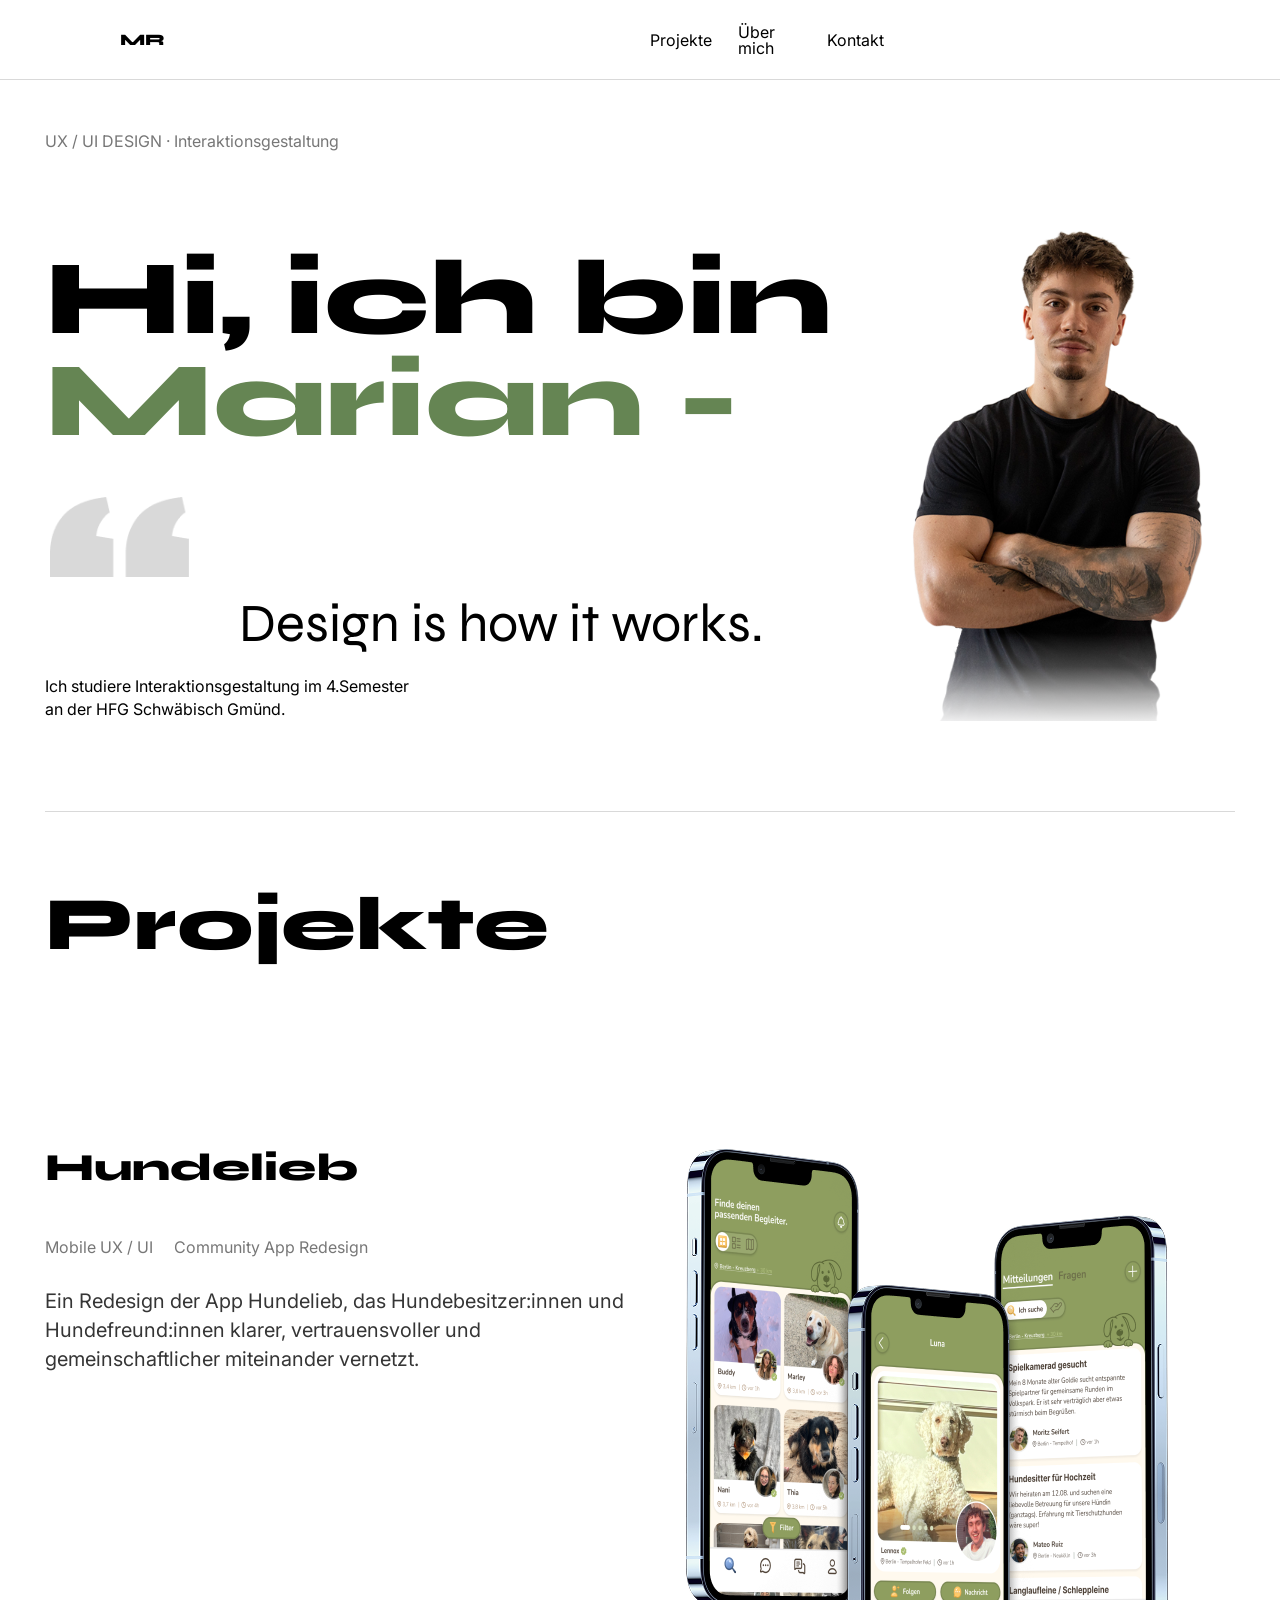
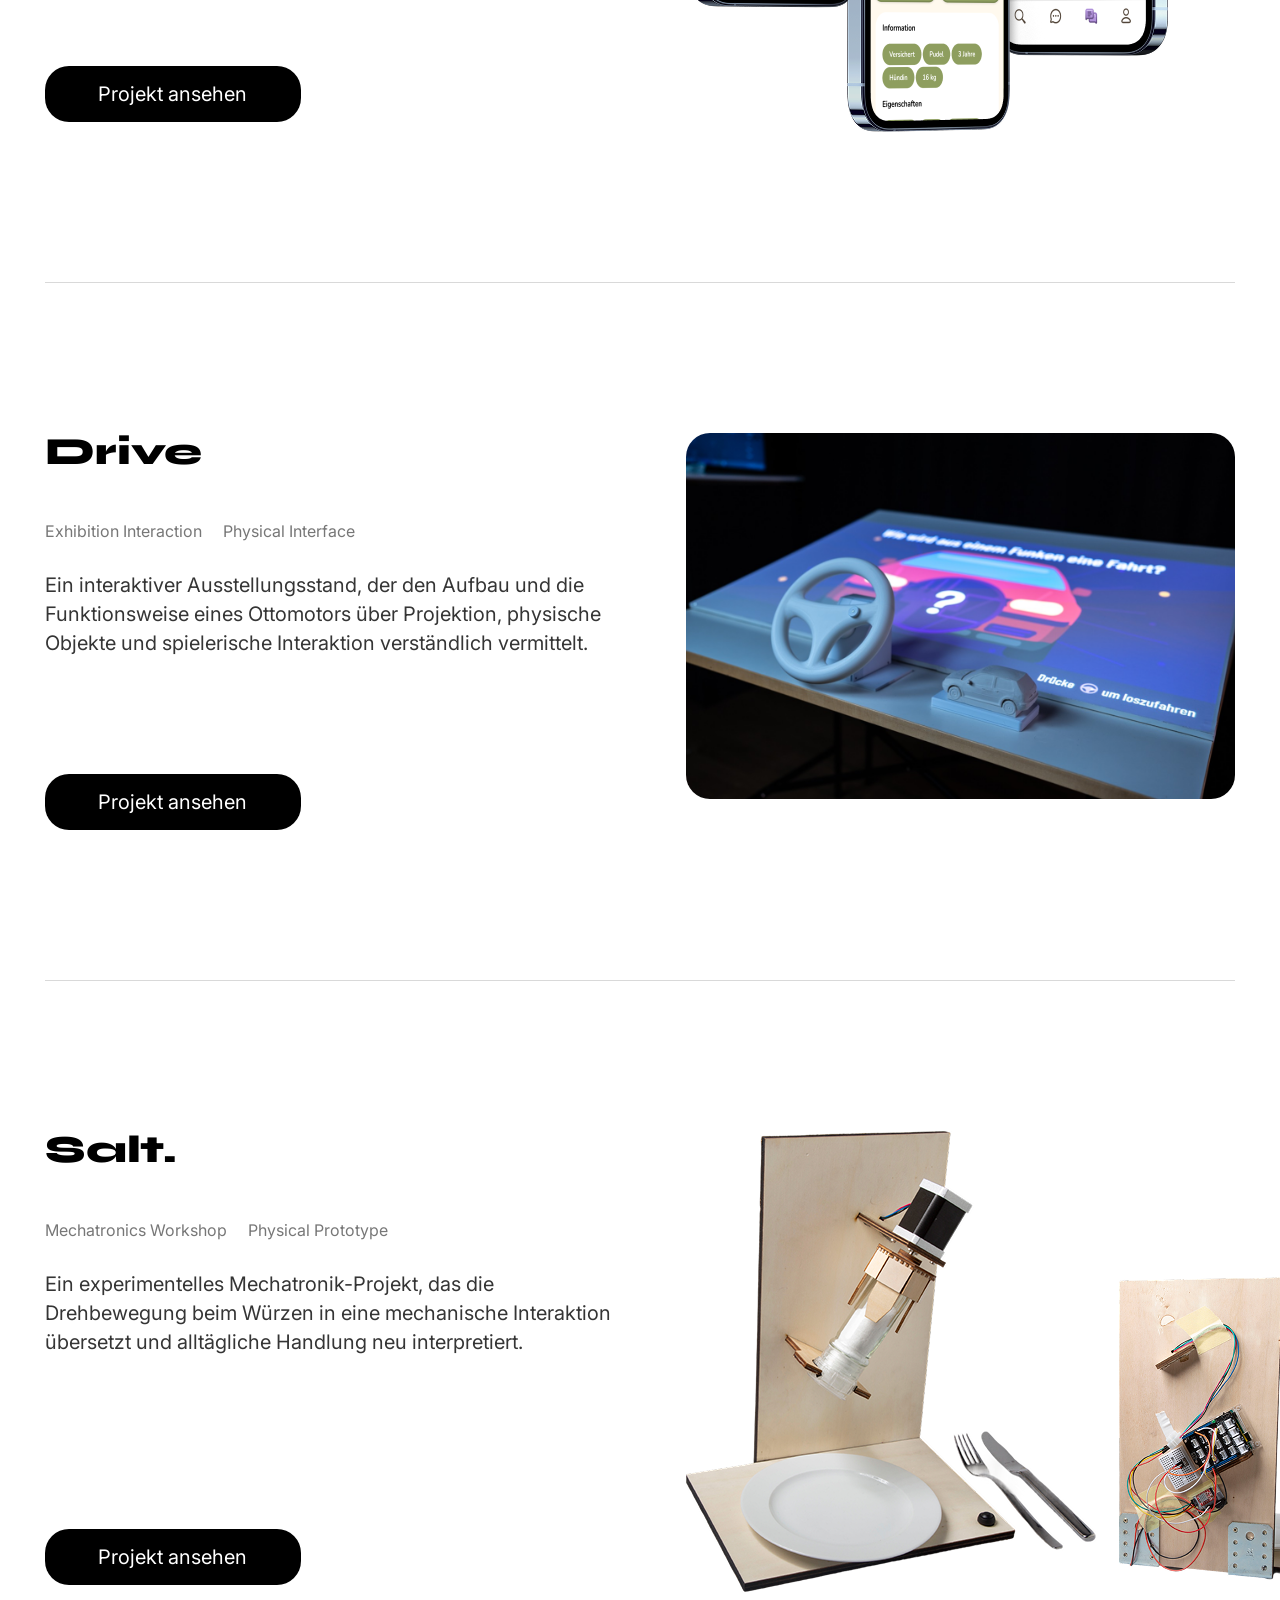
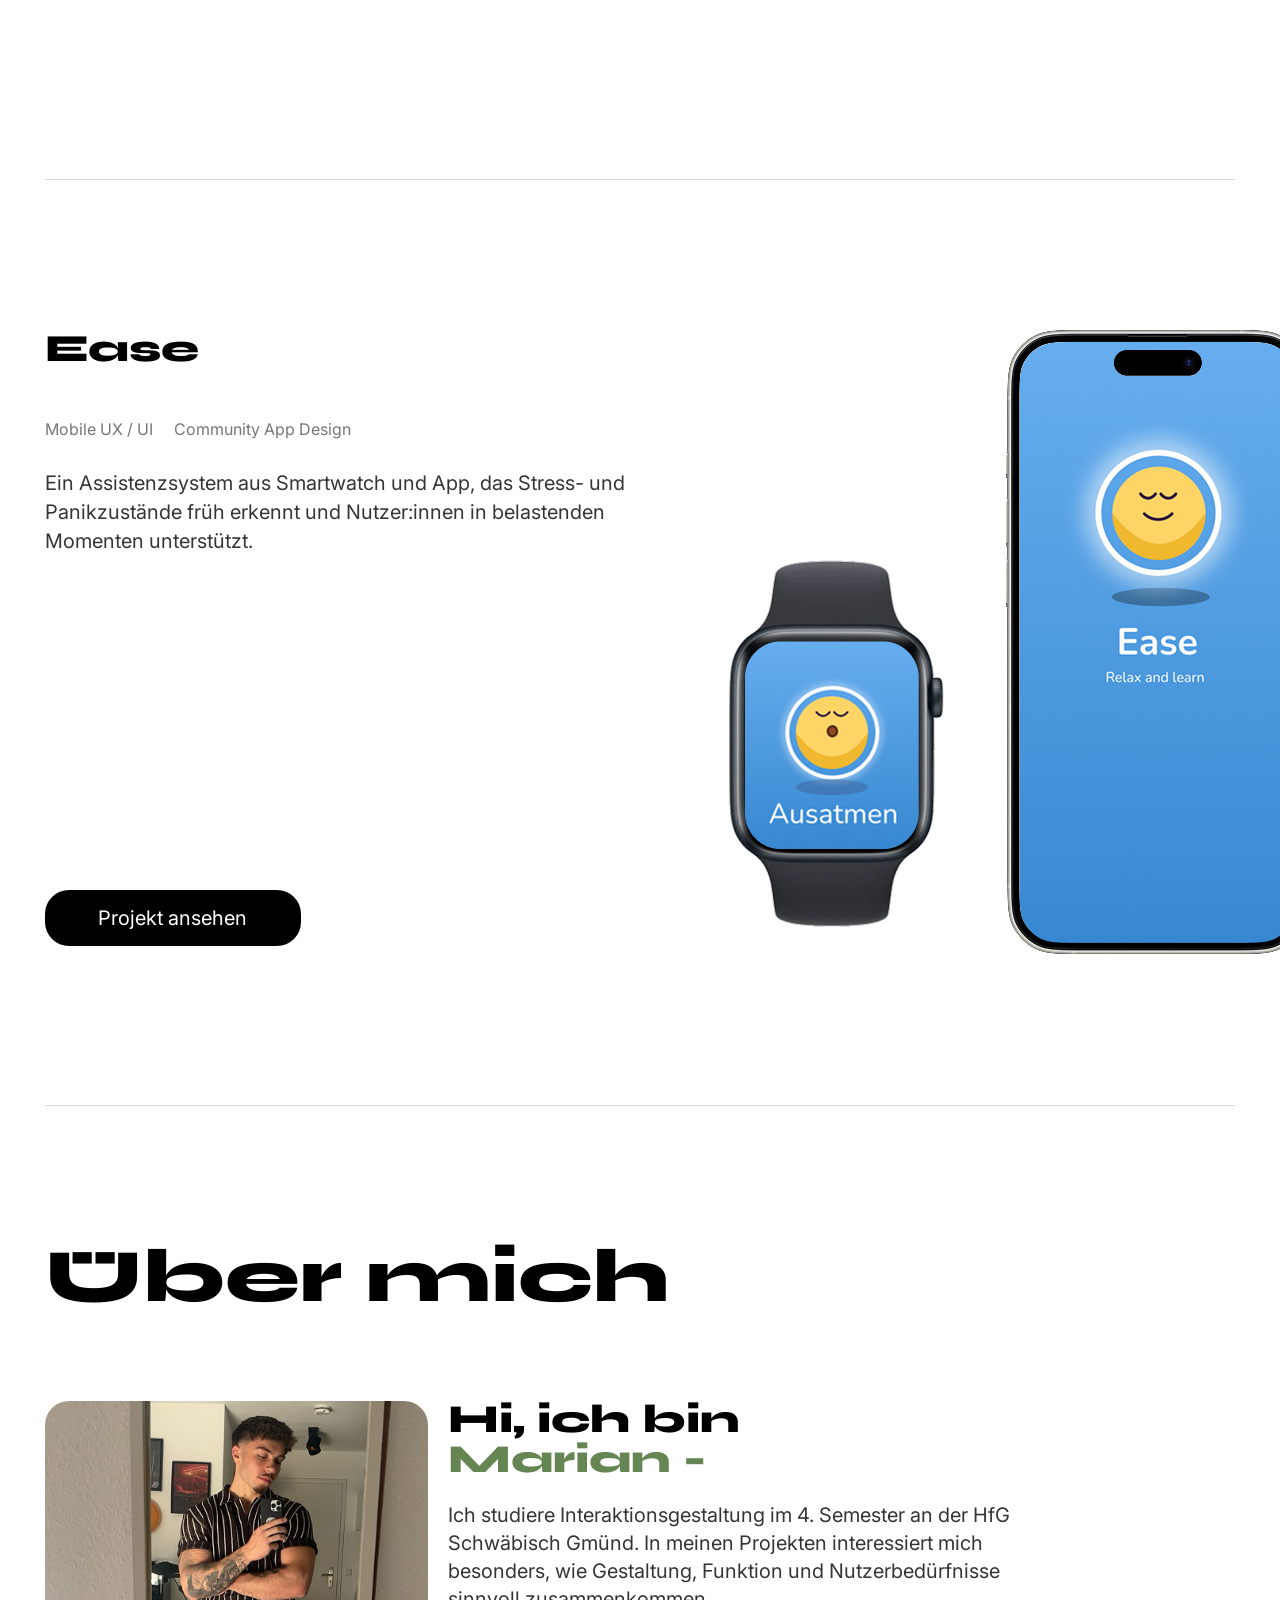
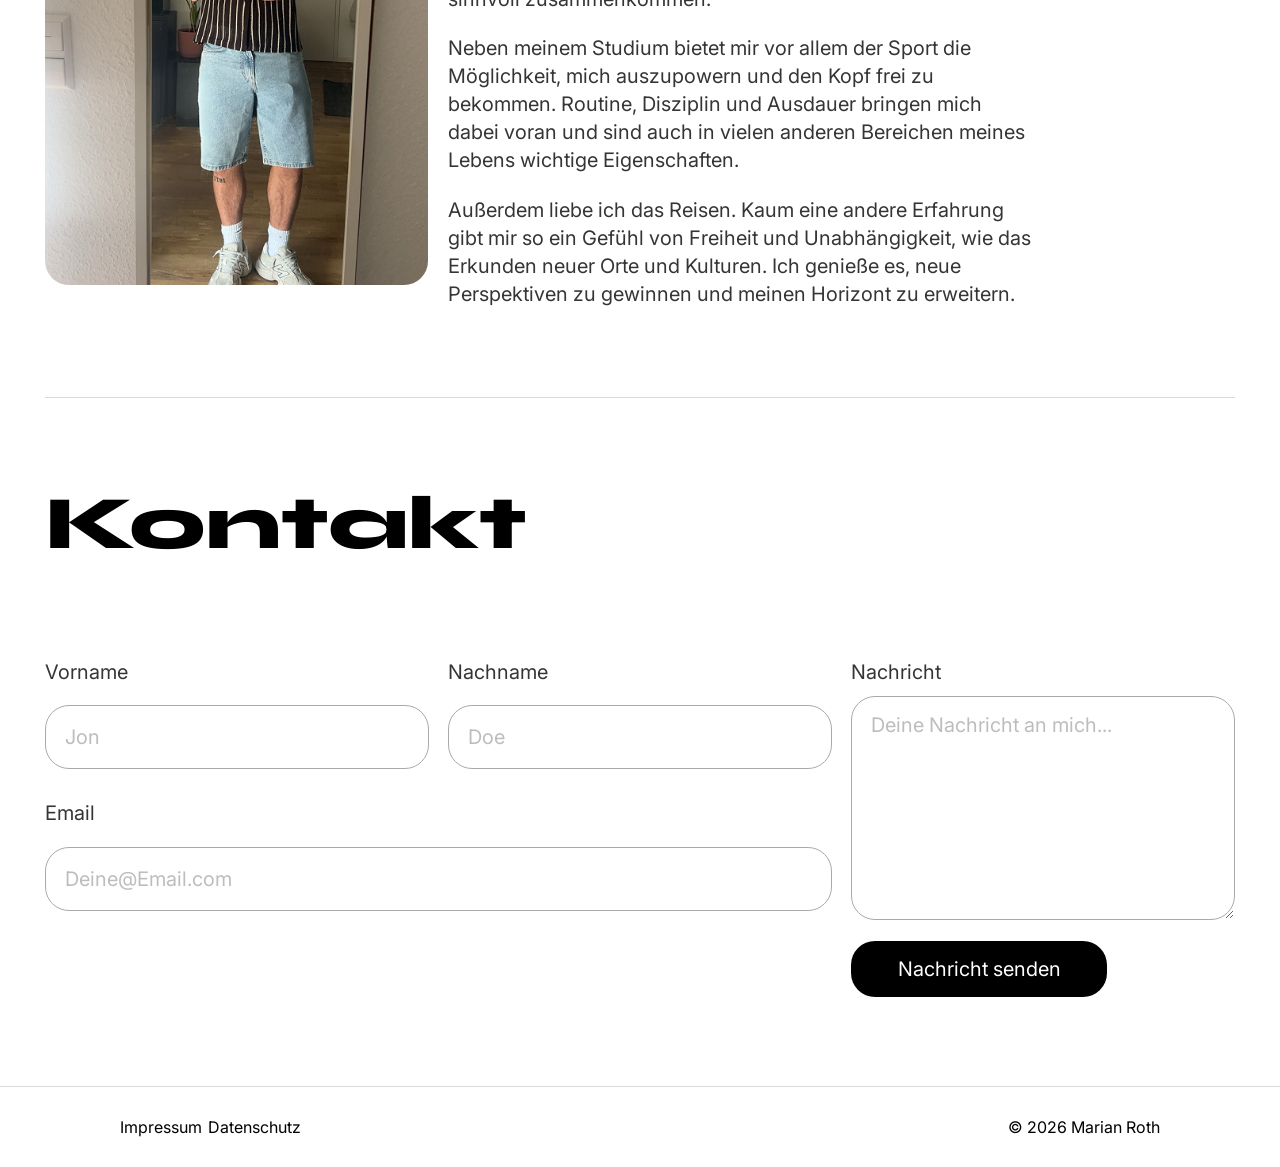
<file: index.html>
<!DOCTYPE html>
<html lang="de">
<head>
    <meta charset="UTF-8">
    <meta name="viewport" content="width=device-width, initial-scale=1.0">
    <title>Marian - UX/UI Design</title>
    <link rel="icon" href="./favicon.png?v=2" type="image/png" sizes="32x32">
    <link rel="shortcut icon" href="./favicon.png?v=2" type="image/png">
    <link rel="preconnect" href="https://fonts.googleapis.com">
    <link rel="preconnect" href="https://fonts.gstatic.com" crossorigin>
    <link href="https://fonts.googleapis.com/css2?family=Syne:wght@400;700;800&family=Inter:wght@400;500;600&display=swap" rel="stylesheet">
    <link rel="stylesheet" href="styles/components.css">
    <link rel="stylesheet" href="styles/index.css">
    <script src="components/navigation.js"></script>
    <script src="components/footer.js"></script>
</head>
<body class="home-page">
    <app-navigation></app-navigation>
    <div class="grid-debug" aria-hidden="true">
        <span></span><span></span><span></span><span></span><span></span><span></span>
        <span></span><span></span><span></span><span></span><span></span><span></span>
    </div>

    <main class="page-shell">
        <div class="content-container">
            <section class="section hero section-divider" aria-labelledby="hero-title">
                <div class="hero-grid">
                    <div class="hero-copy">
                        <p class="section-meta">UX / UI DESIGN &middot; Interaktionsgestaltung</p>
                        <header>
                            <h1 id="hero-title" class="hero-title">
                                <span class="greeting-line">Hi, ich bin</span>
                                <span class="accent name-line">Marian -</span>
                            </h1>
                        </header>

                        <figure class="hero-quote-wrap">
                            <img class="hero-quote-mark" src="images/quote.png?v=2" alt="" aria-hidden="true">
                            <blockquote class="hero-quote">Design is how it works.</blockquote>
                        </figure>

                        <p class="hero-intro">
                            Ich studiere Interaktionsgestaltung im 4.Semester<br>an der HFG Schw&auml;bisch Gm&uuml;nd.
                        </p>
                    </div>

                    <figure class="hero-media hero-media-main">
                        <img src="assets/images/Me.png" alt="Portrait von Marian">
                    </figure>
                </div>
            </section>

            <section id="projekte" class="section projects" aria-labelledby="projects-title">
                <header>
                    <h2 id="projects-title" class="section-title">Projekte</h2>
                </header>

                <article class="project-row section-divider">
                    <div class="project-copy">
                        <h3 class="project-title">Hundelieb</h3>
                        <p class="project-tags">
                            <span>Mobile UX / UI</span>
                            <span>Community App Redesign</span>
                        </p>
                        <p class="project-description">
                            Ein Redesign der App Hundelieb, das Hundebesitzer:innen und Hundefreund:innen klarer,
                            vertrauensvoller und gemeinschaftlicher miteinander vernetzt.
                        </p>
                        <a class="btn-primary project-button-hundelieb" href="projects/hundelieb.html">Projekt ansehen</a>
                    </div>

                    <figure class="project-media project-media-single project-media-hundelieb">
                        <img src="assets/images/Hundelieb/Blue.png" alt="Screens der Hundelieb App">
                    </figure>
                </article>

                <article class="project-row section-divider">
                    <div class="project-copy">
                        <h3 class="project-title">Drive</h3>
                        <p class="project-tags">
                            <span>Exhibition Interaction</span>
                            <span>Physical Interface</span>
                        </p>
                        <p class="project-description">
                            Ein interaktiver Ausstellungsstand, der den Aufbau und die Funktionsweise eines Ottomotors
                            &uuml;ber Projektion, physische Objekte und spielerische Interaktion verst&auml;ndlich vermittelt.
                        </p>
                        <a class="btn-primary project-button-drive" href="projects/drive.html">Projekt ansehen</a>
                    </div>

                    <figure class="project-media project-media-single project-media-drive">
                        <img src="assets/images/Drive/Hero.png" alt="Interaktiver Ausstellungsstand Moderne Autos">
                    </figure>
                </article>

                <article class="project-row section-divider">
                    <div class="project-copy">
                        <h3 class="project-title">Salt.</h3>
                        <p class="project-tags">
                            <span>Mechatronics Workshop</span>
                            <span>Physical Prototype</span>
                        </p>
                        <p class="project-description">
                            Ein experimentelles Mechatronik-Projekt, das die Drehbewegung beim W&uuml;rzen in eine
                            mechanische Interaktion &uuml;bersetzt und allt&auml;gliche Handlung neu interpretiert.
                        </p>
                        <a class="btn-primary project-button-salt" href="projects/salt.html">Projekt ansehen</a>
                    </div>

                    <figure class="project-media project-media-pair project-media-salt">
                        <img src="assets/images/Bildschirmfoto-2026-05-23-um-01.37.42-1.png" alt="Salt Projektansicht">
                        <img src="assets/images/Bildschirmfoto-2026-05-23-um-01.37.10-1.png" alt="Salt technische Details">
                    </figure>
                </article>

                <article class="project-row section-divider">
                    <div class="project-copy">
                        <h3 class="project-title">Ease</h3>
                        <p class="project-tags">
                            <span>Mobile UX / UI</span>
                            <span>Community App Design</span>
                        </p>
                        <p class="project-description">
                            Ein Assistenzsystem aus Smartwatch und App, das Stress- und Panikzust&auml;nde fr&uuml;h erkennt
                            und Nutzer:innen in belastenden Momenten unterst&uuml;tzt.
                        </p>
                        <a class="btn-primary project-button-app-design" href="projects/ease.html">Projekt ansehen</a>
                    </div>

                    <figure class="project-media project-media-pair app-media-pair project-media-ease">
                        <img src="assets/images/Group-1390.png" alt="Ease Smartwatch Ansicht">
                        <img src="assets/images/Group-1389.png" alt="Ease App Ansicht auf Smartphone">
                    </figure>
                </article>
            </section>

            <section id="about-me" class="section about section-divider" aria-labelledby="about-title">
                <header>
                    <h2 id="about-title" class="section-title">&Uuml;ber mich</h2>
                </header>

                <div class="about-grid">
                    <div class="about-gallery-slideshow" data-about-slideshow>
                        <img class="about-gallery-image about-gallery-current" src="assets/images/Aboutme/Outfit.png" alt="Outfit und persönlicher Stil">
                        <img class="about-gallery-image about-gallery-next" src="assets/images/Aboutme/Thailand.png" alt="Abenteuer und Reisen in Thailand">
                    </div>

                    <div class="about-copy">
                        <h3 class="about-headline">
                            <span class="greeting-line">Hi, ich bin</span>
                            <span class="accent name-line">Marian -</span>
                        </h3>
                        <p>
                            Ich studiere Interaktionsgestaltung im 4. Semester an der HfG Schw&auml;bisch Gm&uuml;nd. In meinen
                            Projekten interessiert mich besonders, wie Gestaltung, Funktion und Nutzerbed&uuml;rfnisse sinnvoll
                            zusammenkommen.
                        </p>
                        <p>
                            Neben meinem Studium bietet mir vor allem der Sport die M&ouml;glichkeit, mich auszupowern und 
                            den Kopf frei zu bekommen. Routine, Disziplin und Ausdauer bringen mich dabei voran und sind auch
                            in vielen anderen Bereichen meines Lebens wichtige Eigenschaften.
                        </p>
                        <p>
                            Au&szlig;erdem liebe ich das Reisen. Kaum eine andere Erfahrung gibt mir so ein Gefühl von Freiheit und Unabhängigkeit, 
                            wie das Erkunden neuer Orte und Kulturen. Ich genieße es, neue Perspektiven zu gewinnen und meinen Horizont zu erweitern.
                        </p>
                    </div>
                </div>
            </section>

            <section id="contact" class="section contact" aria-labelledby="contact-title">
                <header>
                    <h2 id="contact-title" class="section-title">Kontakt</h2>
                </header>

                <form id="contact-form" class="contact-form" novalidate>
                    <div class="contact-grid">
                        <div class="form-field field-firstname">
                            <label for="vorname">Vorname</label>
                            <input id="vorname" name="vorname" type="text" placeholder="Jon" required>
                        </div>

                        <div class="form-field field-lastname">
                            <label for="nachname">Nachname</label>
                            <input id="nachname" name="nachname" type="text" placeholder="Doe" required>
                        </div>

                        <div class="form-field field-email">
                            <label for="email">Email</label>
                            <input id="email" name="email" type="email" placeholder="Deine@Email.com" required>
                        </div>

                        <div class="form-field field-message">
                            <label for="nachricht">Nachricht</label>
                            <textarea id="nachricht" name="nachricht" placeholder="Deine Nachricht an mich..." required></textarea>
                        </div>

                        <button type="submit" class="btn-primary contact-submit">Nachricht senden</button>
                    </div>
                </form>
            </section>
        </div>
    </main>

    <app-footer></app-footer>

    <script>
        const contactForm = document.getElementById('contact-form');

        contactForm.addEventListener('submit', function (event) {
            event.preventDefault();

            const firstName = this.elements.vorname.value.trim();
            const lastName = this.elements.nachname.value.trim();
            const senderEmail = this.elements.email.value.trim();
            const message = this.elements.nachricht.value.trim();

            const subject = encodeURIComponent('Kontaktformular Website');
            const body = encodeURIComponent(
                'Name: ' + firstName + ' ' + lastName + '\n' +
                'E-Mail: ' + senderEmail + '\n\n' +
                'Nachricht:\n' + message
            );

            window.location.href = 'mailto:marian.roth@hfg-gmuend.de?subject=' + subject + '&body=' + body;
        });

        /* About Gallery Auto-Play Slideshow with Cross-Fade */
        (() => {
            const slideshow = document.querySelector("[data-about-slideshow]");
            if (!slideshow) {
                return;
            }

            const images = [
                "assets/images/Aboutme/Outfit.png",
                "assets/images/Aboutme/Thailand.png",
                "assets/images/Aboutme/Gym.png",
                "assets/images/Aboutme/Norwegen.png"
            ];

            const alts = [
                "Outfit und persönlicher Stil",
                "Abenteuer und Reisen in Thailand",
                "Marian beim Sport im Gym",
                "Reiseabenteuer in Norwegen"
            ];

            let currentIndex = 0;
            const currentImg = slideshow.querySelector(".about-gallery-current");
            const nextImg = slideshow.querySelector(".about-gallery-next");

            const transitionToNextImage = () => {
                // Prepare next image
                const nextIndex = (currentIndex + 1) % images.length;
                nextImg.src = images[nextIndex];
                nextImg.alt = alts[nextIndex];

                // Trigger fade transition
                currentImg.classList.add("fade-out");
                nextImg.classList.add("fade-in");

                // After transition completes, swap roles
                setTimeout(() => {
                    currentIndex = nextIndex;
                    currentImg.src = images[currentIndex];
                    currentImg.alt = alts[currentIndex];
                    currentImg.classList.remove("fade-out");
                    nextImg.classList.remove("fade-in");
                    nextImg.style.opacity = "0";
                }, 1200);
            };

            // Change image every 4 seconds
            setInterval(transitionToNextImage, 4000);
        })();
    </script>
 </body>
 </html>
</file>
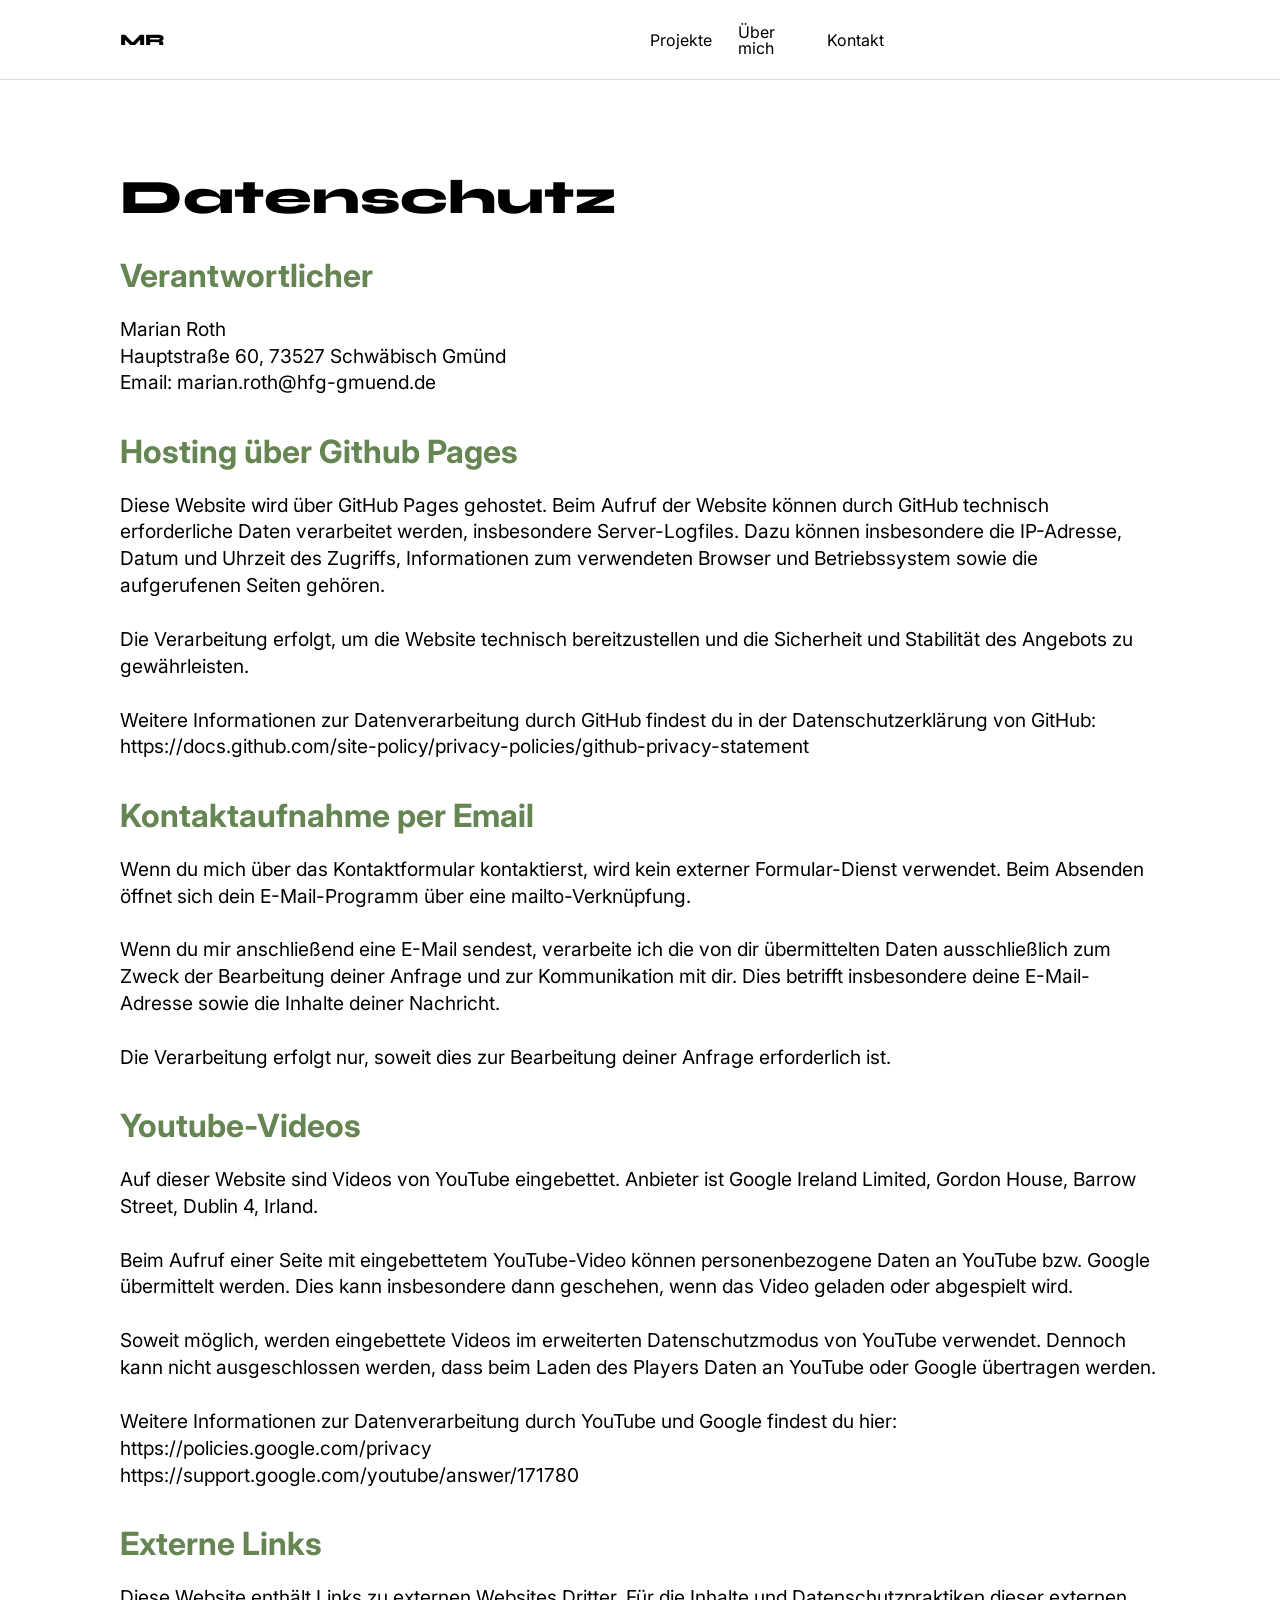
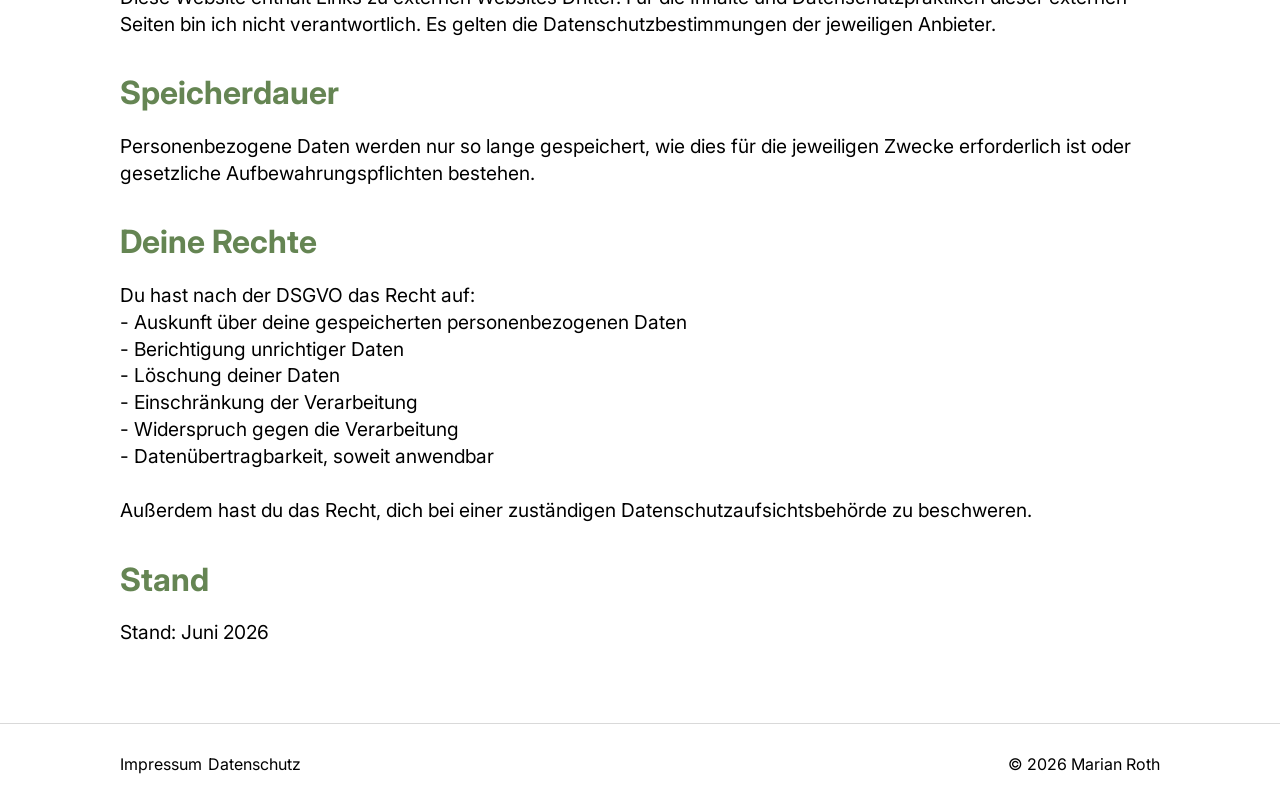
<file: footer/datenschutz.html>
<!DOCTYPE html>
<html lang="de">
<head>
	<meta charset="UTF-8">
	<meta name="viewport" content="width=device-width, initial-scale=1.0">
	<title>Datenschutz - Marian Portfolio</title>
	<link rel="stylesheet" href="../styles/components.css">
	<link rel="preconnect" href="https://fonts.googleapis.com">
	<link rel="preconnect" href="https://fonts.gstatic.com" crossorigin>
	<link href="https://fonts.googleapis.com/css2?family=Syne:wght@400;700;800&family=Inter:wght@400;500;600;700&display=swap" rel="stylesheet">
	<script src="../components/navigation.js"></script>
	<script src="../components/footer.js"></script>
	<style>
		html,
		body {
			min-height: 100%;
		}

		body.datenschutz-layout {
			min-height: 100vh;
			display: flex;
			flex-direction: column;
			background: var(--bg);
		}

		.datenschutz-main {
			flex: 1;
			width: min(var(--container-max), calc(100% - (2 * var(--page-grid-margin))));
			margin: 0 auto;
			padding-top: calc(130px + clamp(2rem, 3.5vw, 3rem));
			padding-bottom: clamp(4rem, 6vw, 6rem);
			display: grid;
			grid-template-columns: repeat(12, minmax(0, 1fr));
			column-gap: var(--page-grid-gutter);
			row-gap: clamp(2rem, 2.8vw, 2.8rem);
		}

		.datenschutz-title {
			grid-column: 1 / 13;
			margin: 0;
			color: var(--text);
			font-size: clamp(2.4rem, 3.8vw, 3rem);
			font-family: 'Syne', sans-serif;
			font-weight: 800;
			line-height: 0.95;
		}

		.datenschutz-section {
			grid-column: 1 / 13;
			display: grid;
			row-gap: clamp(1rem, 1.6vw, 1.3rem);
		}

		.datenschutz-subtitle {
			margin: 0;
			color: var(--headline-accent);
			font-size: clamp(1.6rem, 2.5vw, 2rem);
			font-family: 'Inter', sans-serif;
			font-weight: 700;
		}

		.datenschutz-text {
			margin: 0;
			color: var(--text);
			font-size: clamp(1rem, 1.5vw, 1.25rem);
			font-family: 'Inter', sans-serif;
			font-weight: 400;
			line-height: 1.4;
		}

		.datenschutz-text a {
			color: inherit;
			text-decoration: none;
			overflow-wrap: anywhere;
		}

		.datenschutz-text a:hover {
			opacity: 0.7;
		}

		app-footer {
			display: block;
			margin-top: auto;
		}

		@media (max-width: 1024px) {
			.datenschutz-main {
				width: min(var(--container-max), calc(100% - 96px));
			}
		}

		@media (max-width: 768px) {
			.datenschutz-main {
				width: min(var(--container-max), calc(100% - 2.5rem));
				padding-top: calc(32px + 2rem);
				row-gap: 2rem;
			}
		}
	</style>
</head>
<body class="datenschutz-layout">
	<app-navigation></app-navigation>

	<main class="page-shell datenschutz-main">
		<h1 class="datenschutz-title">Datenschutz</h1>

		<section class="datenschutz-section responsible">
			<h2 class="datenschutz-subtitle">Verantwortlicher</h2>
			<p class="datenschutz-text">
				Marian Roth<br>
				Hauptstraße 60, 73527 Schwäbisch Gmünd<br>
				Email: marian.roth@hfg-gmuend.de
			</p>
		</section>

		<section class="datenschutz-section hosting">
			<h2 class="datenschutz-subtitle">Hosting über Github Pages</h2>
			<p class="datenschutz-text">
				Diese Website wird über GitHub Pages gehostet. Beim Aufruf der Website können durch GitHub technisch erforderliche Daten verarbeitet werden, insbesondere Server-Logfiles. Dazu können insbesondere die IP-Adresse, Datum und Uhrzeit des Zugriffs, Informationen zum verwendeten Browser und Betriebssystem sowie die aufgerufenen Seiten gehören.<br><br>
				Die Verarbeitung erfolgt, um die Website technisch bereitzustellen und die Sicherheit und Stabilität des Angebots zu gewährleisten.<br><br>
				Weitere Informationen zur Datenverarbeitung durch GitHub findest du in der Datenschutzerklärung von GitHub:<br>
				<a href="https://docs.github.com/site-policy/privacy-policies/github-privacy-statement">https://docs.github.com/site-policy/privacy-policies/github-privacy-statement</a>
			</p>
		</section>

		<section class="datenschutz-section contact">
			<h2 class="datenschutz-subtitle">Kontaktaufnahme per Email</h2>
			<p class="datenschutz-text">
				Wenn du mich über das Kontaktformular kontaktierst, wird kein externer Formular-Dienst verwendet. Beim Absenden öffnet sich dein E-Mail-Programm über eine mailto-Verknüpfung.<br><br>
				Wenn du mir anschließend eine E-Mail sendest, verarbeite ich die von dir übermittelten Daten ausschließlich zum Zweck der Bearbeitung deiner Anfrage und zur Kommunikation mit dir. Dies betrifft insbesondere deine E-Mail-Adresse sowie die Inhalte deiner Nachricht.<br><br>
				Die Verarbeitung erfolgt nur, soweit dies zur Bearbeitung deiner Anfrage erforderlich ist.
			</p>
		</section>

		<section class="datenschutz-section youtube">
			<h2 class="datenschutz-subtitle">Youtube-Videos</h2>
			<p class="datenschutz-text">
				Auf dieser Website sind Videos von YouTube eingebettet. Anbieter ist Google Ireland Limited, Gordon House, Barrow Street, Dublin 4, Irland.<br><br>
				Beim Aufruf einer Seite mit eingebettetem YouTube-Video können personenbezogene Daten an YouTube bzw. Google übermittelt werden. Dies kann insbesondere dann geschehen, wenn das Video geladen oder abgespielt wird.<br><br>
				Soweit möglich, werden eingebettete Videos im erweiterten Datenschutzmodus von YouTube verwendet. Dennoch kann nicht ausgeschlossen werden, dass beim Laden des Players Daten an YouTube oder Google übertragen werden.<br><br>
				Weitere Informationen zur Datenverarbeitung durch YouTube und Google findest du hier:<br>
				<a href="https://policies.google.com/privacy">https://policies.google.com/privacy</a><br>
				<a href="https://support.google.com/youtube/answer/171780">https://support.google.com/youtube/answer/171780</a>
			</p>
		</section>

		<section class="datenschutz-section links">
			<h2 class="datenschutz-subtitle">Externe Links</h2>
			<p class="datenschutz-text">
				Diese Website enthält Links zu externen Websites Dritter. Für die Inhalte und Datenschutzpraktiken dieser externen Seiten bin ich nicht verantwortlich. Es gelten die Datenschutzbestimmungen der jeweiligen Anbieter.
			</p>
		</section>

		<section class="datenschutz-section storage">
			<h2 class="datenschutz-subtitle">Speicherdauer</h2>
			<p class="datenschutz-text">
				Personenbezogene Daten werden nur so lange gespeichert, wie dies für die jeweiligen Zwecke erforderlich ist oder gesetzliche Aufbewahrungspflichten bestehen.
			</p>
		</section>

		<section class="datenschutz-section rights">
			<h2 class="datenschutz-subtitle">Deine Rechte</h2>
			<p class="datenschutz-text">
				Du hast nach der DSGVO das Recht auf:<br>
				- Auskunft über deine gespeicherten personenbezogenen Daten<br>
				- Berichtigung unrichtiger Daten<br>
				- Löschung deiner Daten<br>
				- Einschränkung der Verarbeitung<br>
				- Widerspruch gegen die Verarbeitung<br>
				- Datenübertragbarkeit, soweit anwendbar<br><br>
				Außerdem hast du das Recht, dich bei einer zuständigen Datenschutzaufsichtsbehörde zu beschweren.
			</p>
		</section>

		<section class="datenschutz-section status">
			<h2 class="datenschutz-subtitle">Stand</h2>
			<p class="datenschutz-text">Stand: Juni 2026</p>
		</section>
	</main>

	<app-footer></app-footer>

	<script>
		if ('scrollRestoration' in history) {
			history.scrollRestoration = 'manual';
		}

		window.addEventListener('pageshow', () => {
			window.scrollTo(0, 0);
		});
	</script>
</body>
</html>
</file>
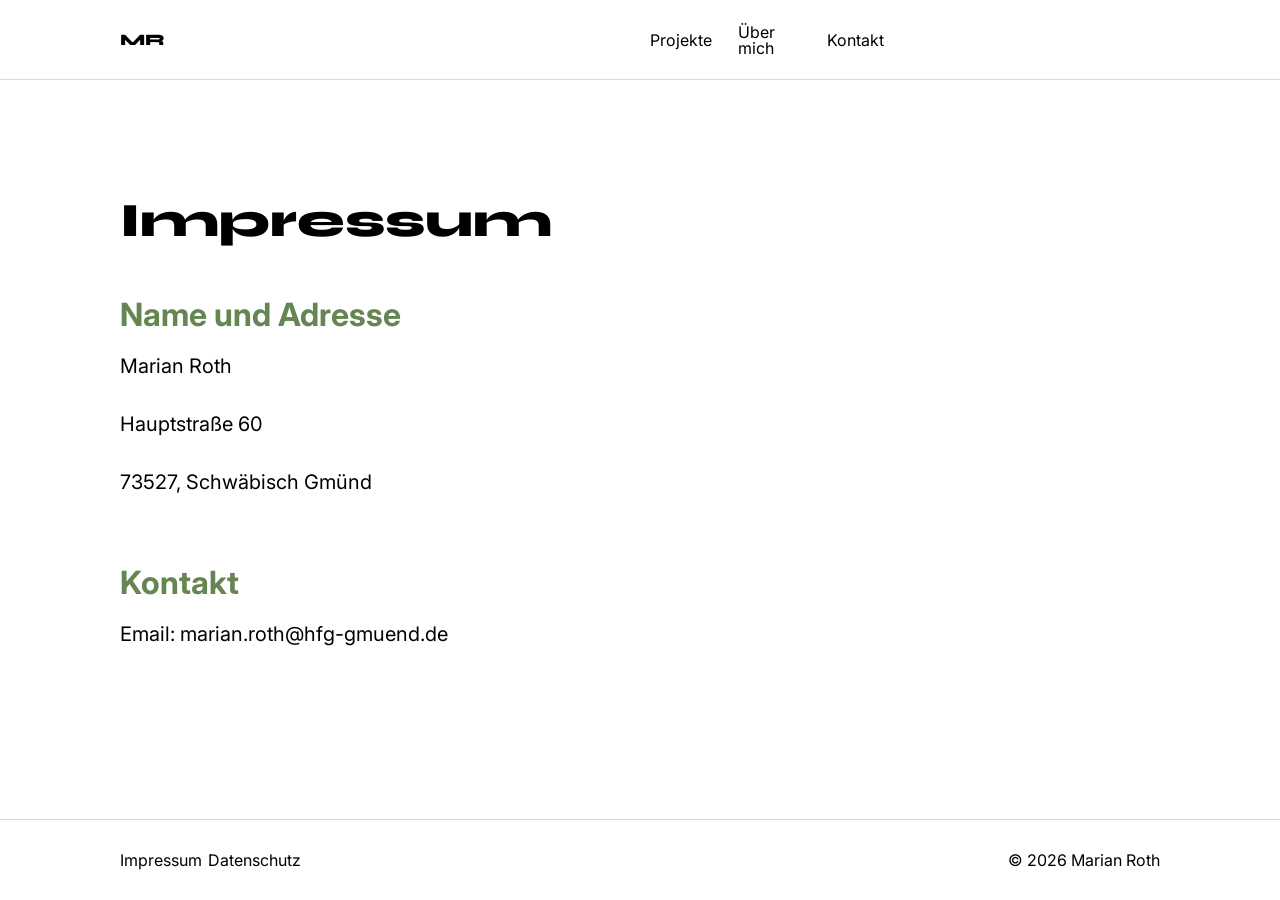
<file: footer/impressum.html>
<!DOCTYPE html>
<html lang="de">
<head>
	<meta charset="UTF-8">
	<meta name="viewport" content="width=device-width, initial-scale=1.0">
	<title>Impressum - Marian Portfolio</title>
	<link rel="stylesheet" href="../styles/components.css">
	<link rel="preconnect" href="https://fonts.googleapis.com">
	<link rel="preconnect" href="https://fonts.gstatic.com" crossorigin>
	<link href="https://fonts.googleapis.com/css2?family=Syne:wght@400;700;800&family=Inter:wght@400;500;600;700&display=swap" rel="stylesheet">
	<script src="../components/navigation.js"></script>
	<script src="../components/footer.js"></script>
	<style>
		html,
		body {
			height: 100%;
		}

		body.impressum-layout {
			min-height: 100vh;
			display: flex;
			flex-direction: column;
			background: white;
		}

		.impressum-main {
			position: relative;
			flex: 1;
			min-height: 0;
		}

		.impressum-title {
			position: absolute;
			left: 120px;
			top: 160px;
			color: black;
			font-size: 48px;
			font-family: 'Syne', sans-serif;
			font-weight: 800;
		}

		.impressum-subtitle {
			position: absolute;
			left: 120px;
			color: #658553;
			font-size: 32px;
			font-family: 'Inter', sans-serif;
			font-weight: 700;
		}

		.impressum-subtitle.address {
			top: 268px;
		}

		.impressum-subtitle.contact {
			top: 536px;
		}

		.impressum-text {
			position: absolute;
			left: 120px;
			color: black;
			font-size: 20px;
			font-family: 'Inter', sans-serif;
			font-weight: 400;
			line-height: 1.45;
		}

		.impressum-text.address {
			top: 332px;
		}

		.impressum-text.contact {
			top: 600px;
		}

		app-footer {
			display: block;
			margin-top: auto;
		}
	</style>
</head>
<body class="impressum-layout">
	<app-navigation></app-navigation>

	<main class="impressum-main">
		<h1 class="impressum-title">Impressum</h1>
		<h2 class="impressum-subtitle address">Name und Adresse</h2>
		<h2 class="impressum-subtitle contact">Kontakt</h2>

		<p class="impressum-text address">
			Marian Roth<br><br>
			Hauptstraße 60<br><br>
			73527, Schwäbisch Gmünd
		</p>

		<p class="impressum-text contact">Email: marian.roth@hfg-gmuend.de</p>
	</main>

	<app-footer></app-footer>
</body>
</html>
</file>
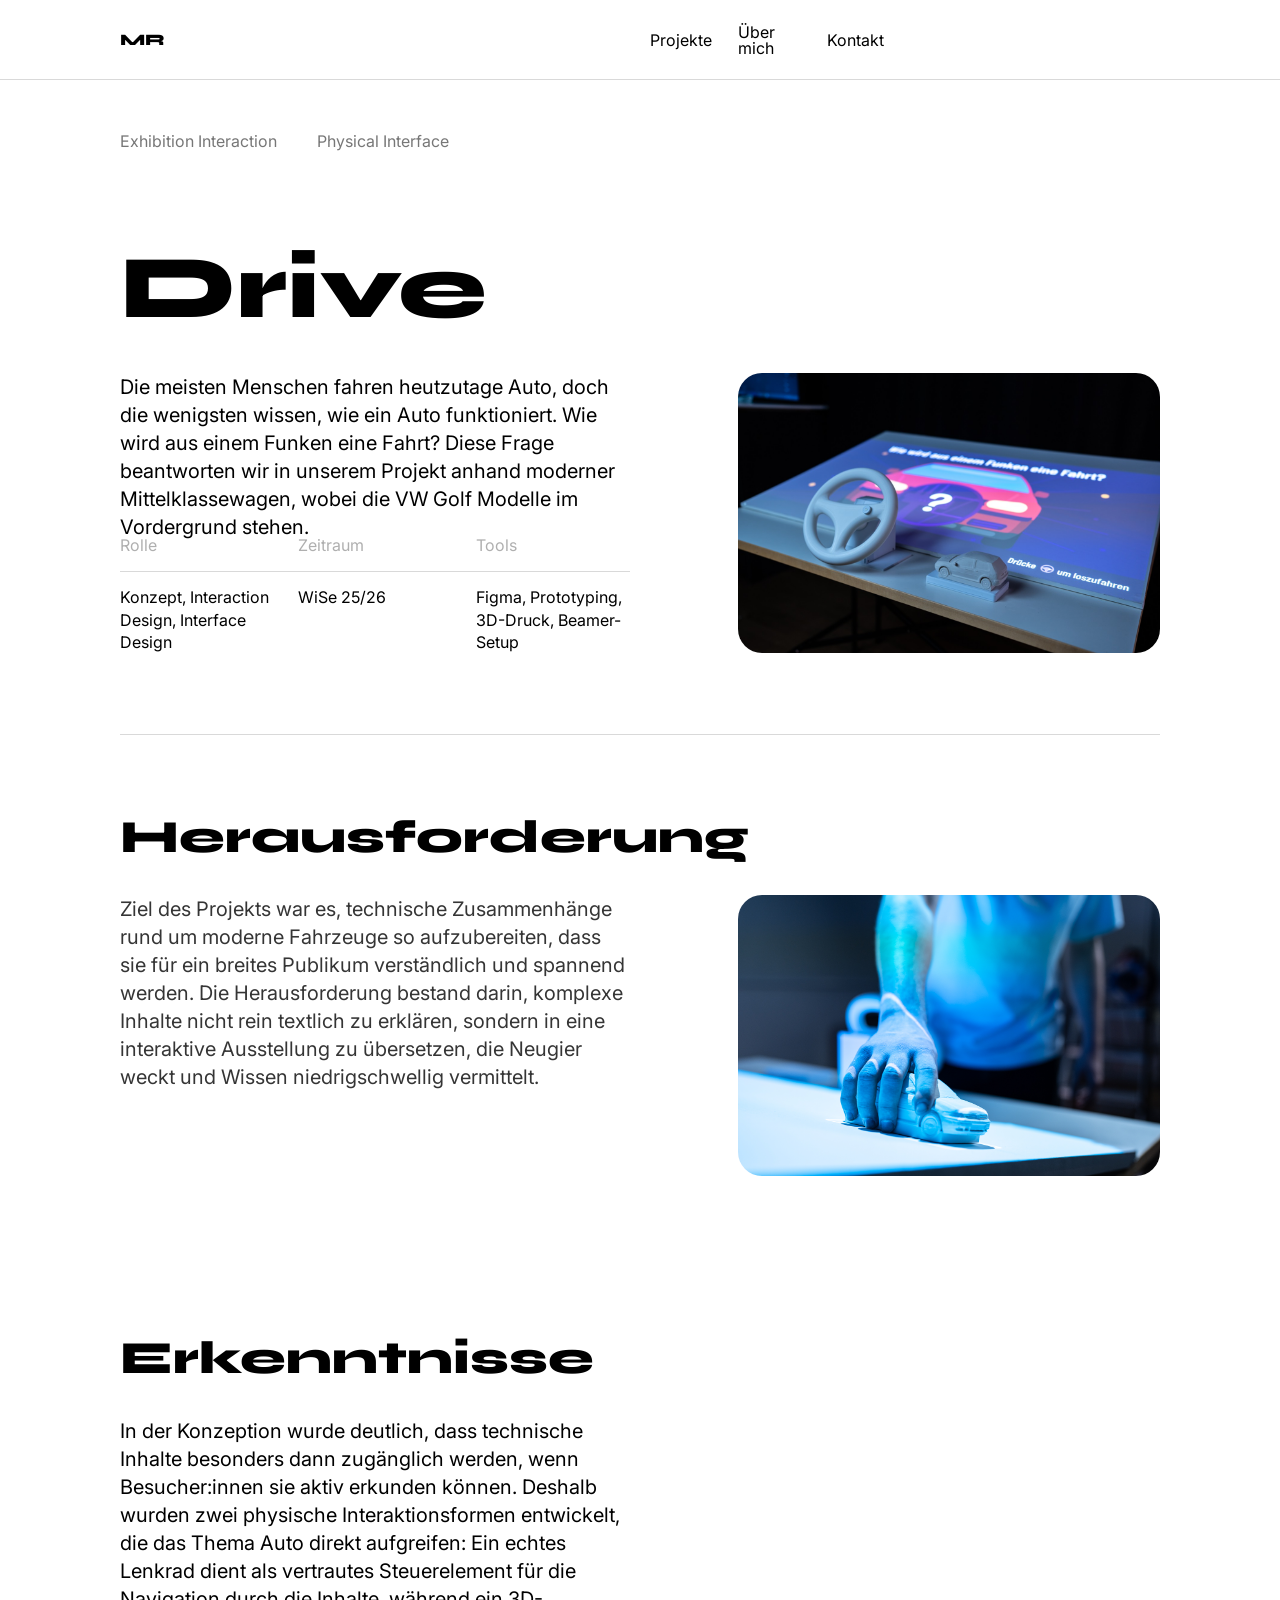
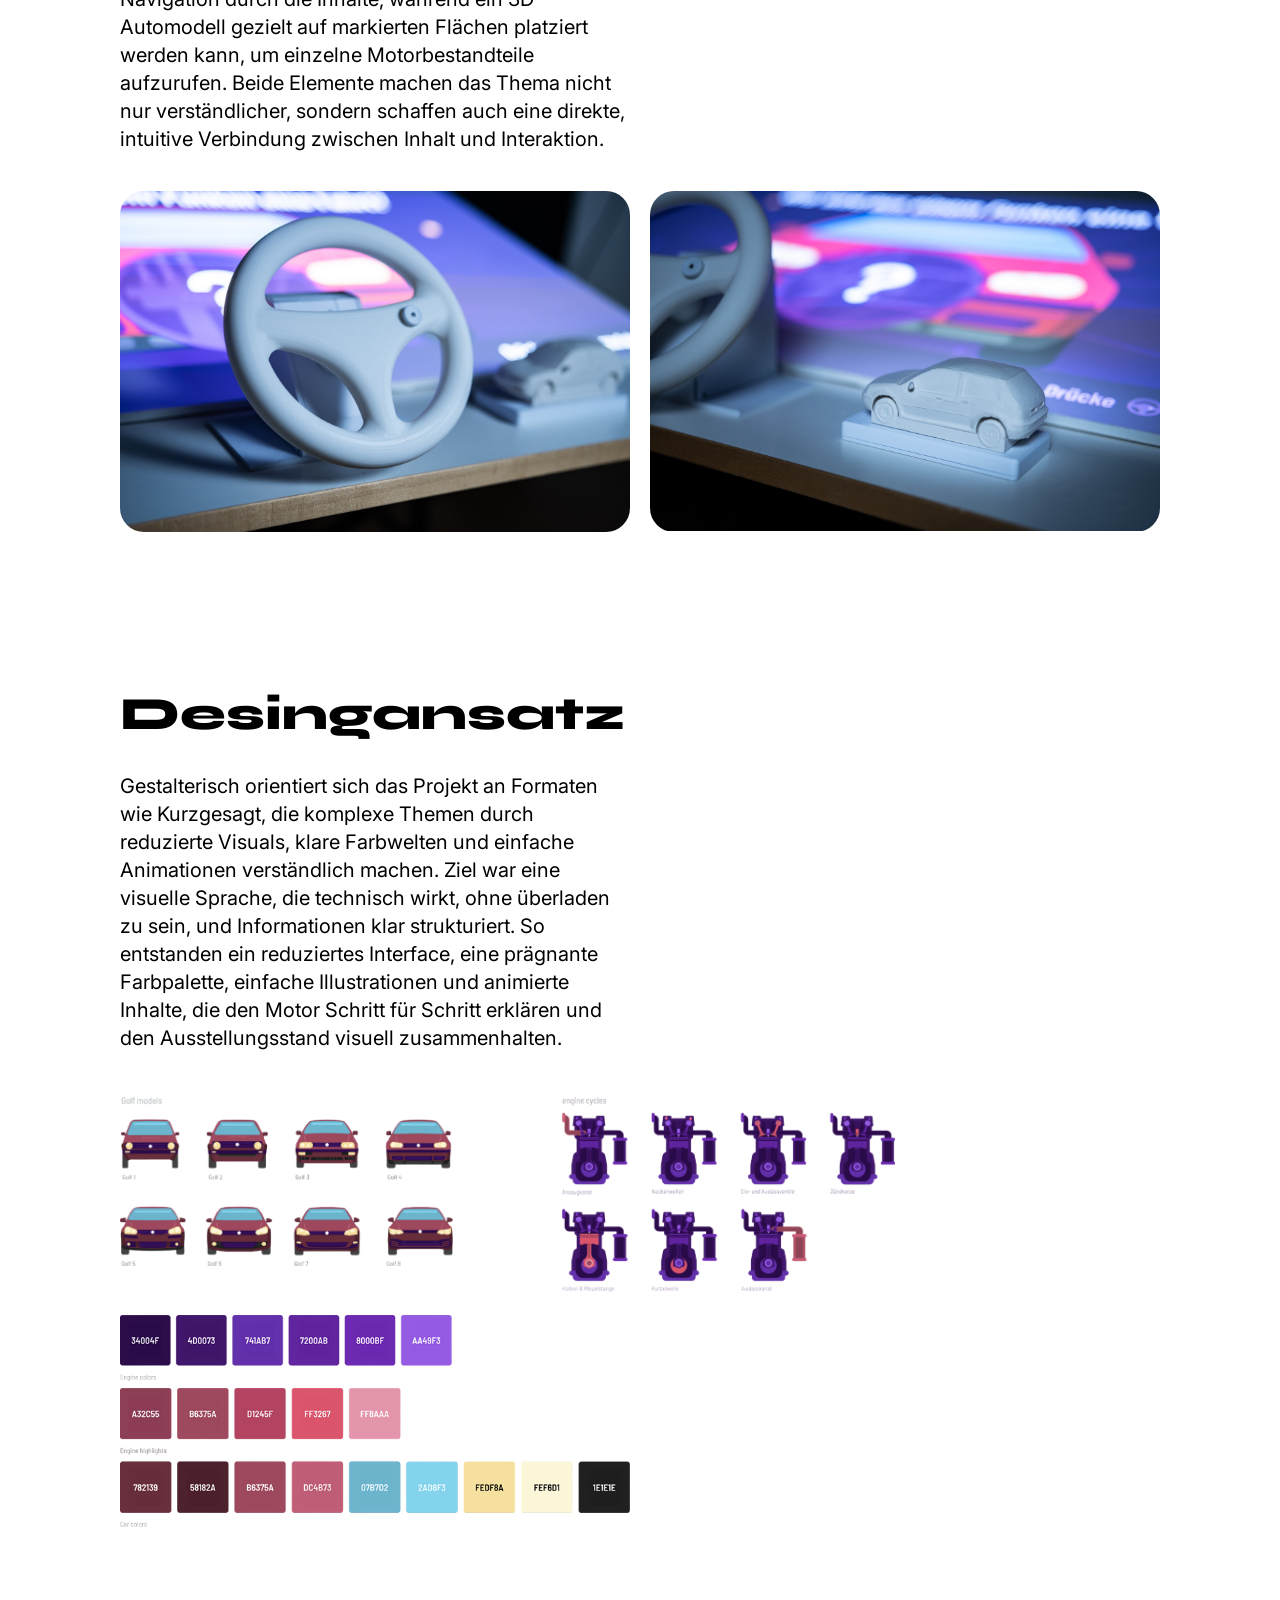
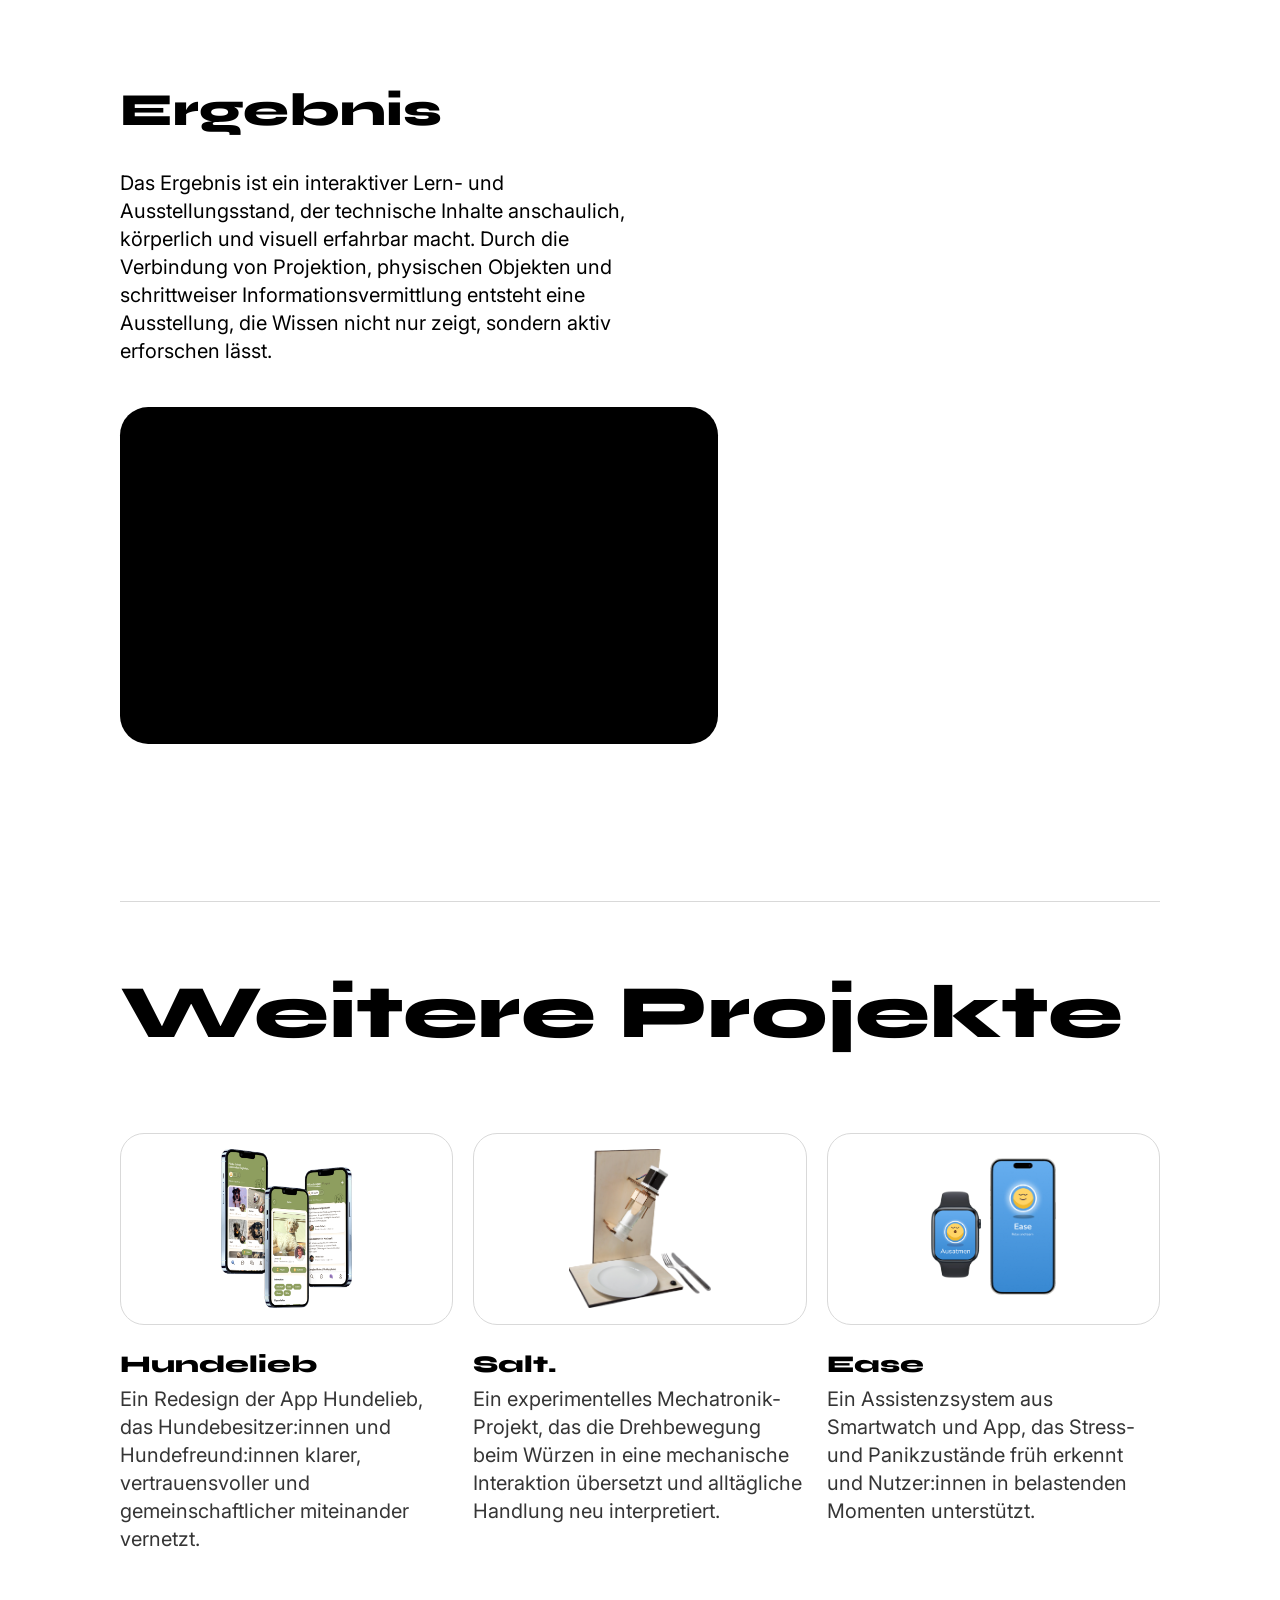
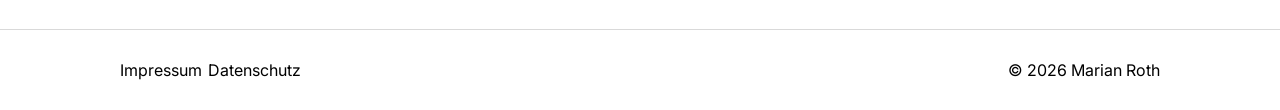
<file: projects/drive.html>
<!DOCTYPE html>
<html lang="de">
<head>
	<meta charset="UTF-8">
	<meta name="viewport" content="width=device-width, initial-scale=1.0">
	<title>Drive - Marian Portfolio</title>
	<link rel="preconnect" href="https://fonts.googleapis.com">
	<link rel="preconnect" href="https://fonts.gstatic.com" crossorigin>
	<link href="https://fonts.googleapis.com/css2?family=Syne:wght@400;700;800&family=Inter:wght@400;500;600&family=Bricolage+Grotesque:wght@400&display=swap" rel="stylesheet">
	<link rel="stylesheet" href="../styles/components.css">
	<link rel="stylesheet" href="../styles/projects.css">
	<script src="../components/navigation.js"></script>
	<script src="../components/related-projects.js"></script>
	<script src="../components/footer.js"></script>
</head>
<body class="project-page-drive">
	<app-navigation></app-navigation>
	<div class="grid-debug" aria-hidden="true">
		<span></span><span></span><span></span><span></span><span></span><span></span>
		<span></span><span></span><span></span><span></span><span></span><span></span>
	</div>

	<main class="page-shell">
		<div class="content-container drive-layout">
			<section class="section drive-hero section-divider" aria-labelledby="drive-title">
				<div class="drive-copy-head">
					<p class="drive-meta">
						<span>Exhibition Interaction</span>
						<span>Physical Interface</span>
					</p>
					<h1 id="drive-title" class="drive-title">Drive</h1>
				</div>

				<p class="drive-lead">
					Die meisten Menschen fahren heutzutage Auto, doch die wenigsten wissen, wie ein Auto funktioniert.
					Wie wird aus einem Funken eine Fahrt? Diese Frage beantworten wir in unserem Projekt anhand
					moderner Mittelklassewagen, wobei die VW Golf Modelle im Vordergrund stehen.
				</p>

				<figure class="drive-hero-media">
					<img src="../assets/images/Drive/Hero.png" alt="Drive Ausstellungssetup mit Projektion, Lenkrad und Modellauto">
				</figure>

				<div class="drive-info-wrap">
					<div class="drive-info-labels" aria-hidden="true">
						<span>Rolle</span>
						<span>Zeitraum</span>
						<span>Tools</span>
					</div>
					<div class="drive-info-values">
						<p>Konzept, Interaction Design, Interface Design</p>
						<p>WiSe 25/26</p>
						<p>Figma, Prototyping, 3D-Druck, Beamer-Setup</p>
					</div>
				</div>
			</section>

			<section class="section drive-challenge" aria-labelledby="drive-challenge-title">
				<div class="drive-two-col">
					<div class="drive-text-col">
						<h2 id="drive-challenge-title" class="drive-section-title">Herausforderung</h2>
						<p class="drive-body drive-body-muted">
							Ziel des Projekts war es, technische Zusammenh&auml;nge rund um moderne Fahrzeuge so aufzubereiten,
							dass sie f&uuml;r ein breites Publikum verst&auml;ndlich und spannend werden. Die Herausforderung bestand
							darin, komplexe Inhalte nicht rein textlich zu erkl&auml;ren, sondern in eine interaktive Ausstellung
							zu &uuml;bersetzen, die Neugier weckt und Wissen niedrigschwellig vermittelt.
						</p>
					</div>
					<figure class="drive-challenge-media">
						<img src="../assets/images/Drive/Challenge.png" alt="Interaktion mit dem Modellauto auf der Projektionsfläche">
					</figure>
				</div>
			</section>

			<section class="section drive-insights" aria-labelledby="drive-insights-title">
				<h2 id="drive-insights-title" class="drive-section-title">Erkenntnisse</h2>
				<p class="drive-body">
					In der Konzeption wurde deutlich, dass technische Inhalte besonders dann zug&auml;nglich werden,
					wenn Besucher:innen sie aktiv erkunden k&ouml;nnen. Deshalb wurden zwei physische Interaktionsformen
					entwickelt, die das Thema Auto direkt aufgreifen: Ein echtes Lenkrad dient als vertrautes Steuerelement
					f&uuml;r die Navigation durch die Inhalte, w&auml;hrend ein 3D-Automodell gezielt auf markierten Fl&auml;chen
					platziert werden kann, um einzelne Motorbestandteile aufzurufen. Beide Elemente machen das Thema
					nicht nur verst&auml;ndlicher, sondern schaffen auch eine direkte, intuitive Verbindung zwischen Inhalt
					und Interaktion.
				</p>
				<div class="drive-insights-gallery">
					<figure>
						<img src="../assets/images/Drive/Lenkrad.png" alt="3D-gedrucktes Lenkrad als interaktives Steuerelement">
					</figure>
					<figure>
						<img src="../assets/images/Drive/Auto.png" alt="3D-Automodell zur Auswahl von Motorbestandteilen">
					</figure>
				</div>
			</section>

			<section class="section drive-design" aria-labelledby="drive-design-title">
				<div class="drive-two-col">
					<div class="drive-text-col">
						<h2 id="drive-design-title" class="drive-section-title">Desingansatz</h2>
						<p class="drive-body">
							Gestalterisch orientiert sich das Projekt an Formaten wie Kurzgesagt, die komplexe Themen
							durch reduzierte Visuals, klare Farbwelten und einfache Animationen verst&auml;ndlich machen.
							Ziel war eine visuelle Sprache, die technisch wirkt, ohne &uuml;berladen zu sein, und Informationen
							klar strukturiert. So entstanden ein reduziertes Interface, eine pr&auml;gnante Farbpalette,
							einfache Illustrationen und animierte Inhalte, die den Motor Schritt f&uuml;r Schritt erkl&auml;ren
							und den Ausstellungsstand visuell zusammenhalten.
						</p>
					</div>

					<div class="drive-design-media">
						<figure class="drive-design-cars">
							<img src="../assets/images/Drive/Cars.png" alt="Illustrationen mehrerer Golf-Modelle im Interface">
						</figure>
						<figure class="drive-design-engines">
							<img src="../assets/images/Drive/Engines.png" alt="Motoranimations-Elemente für die einzelnen Zyklen">
						</figure>
						<figure class="drive-design-palette">
							<img src="../assets/images/Drive/Colorpalette.png" alt="Farbpalette des Drive Interface-Konzepts">
						</figure>
					</div>
				</div>
			</section>

			<section class="section drive-result" aria-labelledby="drive-result-title">
				<h2 id="drive-result-title" class="drive-section-title">Ergebnis</h2>
				<p class="drive-body">
					Das Ergebnis ist ein interaktiver Lern- und Ausstellungsstand, der technische Inhalte anschaulich,
					k&ouml;rperlich und visuell erfahrbar macht. Durch die Verbindung von Projektion, physischen Objekten
					und schrittweiser Informationsvermittlung entsteht eine Ausstellung, die Wissen nicht nur zeigt,
					sondern aktiv erforschen l&auml;sst.
				</p>
				<div class="drive-result-video" aria-label="YouTube Video zum Drive Projekt">
					<iframe
						src="https://www.youtube.com/embed/zuw-GWL2nzI"
						title="Drive Projekt Video"
						loading="lazy"
						allow="accelerometer; autoplay; clipboard-write; encrypted-media; gyroscope; picture-in-picture; web-share"
						allowfullscreen
					></iframe>
				</div>
			</section>
		</div>
	</main>

	<related-projects current="drive"></related-projects>
	<app-footer></app-footer>
</body>
</html>
</file>
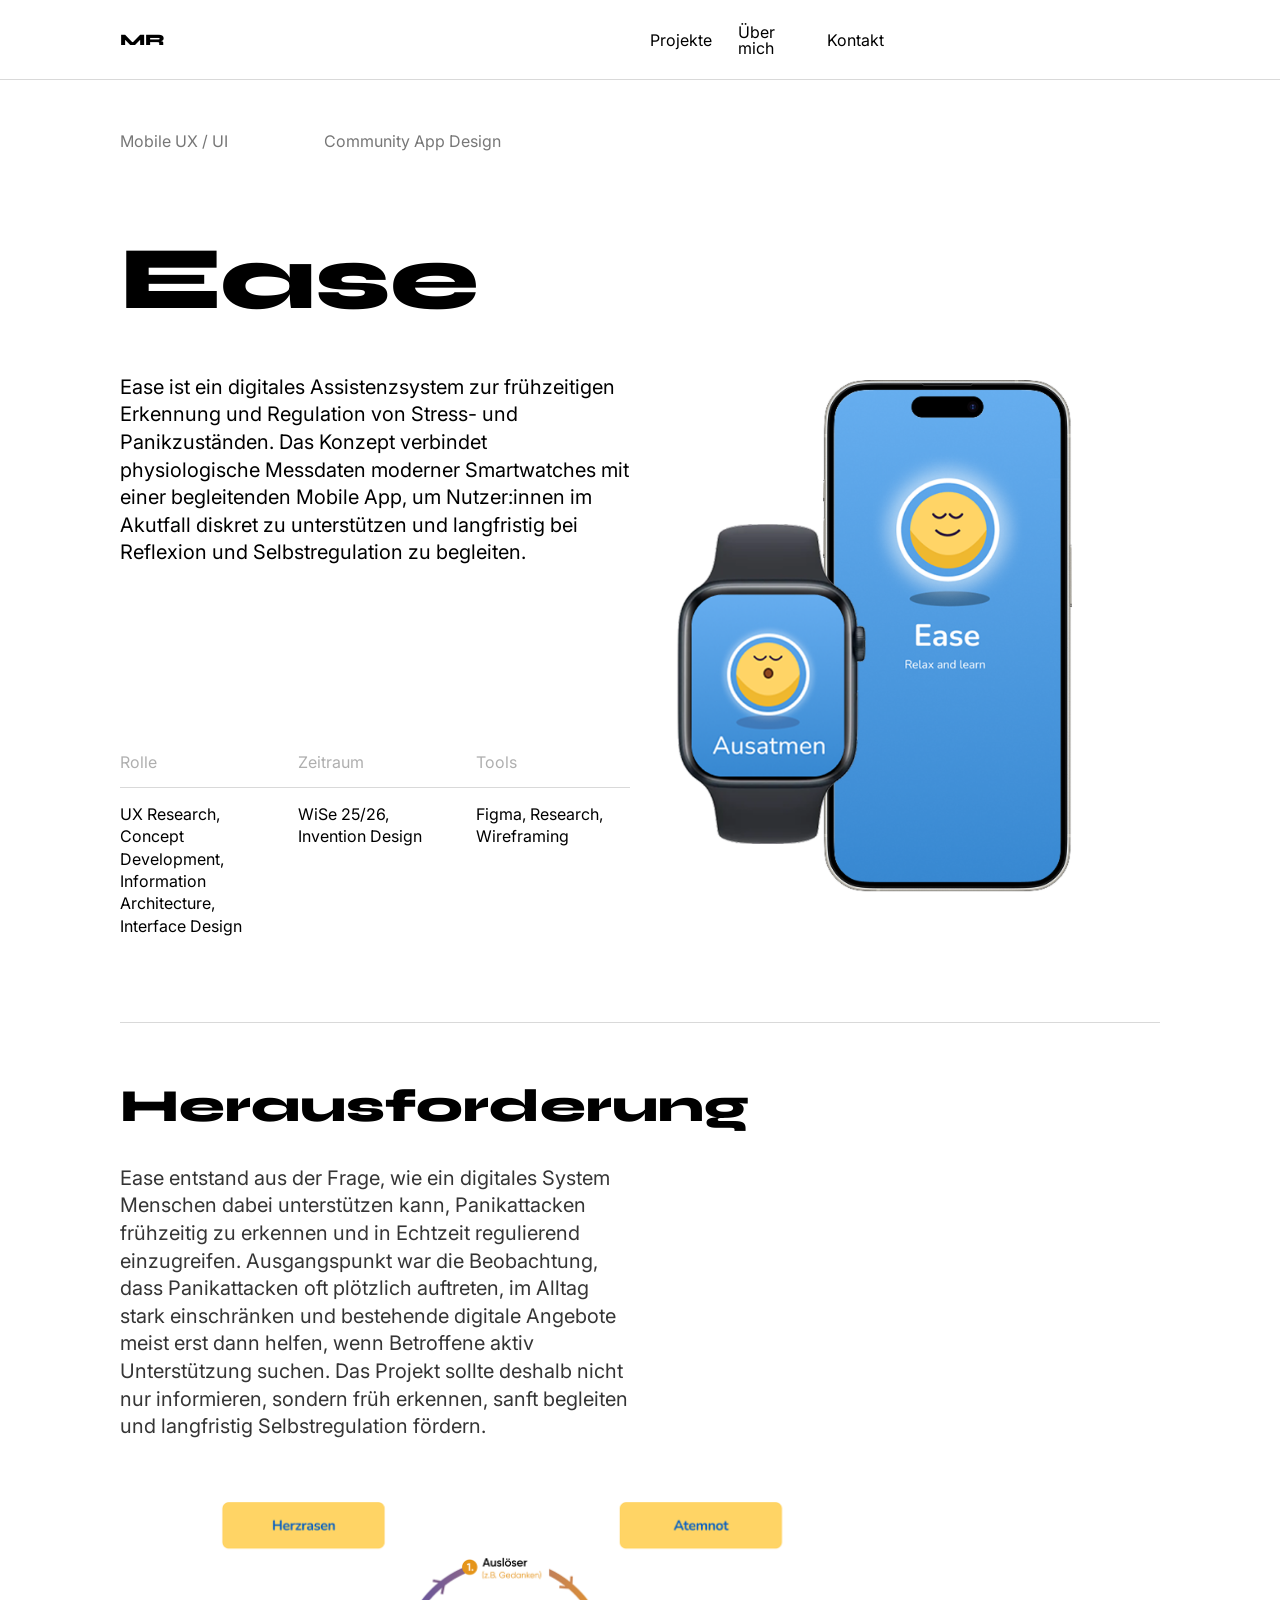
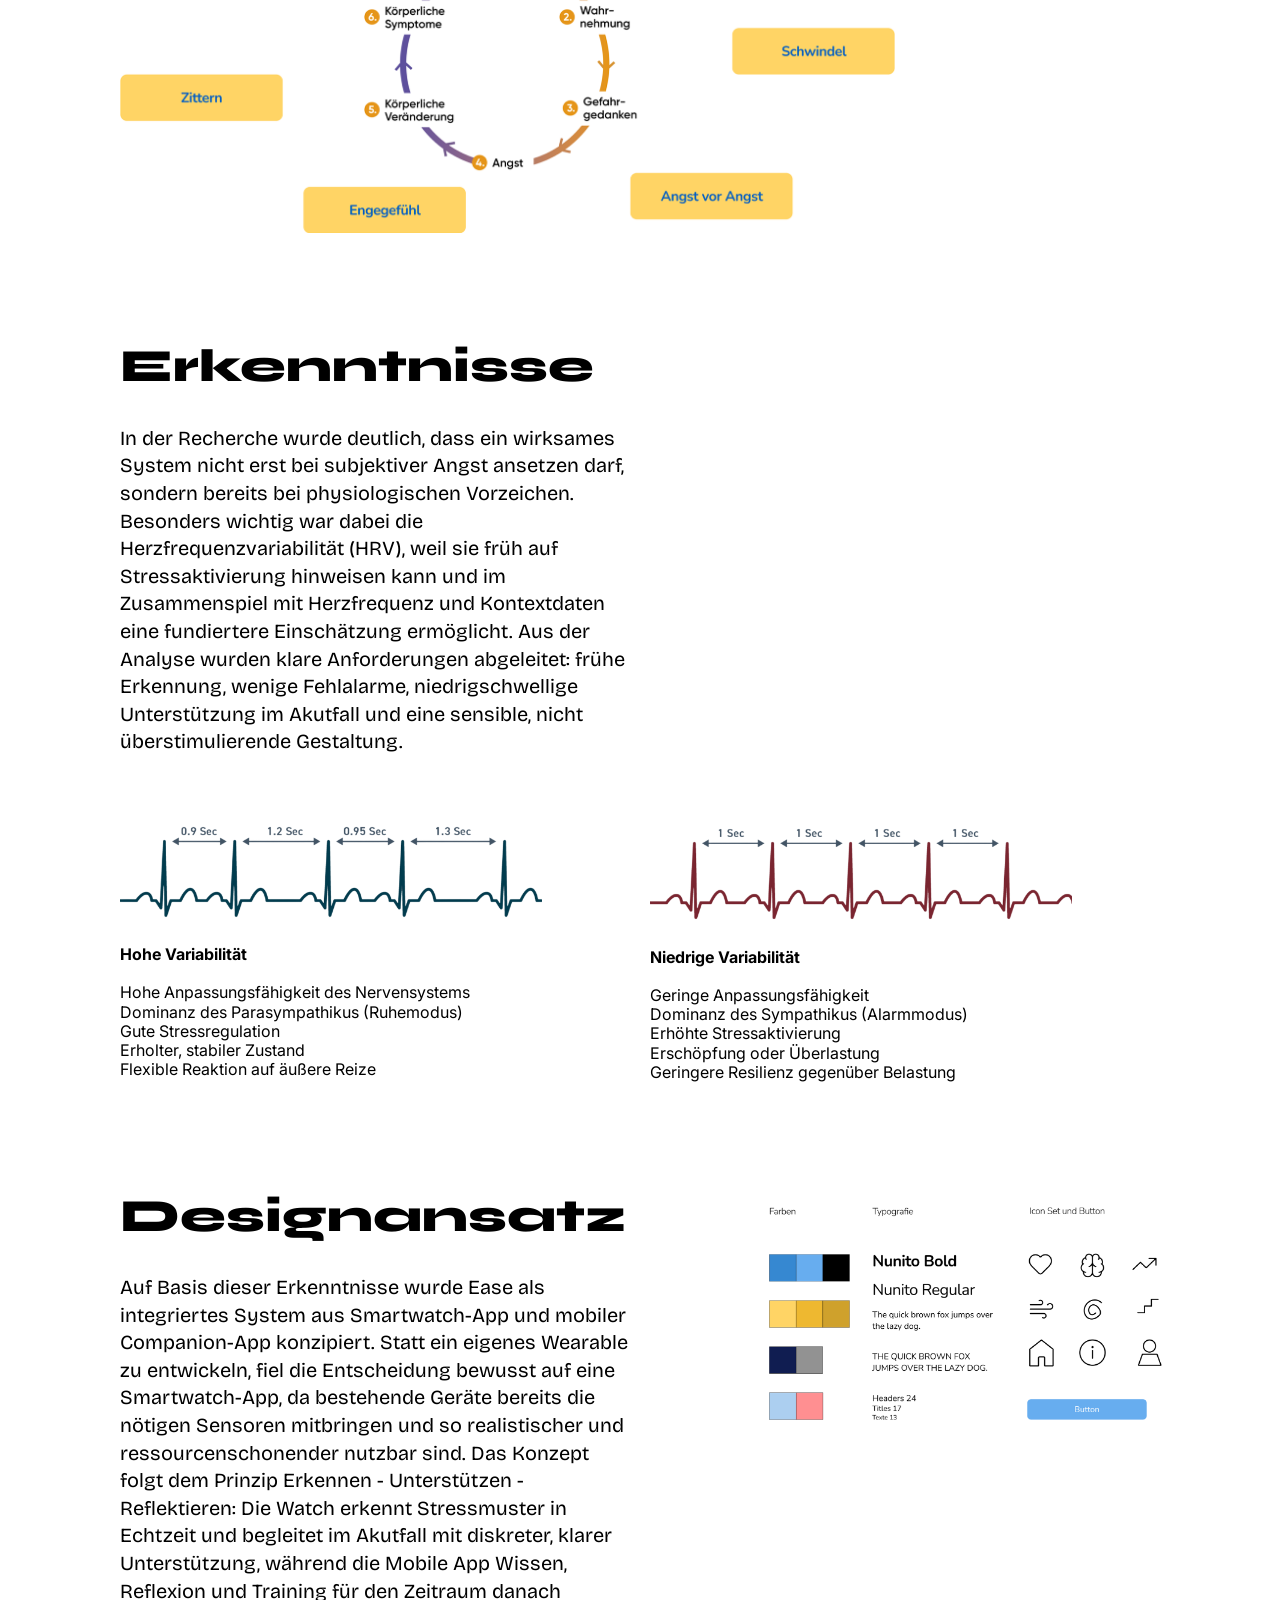
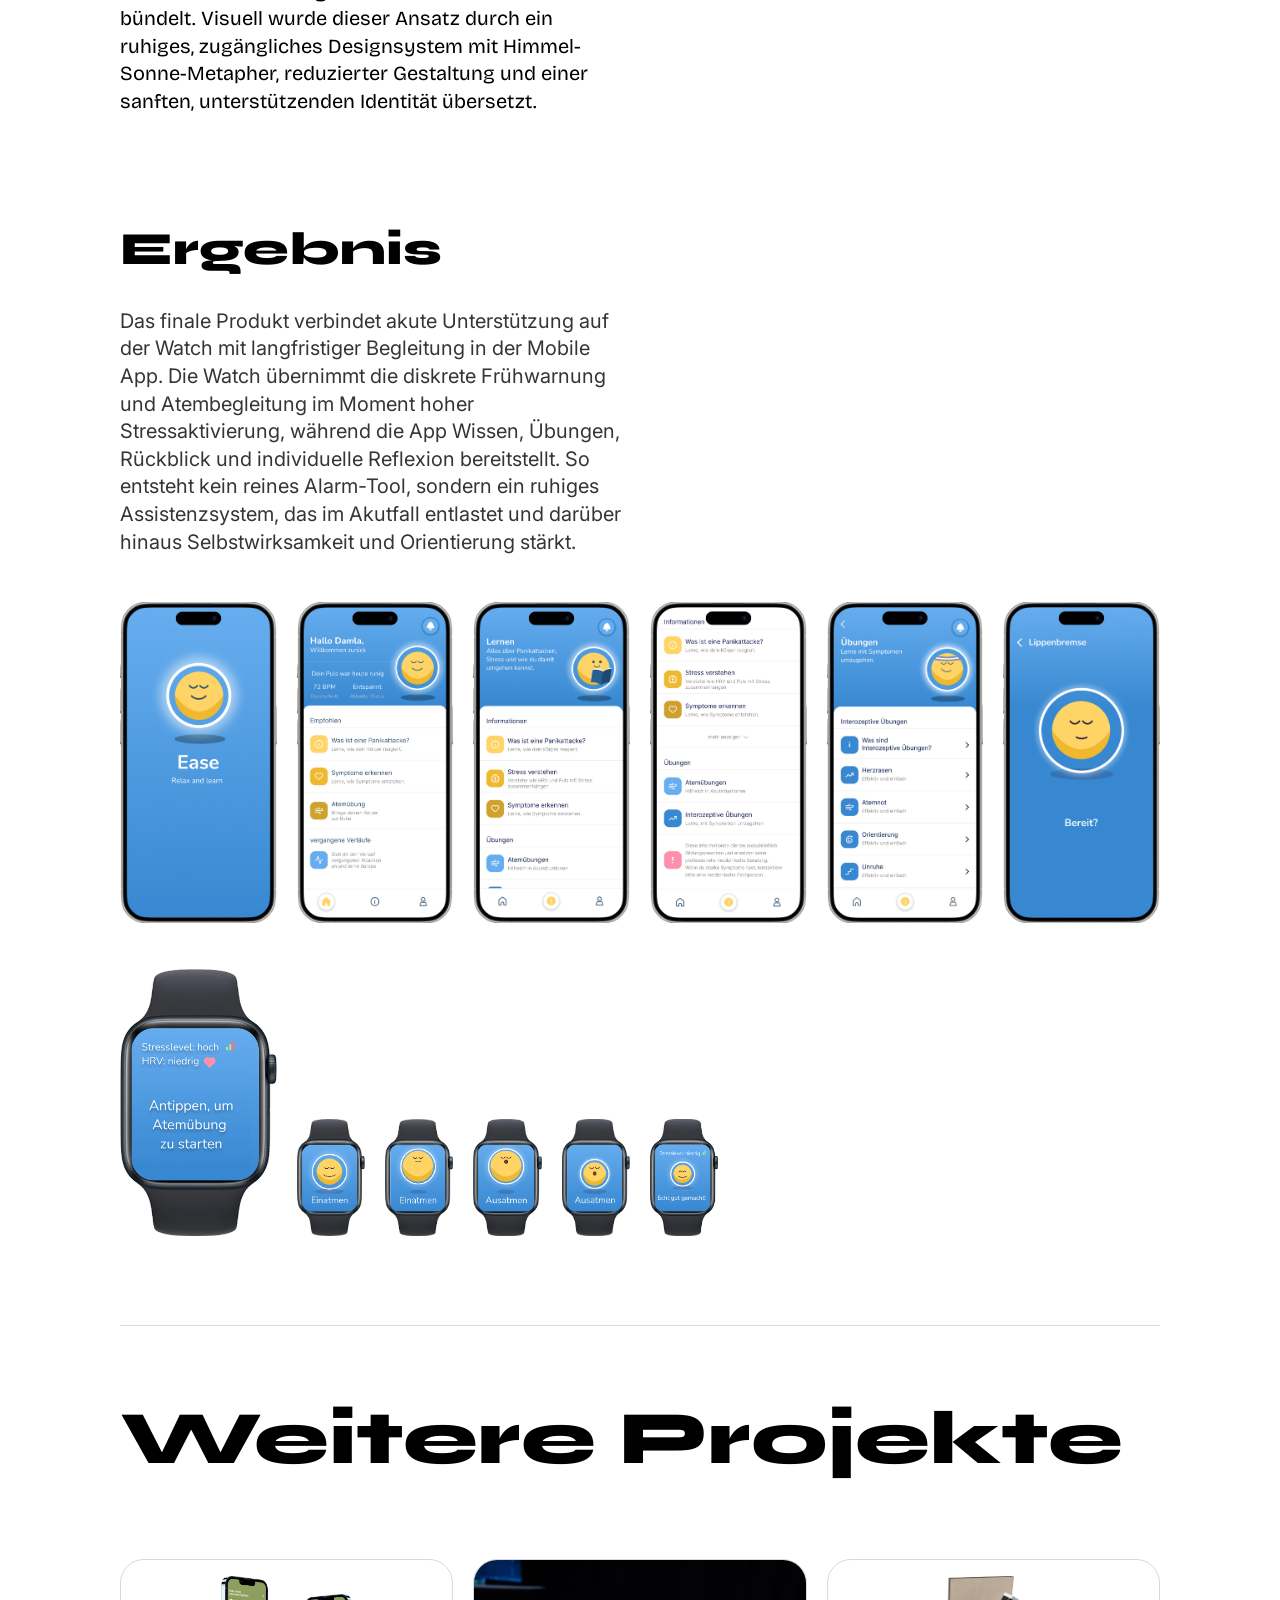
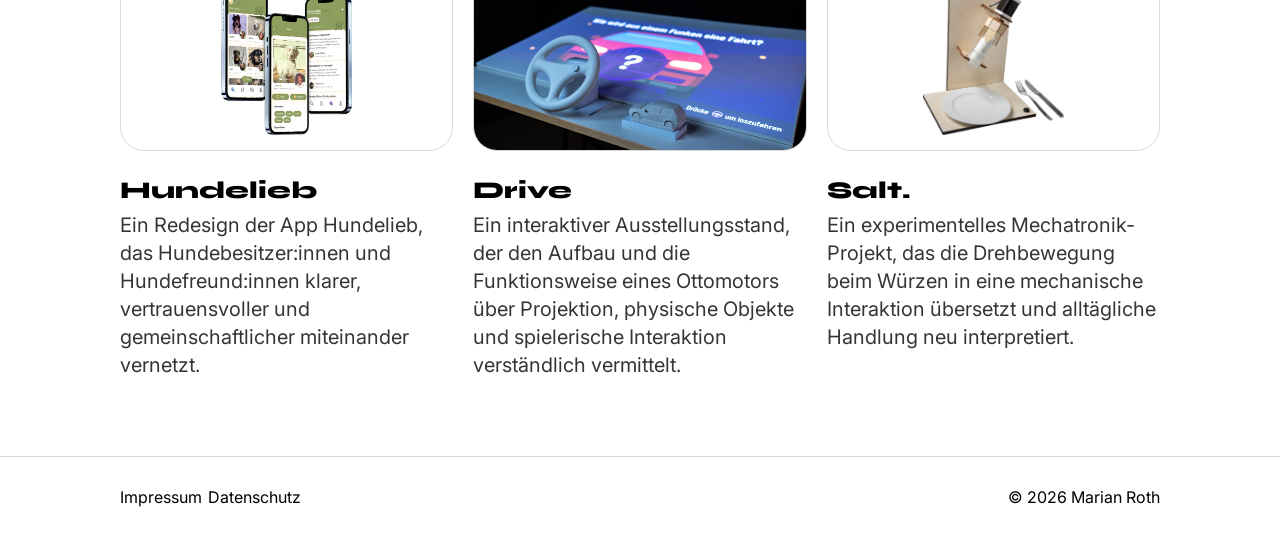
<file: projects/ease.html>
<!DOCTYPE html>
<html lang="de">
<head>
	<meta charset="UTF-8">
	<meta name="viewport" content="width=device-width, initial-scale=1.0">
	<title>Ease - Marian Portfolio</title>
	<link rel="preconnect" href="https://fonts.googleapis.com">
	<link rel="preconnect" href="https://fonts.gstatic.com" crossorigin>
	<link href="https://fonts.googleapis.com/css2?family=Syne:wght@400;700;800&family=Inter:wght@400;500;600&family=Bricolage+Grotesque:wght@400&display=swap" rel="stylesheet">
	<link rel="stylesheet" href="../styles/components.css">
	<link rel="stylesheet" href="../styles/projects.css">
	<script src="../components/navigation.js"></script>
	<script src="../components/related-projects.js"></script>
	<script src="../components/footer.js"></script>
</head>
<body class="project-page-ease2">
	<app-navigation></app-navigation>
	<div class="grid-debug" aria-hidden="true">
		<span></span><span></span><span></span><span></span><span></span><span></span>
		<span></span><span></span><span></span><span></span><span></span><span></span>
	</div>

	<main class="page-shell">
		<div class="content-container ease2-layout">
			<section class="section ease2-hero section-divider" aria-labelledby="ease2-title">
				<div class="ease2-hero-grid">
					<div class="ease2-copy">
						<p class="ease2-meta">
							<span>Mobile UX / UI</span>
							<span>Community App Design</span>
						</p>

						<h1 id="ease2-title" class="ease2-title">Ease</h1>

						<p class="ease2-lead">
							Ease ist ein digitales Assistenzsystem zur fr&uuml;hzeitigen Erkennung und Regulation
							von Stress- und Panikzust&auml;nden. Das Konzept verbindet physiologische Messdaten
							moderner Smartwatches mit einer begleitenden Mobile App, um Nutzer:innen im Akutfall
							diskret zu unterst&uuml;tzen und langfristig bei Reflexion und Selbstregulation zu begleiten.
						</p>
					</div>

					<figure class="ease2-hero-media">
						<div class="ease2-device-combo">
							<img class="ease2-device-watch" src="../assets/images/Ease/Smartwatch.png" alt="Ease Smartwatch Ansicht">
							<img class="ease2-device-phone" src="../assets/images/Ease/Handy.png" alt="Ease Handy Ansicht">
						</div>
					</figure>
				</div>

				<div class="ease2-info-wrap">
					<div class="ease2-info-labels" aria-hidden="true">
						<span>Rolle</span>
						<span>Zeitraum</span>
						<span>Tools</span>
					</div>

					<div class="ease2-info-values">
						<p>UX Research, Concept Development, Information Architecture, Interface Design</p>
						<p>WiSe 25/26, Invention Design</p>
						<p>Figma, Research, Wireframing</p>
					</div>
				</div>
			</section>

			<section class="section ease2-challenge" aria-labelledby="ease2-challenge-title">
				<div class="ease2-two-col">
					<div class="ease2-text-col">
						<h2 id="ease2-challenge-title" class="ease2-section-title">Herausforderung</h2>
						<p class="ease2-body">
							Ease entstand aus der Frage, wie ein digitales System Menschen dabei unterst&uuml;tzen kann,
							Panikattacken fr&uuml;hzeitig zu erkennen und in Echtzeit regulierend einzugreifen. Ausgangspunkt
							war die Beobachtung, dass Panikattacken oft pl&ouml;tzlich auftreten, im Alltag stark einschr&auml;nken
							und bestehende digitale Angebote meist erst dann helfen, wenn Betroffene aktiv Unterst&uuml;tzung
							suchen. Das Projekt sollte deshalb nicht nur informieren, sondern fr&uuml;h erkennen, sanft
							begleiten und langfristig Selbstregulation f&ouml;rdern.
						</p>
					</div>

					<figure class="ease2-challenge-media">
						<img src="../assets/images/Ease/Challenge.png" alt="Visualisierung der Panikspirale und Ausl&ouml;ser">
					</figure>
				</div>
			</section>

			<section class="section ease2-insights" aria-labelledby="ease2-insights-title">
				<h2 id="ease2-insights-title" class="ease2-section-title">Erkenntnisse</h2>
				<p class="ease2-body ease2-body-bricolage">
					In der Recherche wurde deutlich, dass ein wirksames System nicht erst bei subjektiver Angst
					ansetzen darf, sondern bereits bei physiologischen Vorzeichen. Besonders wichtig war dabei die
					Herzfrequenzvariabilit&auml;t (HRV), weil sie fr&uuml;h auf Stressaktivierung hinweisen kann und im
					Zusammenspiel mit Herzfrequenz und Kontextdaten eine fundiertere Einsch&auml;tzung erm&ouml;glicht.
					Aus der Analyse wurden klare Anforderungen abgeleitet: fr&uuml;he Erkennung, wenige Fehlalarme,
					niedrigschwellige Unterst&uuml;tzung im Akutfall und eine sensible, nicht &uuml;berstimulierende Gestaltung.
				</p>

				<div class="ease2-insights-media">
					<figure>
						<img src="../assets/images/Ease/HRV.png" alt="Hohe Variabilit&auml;t Diagramm">
						<figcaption>
							<strong>Hohe Variabilit&auml;t</strong><br><br>
							Hohe Anpassungsf&auml;higkeit des Nervensystems<br>
							Dominanz des Parasympathikus (Ruhemodus)<br>
							Gute Stressregulation<br>
							Erholter, stabiler Zustand<br>
							Flexible Reaktion auf &auml;u&szlig;ere Reize
						</figcaption>
					</figure>
					<figure>
						<img src="../assets/images/Ease/Puls.png" alt="Niedrige Variabilit&auml;t Diagramm">
						<figcaption>
							<strong>Niedrige Variabilit&auml;t</strong><br><br>
							Geringe Anpassungsf&auml;higkeit<br>
							Dominanz des Sympathikus (Alarmmodus)<br>
							Erh&ouml;hte Stressaktivierung<br>
							Ersch&ouml;pfung oder &Uuml;berlastung<br>
							Geringere Resilienz gegen&uuml;ber Belastung
						</figcaption>
					</figure>
				</div>
			</section>

			<section class="section ease2-design" aria-labelledby="ease2-design-title">
				<div class="ease2-two-col">
					<div class="ease2-text-col">
						<h2 id="ease2-design-title" class="ease2-section-title">Designansatz</h2>
						<p class="ease2-body ease2-body-bricolage">
							Auf Basis dieser Erkenntnisse wurde Ease als integriertes System aus Smartwatch-App und
							mobiler Companion-App konzipiert. Statt ein eigenes Wearable zu entwickeln, fiel die
							Entscheidung bewusst auf eine Smartwatch-App, da bestehende Ger&auml;te bereits die n&ouml;tigen
							Sensoren mitbringen und so realistischer und ressourcenschonender nutzbar sind. Das Konzept
							folgt dem Prinzip Erkennen - Unterst&uuml;tzen - Reflektieren: Die Watch erkennt Stressmuster in
							Echtzeit und begleitet im Akutfall mit diskreter, klarer Unterst&uuml;tzung, w&auml;hrend die Mobile App
							Wissen, Reflexion und Training f&uuml;r den Zeitraum danach b&uuml;ndelt. Visuell wurde dieser Ansatz
							durch ein ruhiges, zug&auml;ngliches Designsystem mit Himmel-Sonne-Metapher, reduzierter Gestaltung
							und einer sanften, unterst&uuml;tzenden Identit&auml;t &uuml;bersetzt.
						</p>
					</div>

					<figure class="ease2-design-media">
						<img src="../assets/images/Ease/Designguide.png" alt="Design Guide mit Farben, Typografie und Icons">
					</figure>
				</div>
			</section>

			<section class="section ease2-result" aria-labelledby="ease2-result-title">
				<h2 id="ease2-result-title" class="ease2-section-title">Ergebnis</h2>
				<p class="ease2-body">
					Das finale Produkt verbindet akute Unterst&uuml;tzung auf der Watch mit langfristiger Begleitung in
					der Mobile App. Die Watch &uuml;bernimmt die diskrete Fr&uuml;hwarnung und Atembegleitung im Moment hoher
					Stressaktivierung, w&auml;hrend die App Wissen, &Uuml;bungen, R&uuml;ckblick und individuelle Reflexion bereitstellt.
					So entsteht kein reines Alarm-Tool, sondern ein ruhiges Assistenzsystem, das im Akutfall entlastet
					und dar&uuml;ber hinaus Selbstwirksamkeit und Orientierung st&auml;rkt.
				</p>

				<div class="ease2-result-gallery">
					<figure><img src="../assets/images/Ease/Startseite.png" alt="Ease Startscreen"></figure>
					<figure><img src="../assets/images/Ease/Seite1.png" alt="Ease Screen 1"></figure>
					<figure><img src="../assets/images/Ease/Seite2.png" alt="Ease Screen 2"></figure>
					<figure><img src="../assets/images/Ease/Seite3.png" alt="Ease Screen 3"></figure>
					<figure><img src="../assets/images/Ease/Seite4.png" alt="Ease Screen 4"></figure>
					<figure><img src="../assets/images/Ease/Seite5.png" alt="Ease Screen 5"></figure>
				</div>

				<div class="ease2-watch-row">
					<figure class="is-large"><img src="../assets/images/Ease/Uhr1.png" alt="Ease Watch Hauptscreen"></figure>
					<figure><img src="../assets/images/Ease/Uhr2.png" alt="Ease Watch Mini 1"></figure>
					<figure><img src="../assets/images/Ease/Uhr3.png" alt="Ease Watch Mini 2"></figure>
					<figure><img src="../assets/images/Ease/Uhr4.png" alt="Ease Watch Mini 3"></figure>
					<figure><img src="../assets/images/Ease/Uhr5.png" alt="Ease Watch Mini 4"></figure>
					<figure><img src="../assets/images/Ease/Uhr6.png" alt="Ease Watch Mini 5"></figure>
				</div>
			</section>
		</div>
	</main>

	<related-projects current="ease"></related-projects>
	<app-footer></app-footer>
</body>
</html>
</file>
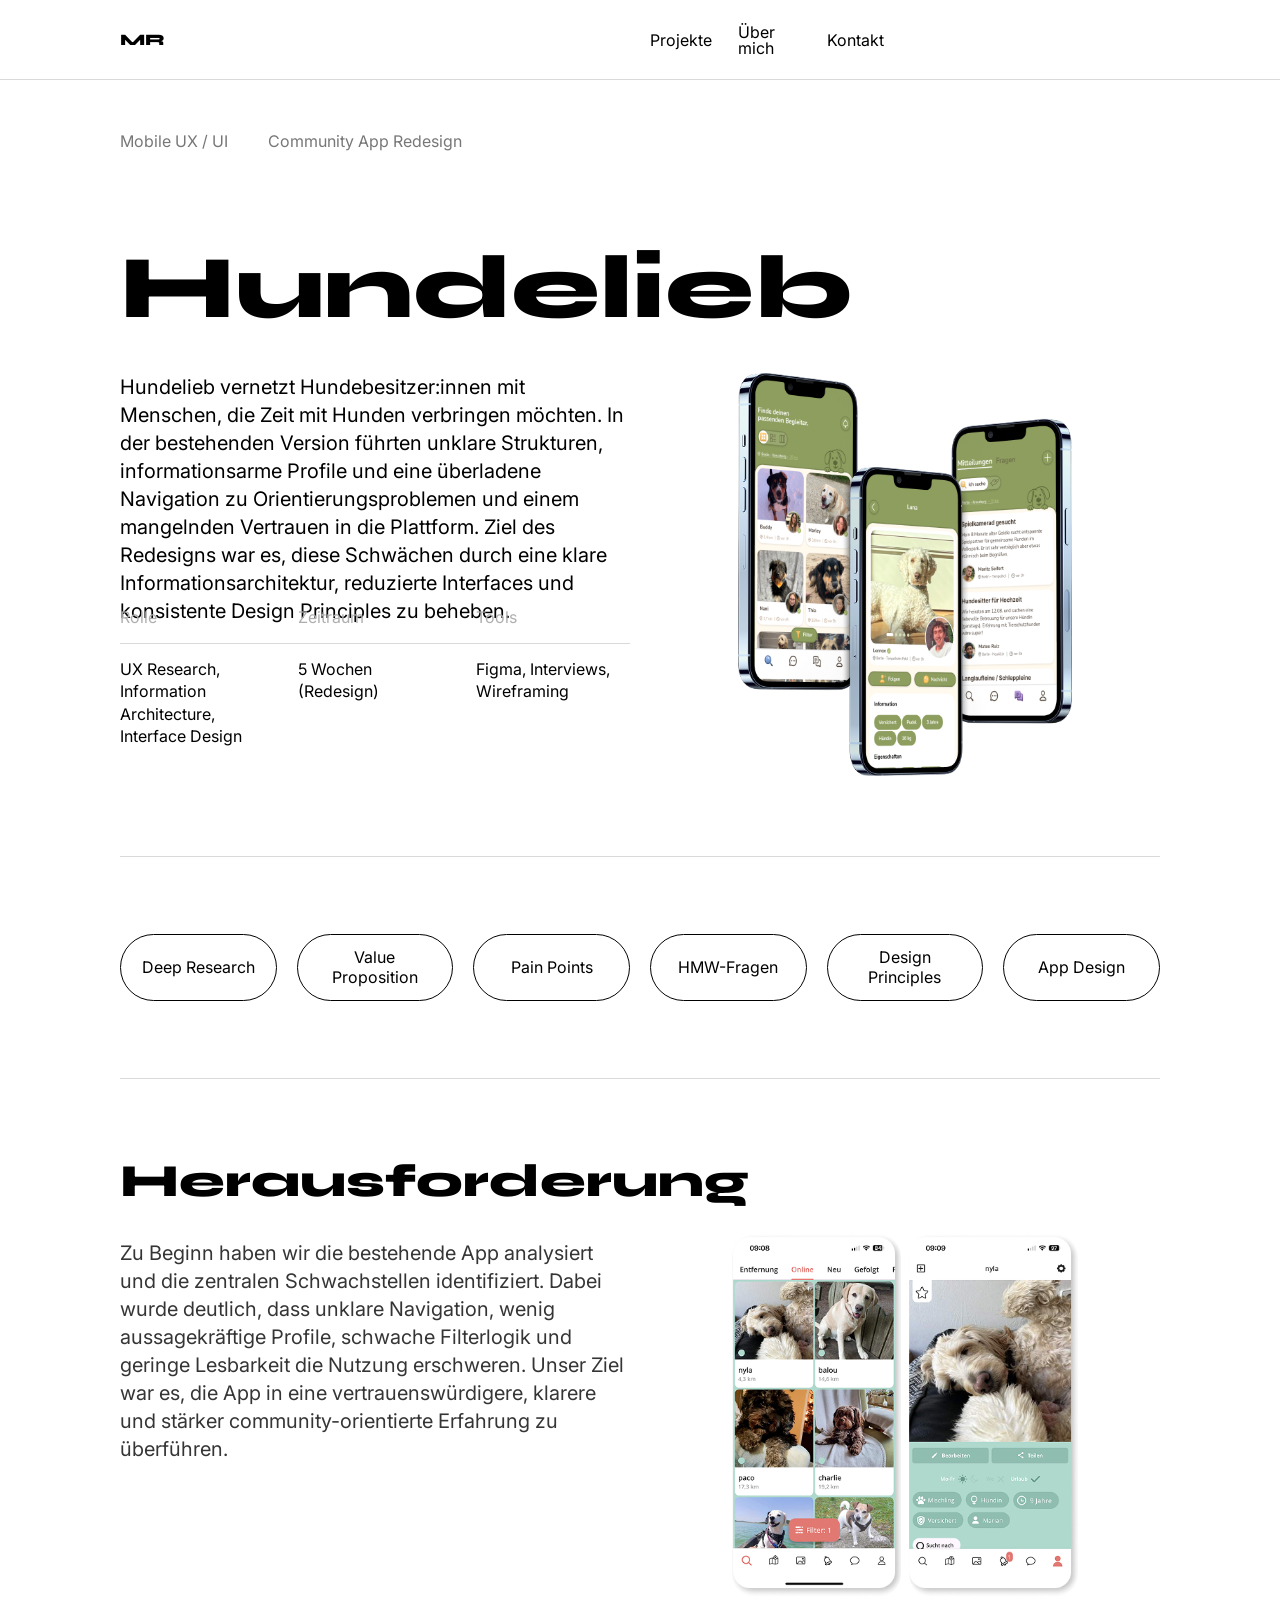
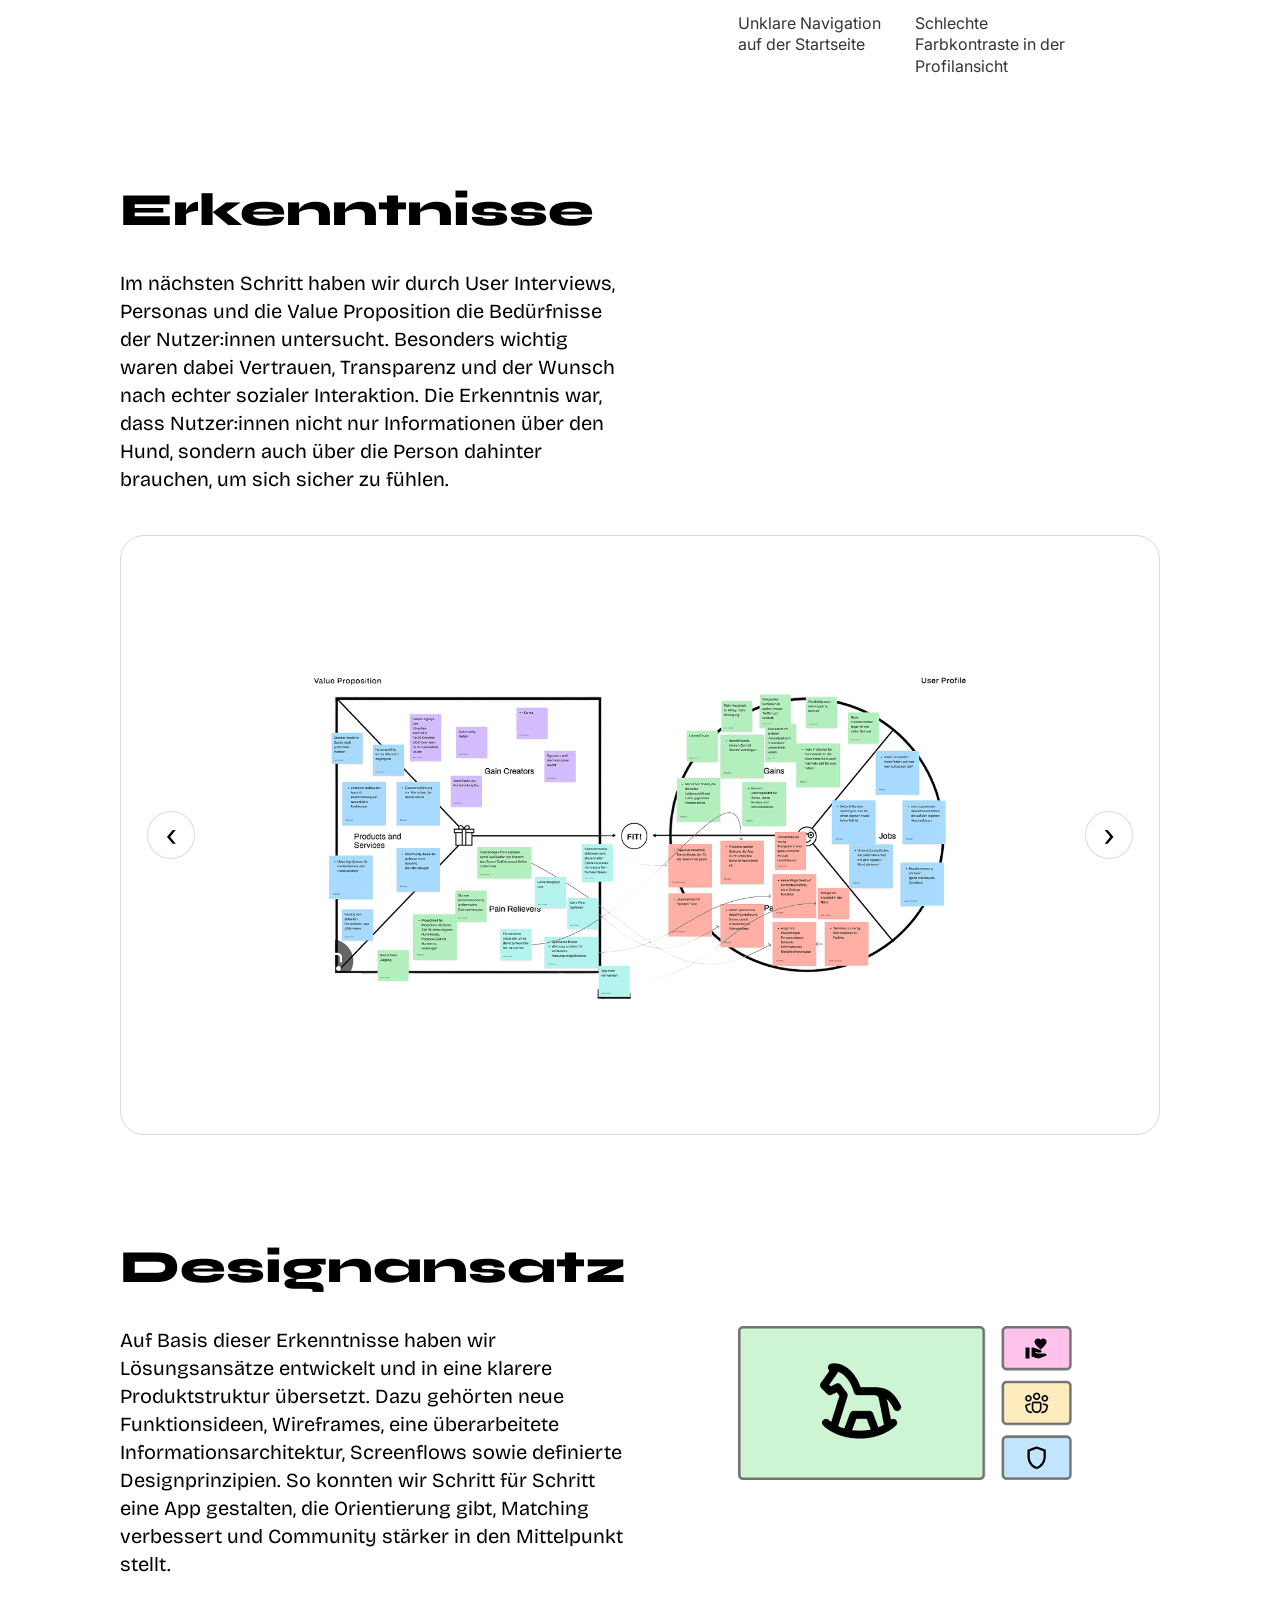
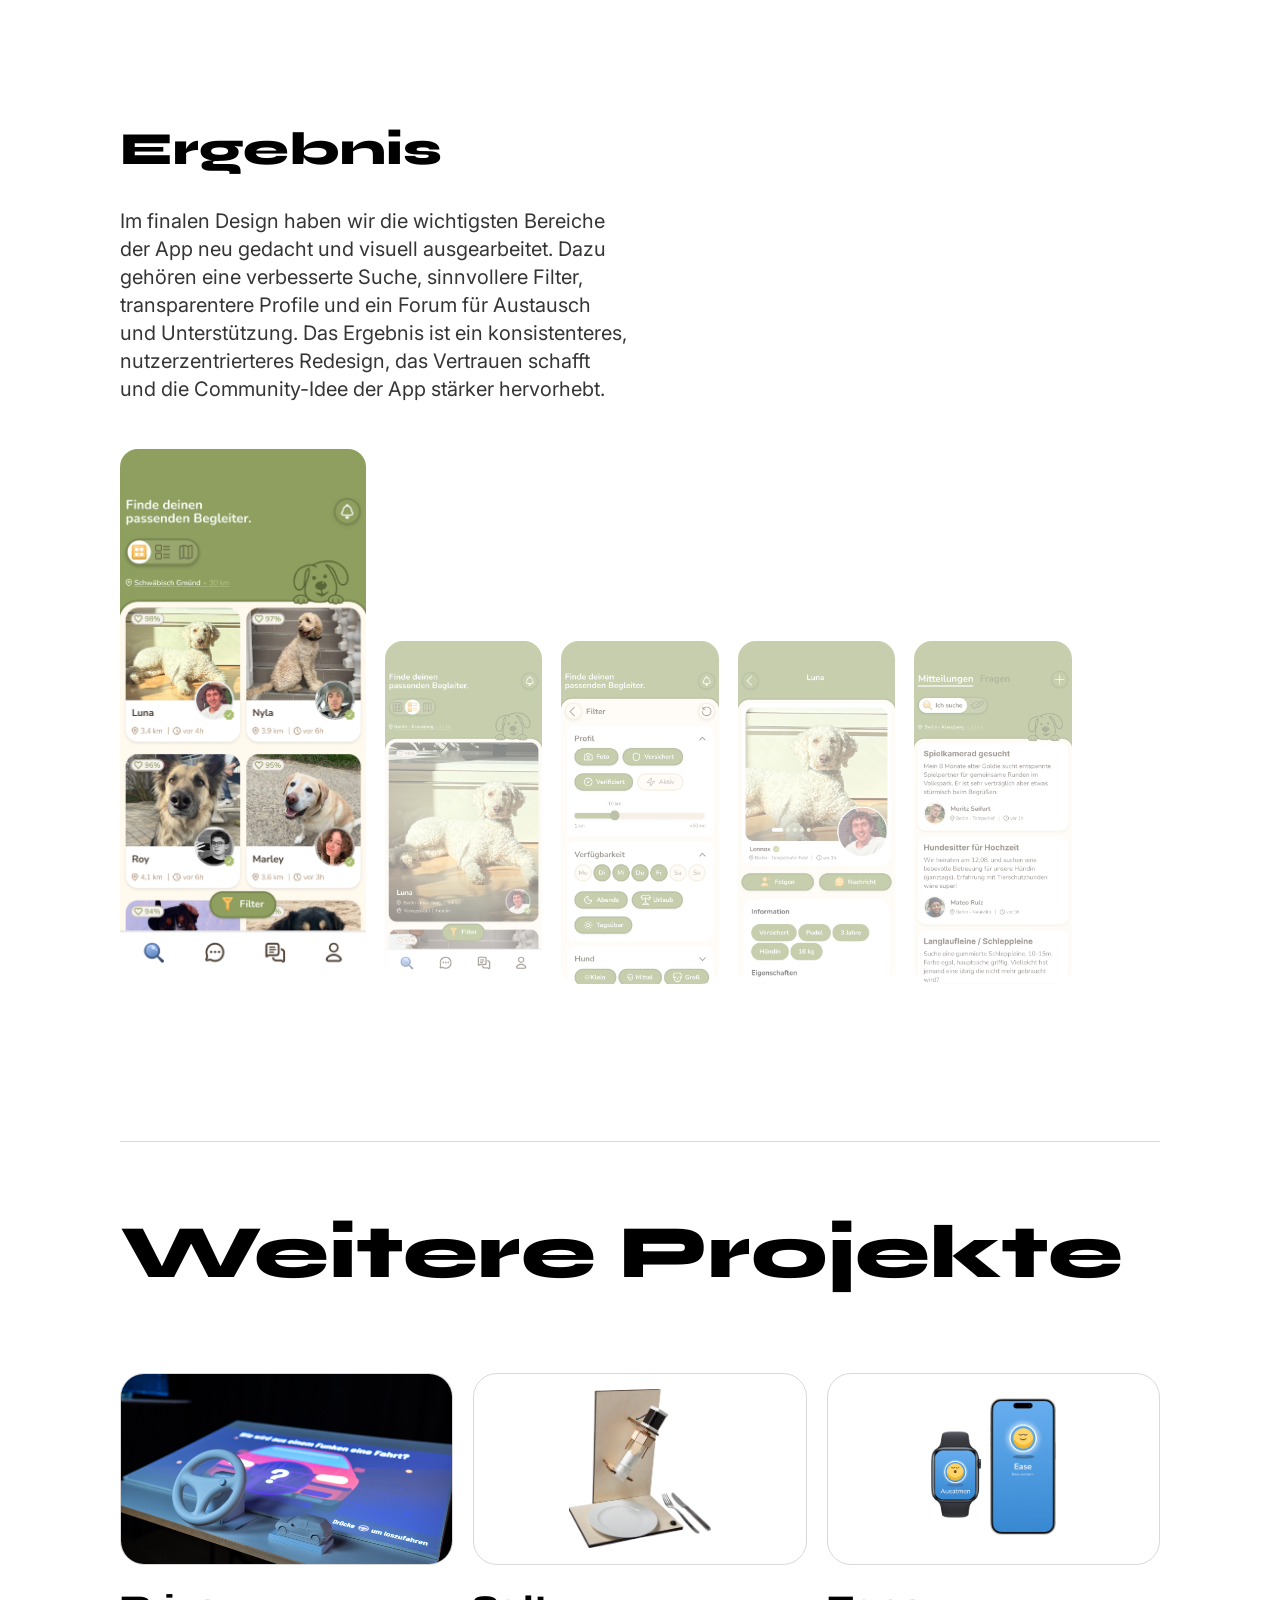
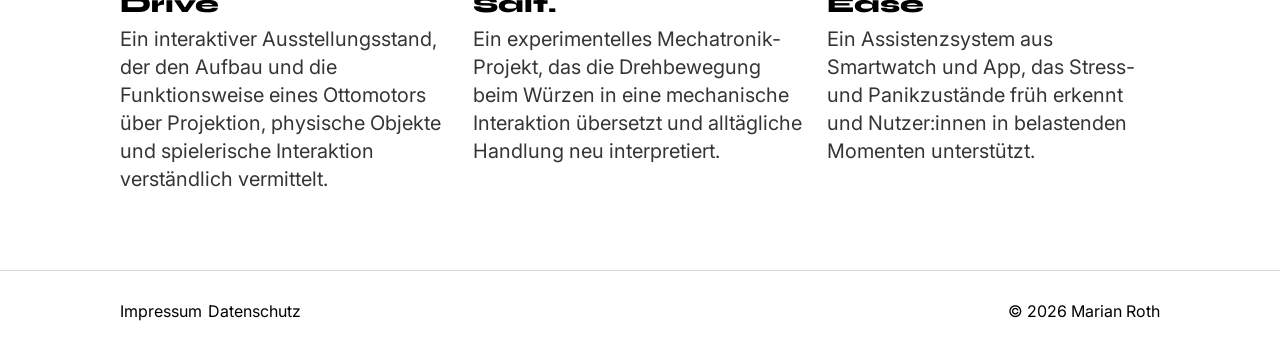
<file: projects/hundelieb.html>
<!DOCTYPE html>
<html lang="de">
<head>
	<meta charset="UTF-8">
	<meta name="viewport" content="width=device-width, initial-scale=1.0">
	<title>Hundelieb - Marian Portfolio</title>
	<link rel="preconnect" href="https://fonts.googleapis.com">
	<link rel="preconnect" href="https://fonts.gstatic.com" crossorigin>
	<link href="https://fonts.googleapis.com/css2?family=Syne:wght@400;700;800&family=Inter:wght@400;500;600&family=Bricolage+Grotesque:wght@400&display=swap" rel="stylesheet">
	<link rel="stylesheet" href="../styles/components.css">
	<link rel="stylesheet" href="../styles/projects.css">
	<script src="../components/navigation.js"></script>
	<script src="../components/related-projects.js"></script>
	<script src="../components/footer.js"></script>
</head>
<body class="project-page-hundelieb2">
	<app-navigation></app-navigation>
	<div class="grid-debug" aria-hidden="true">
		<span></span><span></span><span></span><span></span><span></span><span></span>
		<span></span><span></span><span></span><span></span><span></span><span></span>
	</div>

	<main class="page-shell">
		<div class="content-container hundelieb2-layout">
			<section class="section hundelieb2-hero section-divider" aria-labelledby="hundelieb2-title">
				<div class="hundelieb2-hero-grid">
					<div class="hundelieb2-copy">
						<p class="hundelieb2-meta">
							<span>Mobile UX / UI</span>
							<span>Community App Redesign</span>
						</p>

						<h1 id="hundelieb2-title" class="hundelieb2-title">Hundelieb</h1>
					</div>

					<p class="hundelieb2-lead">
						Hundelieb vernetzt Hundebesitzer:innen mit Menschen, die Zeit mit Hunden verbringen
						m&ouml;chten. In der bestehenden Version f&uuml;hrten unklare Strukturen, informationsarme
						Profile und eine &uuml;berladene Navigation zu Orientierungsproblemen und einem mangelnden
						Vertrauen in die Plattform. Ziel des Redesigns war es, diese Schw&auml;chen durch eine klare
						Informationsarchitektur, reduzierte Interfaces und konsistente Design Principles zu beheben.
					</p>

					<figure class="hundelieb2-hero-media">
						<img src="../assets/images/Hundelieb/Blue.png" alt="Hundelieb App Vorschau mit mehreren Screens">
					</figure>
				</div>

				<div class="hundelieb2-info-wrap">
					<div class="hundelieb2-info-labels" aria-hidden="true">
						<span>Rolle</span>
						<span>Zeitraum</span>
						<span>Tools</span>
					</div>

					<div class="hundelieb2-info-values">
						<p>UX Research, Information Architecture, Interface Design</p>
						<p>5 Wochen (Redesign)</p>
						<p>Figma, Interviews, Wireframing</p>
					</div>
				</div>

				<div class="hundelieb2-steps" aria-label="Projektphasen">
					<span>Deep Research</span>
					<span>Value Proposition</span>
					<span>Pain Points</span>
					<span>HMW-Fragen</span>
					<span>Design Principles</span>
					<span>App Design</span>
				</div>
			</section>

			<section class="section hundelieb2-challenge" aria-labelledby="challenge-title">
				<div class="hundelieb2-two-col">
					<div class="hundelieb2-text-col">
						<h2 id="challenge-title" class="hundelieb2-section-title">Herausforderung</h2>
						<p class="hundelieb2-body">
							Zu Beginn haben wir die bestehende App analysiert und die zentralen Schwachstellen
							identifiziert. Dabei wurde deutlich, dass unklare Navigation, wenig aussagekr&auml;ftige Profile,
							schwache Filterlogik und geringe Lesbarkeit die Nutzung erschweren. Unser Ziel war es, die
							App in eine vertrauensw&uuml;rdigere, klarere und st&auml;rker community-orientierte Erfahrung zu
							&uuml;berf&uuml;hren.
						</p>
					</div>

					<div class="hundelieb2-challenge-media">
						<figure>
							<img src="../assets/images/Hundelieb/IMG_1368.png" alt="Unklare Navigation auf der Startseite">
							<figcaption>Unklare Navigation auf der Startseite</figcaption>
						</figure>
						<figure>
							<img src="../assets/images/Hundelieb/IMG_6545.png" alt="Schlechte Farbkontraste in der Profilansicht">
							<figcaption>Schlechte Farbkontraste in der Profilansicht</figcaption>
						</figure>
					</div>
				</div>
			</section>

			<section class="section hundelieb2-insights" aria-labelledby="insights-title">
				<h2 id="insights-title" class="hundelieb2-section-title">Erkenntnisse</h2>
				<p class="hundelieb2-body hundelieb2-body-bricolage">
					Im n&auml;chsten Schritt haben wir durch User Interviews, Personas und die Value Proposition die
					Bed&uuml;rfnisse der Nutzer:innen untersucht. Besonders wichtig waren dabei Vertrauen, Transparenz und
					der Wunsch nach echter sozialer Interaktion. Die Erkenntnis war, dass Nutzer:innen nicht nur
					Informationen &uuml;ber den Hund, sondern auch &uuml;ber die Person dahinter brauchen, um sich sicher
					zu f&uuml;hlen.
				</p>

				<div class="hundelieb2-insights-panel" data-insights-carousel>
					<button class="hundelieb2-carousel-button is-prev" type="button" aria-label="Vorheriges Bild">
						<span aria-hidden="true">&#8249;</span>
					</button>
					<div class="hundelieb2-insights-viewport">
						<img
							class="hundelieb2-insights-image"
							src="../assets/images/Hundelieb/Value_Prop_Can-2.png"
							alt="Value Proposition Canvas und User Profile"
						>
					</div>
					<button class="hundelieb2-carousel-button is-next" type="button" aria-label="N&auml;chstes Bild">
						<span aria-hidden="true">&#8250;</span>
					</button>
				</div>
			</section>

			<section class="section hundelieb2-design" aria-labelledby="design-title">
				<div class="hundelieb2-two-col">
					<div class="hundelieb2-text-col">
						<h2 id="design-title" class="hundelieb2-section-title">Designansatz</h2>
						<p class="hundelieb2-body hundelieb2-body-bricolage">
							Auf Basis dieser Erkenntnisse haben wir L&ouml;sungsans&auml;tze entwickelt und in eine klarere
							Produktstruktur &uuml;bersetzt. Dazu geh&ouml;rten neue Funktionsideen, Wireframes, eine
							&uuml;berarbeitete Informationsarchitektur, Screenflows sowie definierte Designprinzipien. So
							konnten wir Schritt f&uuml;r Schritt eine App gestalten, die Orientierung gibt, Matching verbessert
							und Community st&auml;rker in den Mittelpunkt stellt.
						</p>
					</div>

					<figure class="hundelieb2-design-media">
						<img src="../assets/images/Hundelieb/Design_Principle-1.png" alt="Designprinzipien und Featurescreens der Hundelieb App">
					</figure>
				</div>
			</section>

			<section class="section hundelieb2-result" aria-labelledby="result-title">
				<h2 id="result-title" class="hundelieb2-section-title">Ergebnis</h2>
				<p class="hundelieb2-body">
					Im finalen Design haben wir die wichtigsten Bereiche der App neu gedacht und visuell ausgearbeitet.
					Dazu geh&ouml;ren eine verbesserte Suche, sinnvollere Filter, transparentere Profile und ein Forum f&uuml;r
					Austausch und Unterst&uuml;tzung. Das Ergebnis ist ein konsistenteres, nutzerzentrierteres Redesign,
					das Vertrauen schafft und die Community-Idee der App st&auml;rker hervorhebt.
				</p>

				<div class="hundelieb2-result-gallery" aria-label="Finale Hundelieb Screens">
					<figure class="is-active" tabindex="0" role="button" aria-pressed="true">
						<img src="../assets/images/Hundelieb/Suche1.png" alt="Hundelieb Startansicht mit Suche und Karten">
					</figure>
					<figure tabindex="0" role="button" aria-pressed="false">
						<img src="../assets/images/Hundelieb/Suche2.png" alt="Detailansicht eines Hundes in der Suche">
					</figure>
					<figure tabindex="0" role="button" aria-pressed="false">
						<img src="../assets/images/Hundelieb/Filter.png" alt="Filteransicht mit einstellbaren Kriterien">
					</figure>
					<figure tabindex="0" role="button" aria-pressed="false">
						<img src="../assets/images/Hundelieb/Profil.png" alt="Profilansicht mit relevanten Informationen">
					</figure>
					<figure tabindex="0" role="button" aria-pressed="false">
						<img src="../assets/images/Hundelieb/Forum.png" alt="Forumansicht mit Community Beitr&auml;gen">
					</figure>
				</div>
			</section>
		</div>
	</main>

	<related-projects current="hundelieb"></related-projects>
	<app-footer></app-footer>
	<script>
		(() => {
			const carousel = document.querySelector("[data-insights-carousel]");
			if (!carousel) {
				return;
			}

			const image = carousel.querySelector(".hundelieb2-insights-image");
			const previousButton = carousel.querySelector(".hundelieb2-carousel-button.is-prev");
			const nextButton = carousel.querySelector(".hundelieb2-carousel-button.is-next");
			const slides = [
				{
					src: "../assets/images/Hundelieb/Value_Prop_Can-2.png",
					alt: "Value Proposition Canvas und User Profile",
					width: 1111,
					height: 560
				},
				{
					src: "../assets/images/Hundelieb/Persona1.png",
					alt: "Persona 1 aus der Hundelieb Nutzerforschung",
					width: 847,
					height: 472
				},
				{
					src: "../assets/images/Hundelieb/Persona2.png",
					alt: "Persona 2 aus der Hundelieb Nutzerforschung",
					width: 793,
					height: 472
				}
			];

			const tallestRatio = slides.reduce((maxRatio, slide) => {
				return Math.max(maxRatio, slide.height / slide.width);
			}, 0);
			carousel.style.setProperty("--insights-carousel-ratio", String(tallestRatio));

			let currentIndex = 0;

			const renderSlide = () => {
				const slide = slides[currentIndex];
				image.src = slide.src;
				image.alt = slide.alt;
			};

			previousButton.addEventListener("click", () => {
				currentIndex = (currentIndex - 1 + slides.length) % slides.length;
				renderSlide();
			});

			nextButton.addEventListener("click", () => {
				currentIndex = (currentIndex + 1) % slides.length;
				renderSlide();
			});

			renderSlide();
		})();

		(() => {
			const gallery = document.querySelector(".hundelieb2-result-gallery");
			if (!gallery) {
				return;
			}

			const items = Array.from(gallery.querySelectorAll("figure"));

			const setActive = (nextActive) => {
				items.forEach((item) => {
					const isActive = item === nextActive;
					item.classList.toggle("is-active", isActive);
					item.setAttribute("aria-pressed", String(isActive));
				});
			};

			items.forEach((item) => {
				item.addEventListener("click", () => {
					setActive(item);
				});

				item.addEventListener("keydown", (event) => {
					if (event.key !== "Enter" && event.key !== " ") {
						return;
					}

					event.preventDefault();
					setActive(item);
				});
			});
		})();
	</script>
</body>
</html>
</file>
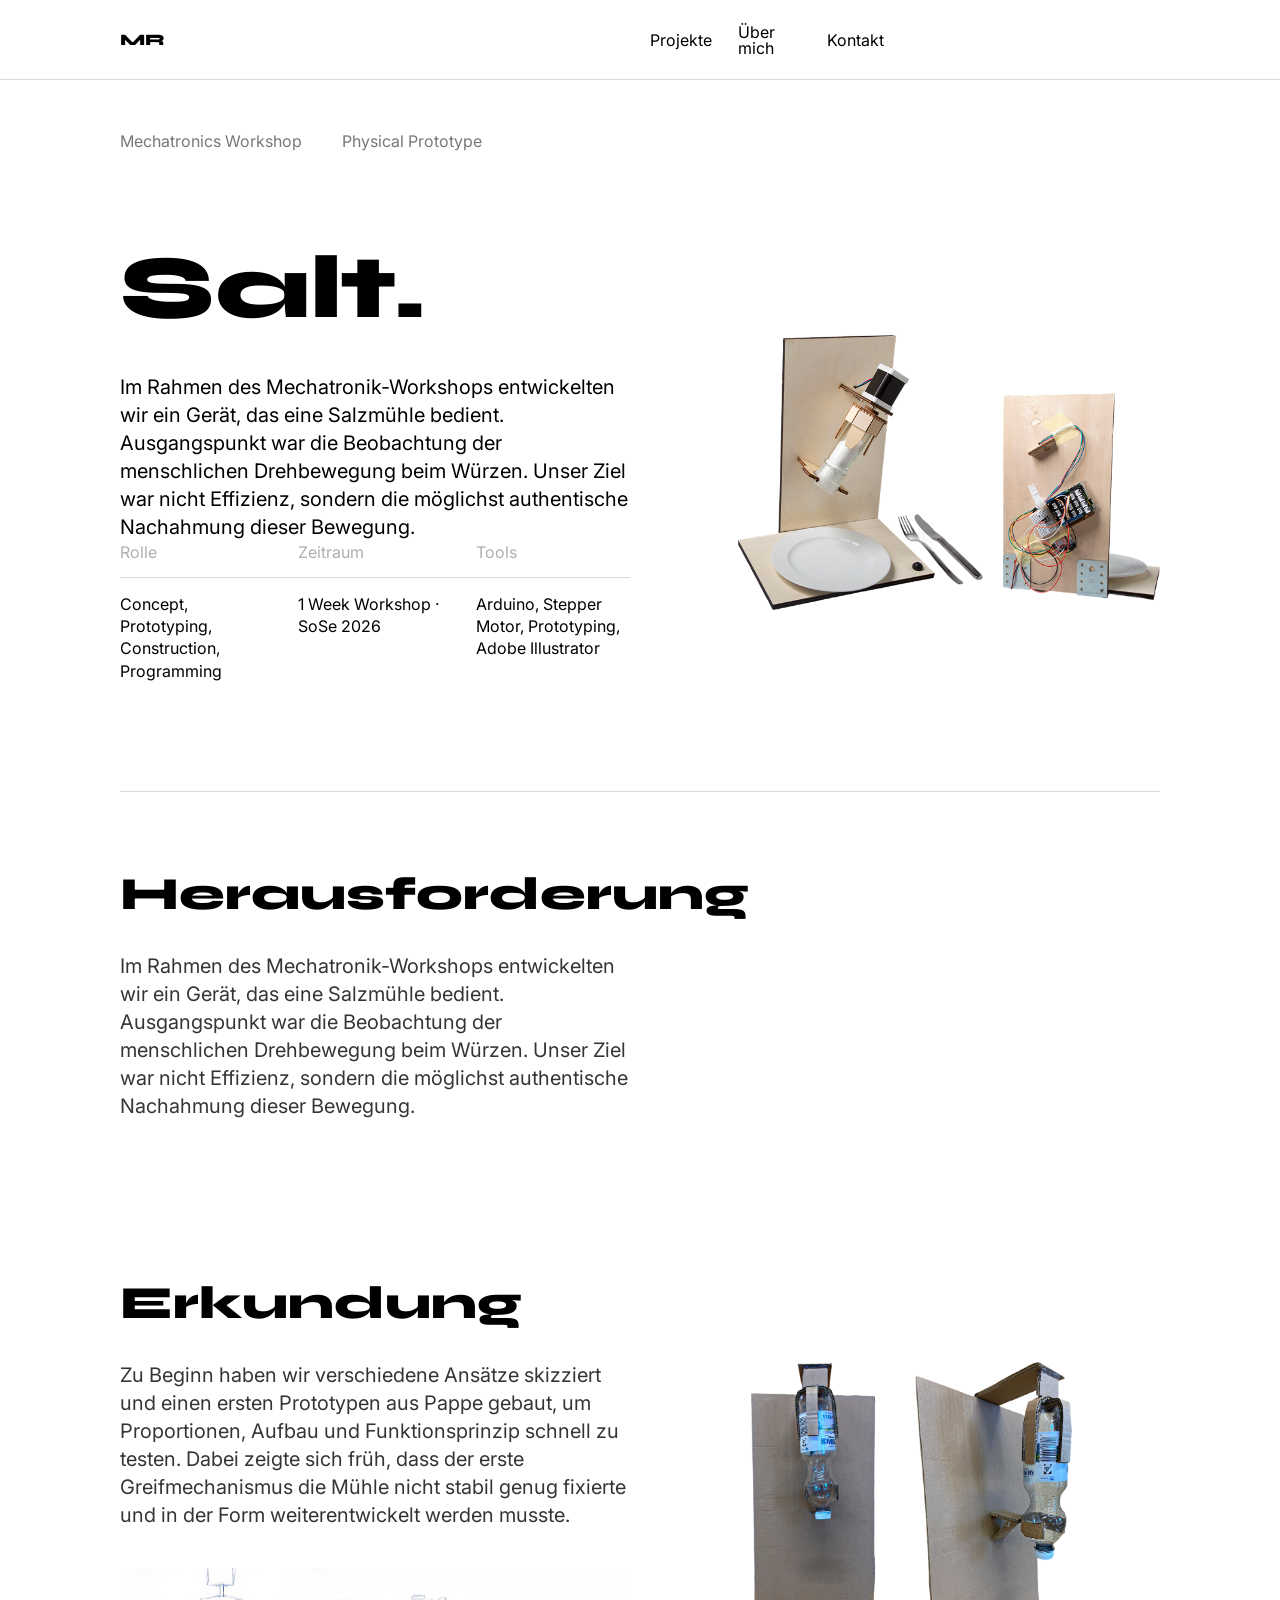
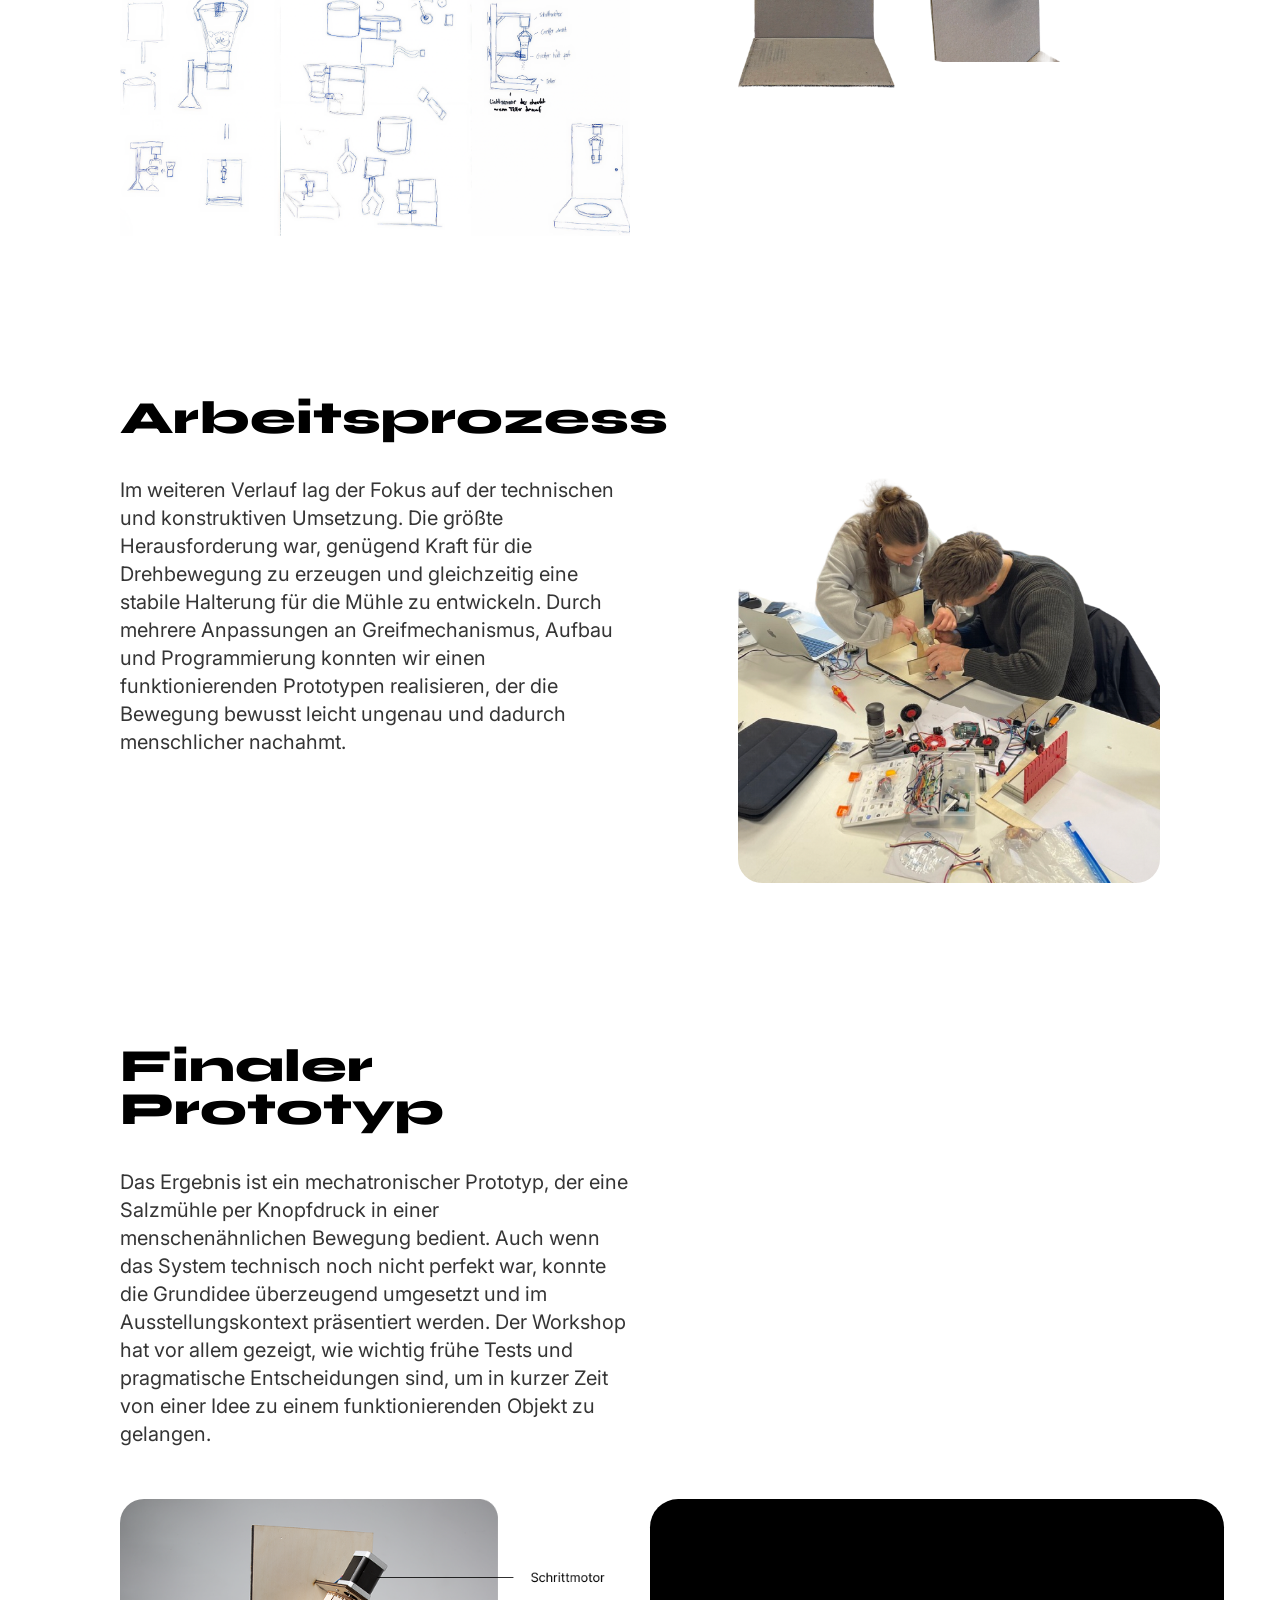
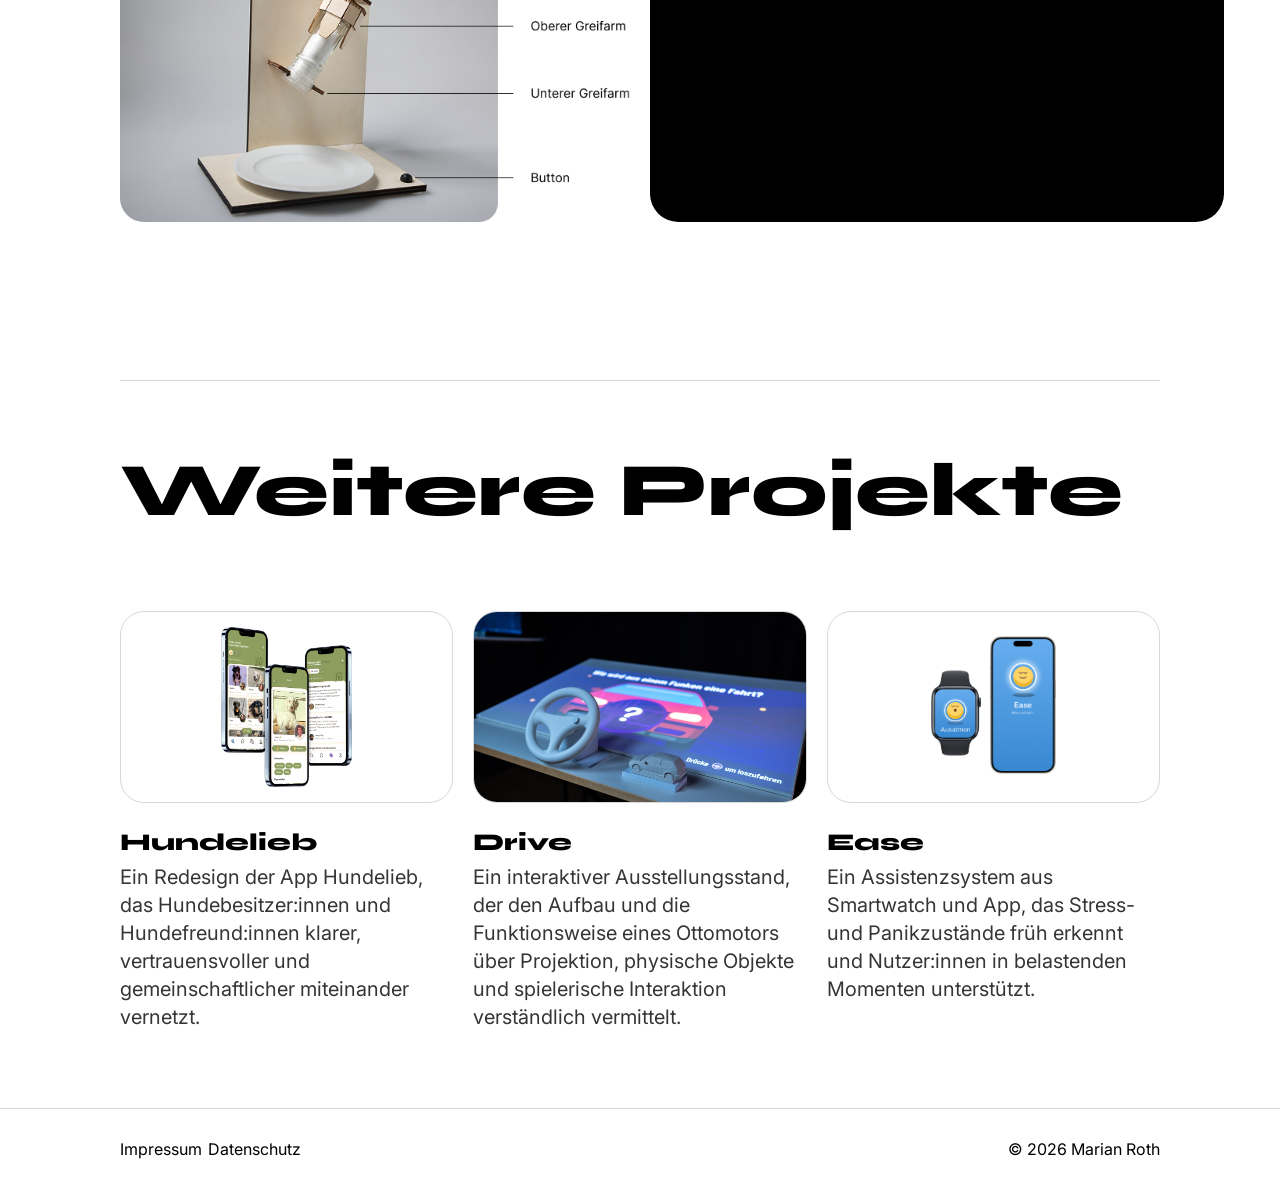
<file: projects/salt.html>
<!DOCTYPE html>
<html lang="de">
<head>
	<meta charset="UTF-8">
	<meta name="viewport" content="width=device-width, initial-scale=1.0">
	<title>Salt. - Marian Portfolio</title>
	<link rel="preconnect" href="https://fonts.googleapis.com">
	<link rel="preconnect" href="https://fonts.gstatic.com" crossorigin>
	<link href="https://fonts.googleapis.com/css2?family=Syne:wght@400;700;800&family=Inter:wght@400;500;600&family=Bricolage+Grotesque:wght@400&display=swap" rel="stylesheet">
	<link rel="stylesheet" href="../styles/components.css">
	<link rel="stylesheet" href="../styles/projects.css">
	<script src="../components/navigation.js"></script>
	<script src="../components/related-projects.js"></script>
	<script src="../components/footer.js"></script>
</head>
<body class="project-page-salt">
	<div class="grid-debug" aria-hidden="true">
		<span></span><span></span><span></span><span></span><span></span><span></span>
		<span></span><span></span><span></span><span></span><span></span><span></span>
	</div>
	<app-navigation></app-navigation>

	<main class="page-shell">
		<div class="content-container salt-layout">

			<!-- Hero -->
			<section class="section salt-hero" aria-labelledby="salt-title">
				<div class="salt-hero-left">
					<div class="salt-copy">
						<p class="salt-meta">
							<span>Mechatronics Workshop</span>
							<span>Physical Prototype</span>
						</p>
						<h1 id="salt-title" class="salt-title">Salt.</h1>
						<p class="salt-lead">
							Im Rahmen des Mechatronik-Workshops entwickelten wir ein Ger&auml;t, das eine Salzm&uuml;hle bedient.
							Ausgangspunkt war die Beobachtung der menschlichen Drehbewegung beim W&uuml;rzen. Unser Ziel war
							nicht Effizienz, sondern die m&ouml;glichst authentische Nachahmung dieser Bewegung.
						</p>
					</div>

					<div class="salt-info-wrap">
						<div class="salt-info-labels" aria-hidden="true">
							<span>Rolle</span>
							<span>Zeitraum</span>
							<span>Tools</span>
						</div>
						<div class="salt-info-values">
							<p>Concept, Prototyping, Construction, Programming</p>
							<p>1 Week Workshop &middot; SoSe 2026</p>
							<p>Arduino, Stepper Motor, Prototyping, Adobe Illustrator</p>
						</div>
					</div>
				</div>

				<figure class="salt-hero-main-img">
					<img src="../assets/images/Bildschirmfoto-2026-05-23-um-01.37.42-1.png" alt="Salt-Prototyp mit Teller und Salzmühle, Frontansicht">
				</figure>

				<figure class="salt-hero-secondary-img">
					<img src="../assets/images/Bildschirmfoto-2026-05-23-um-01.37.10-1.png" alt="Elektronik und Stepper-Motor Detail">
				</figure>
			</section>

			<!-- Challenge -->
			<section class="section salt-challenge" aria-labelledby="challenge-title">
				<h2 id="challenge-title" class="salt-section-title">Herausforderung</h2>
				<p class="salt-body">
					Im Rahmen des Mechatronik-Workshops entwickelten wir ein Ger&auml;t, das eine Salzm&uuml;hle bedient.
					Ausgangspunkt war die Beobachtung der menschlichen Drehbewegung beim W&uuml;rzen. Unser Ziel war
					nicht Effizienz, sondern die m&ouml;glichst authentische Nachahmung dieser Bewegung.
				</p>
			</section>

			<!-- Exploration -->
			<section class="section salt-exploration" aria-labelledby="exploration-title">
				<h2 id="exploration-title" class="salt-section-title">Erkundung</h2>
				<p class="salt-body">
					Zu Beginn haben wir verschiedene Ans&auml;tze skizziert und einen ersten Prototypen aus Pappe gebaut,
					um Proportionen, Aufbau und Funktionsprinzip schnell zu testen. Dabei zeigte sich fr&uuml;h, dass der
					erste Greifmechanismus die M&uuml;hle nicht stabil genug fixierte und in der Form weiterentwickelt
					werden musste.
				</p>
				<figure class="salt-exploration-sketches">
					<img src="../assets/images/Salt/Sketches.png" alt="Skizzen verschiedener Ansätze für den Greifmechanismus">
				</figure>

				<figure class="salt-exploration-proto1">
					<img src="../assets/images/Salt/Prototype1.png" alt="Erster Pappprototyp des Greifmechanismus">
				</figure>
				<figure class="salt-exploration-proto2">
					<img src="../assets/images/Salt/Prototype2.png" alt="Weiterentwickelter Prototyp mit Greifarm">
				</figure>
			</section>

			<!-- Making Process -->
			<section class="section salt-making" aria-labelledby="making-title">
				<h2 id="making-title" class="salt-section-title">Arbeitsprozess</h2>
				<p class="salt-body">
					Im weiteren Verlauf lag der Fokus auf der technischen und konstruktiven Umsetzung. Die gr&ouml;&szlig;te
					Herausforderung war, gen&uuml;gend Kraft f&uuml;r die Drehbewegung zu erzeugen und gleichzeitig eine
					stabile Halterung f&uuml;r die M&uuml;hle zu entwickeln. Durch mehrere Anpassungen an Greifmechanismus,
					Aufbau und Programmierung konnten wir einen funktionierenden Prototypen realisieren, der die
					Bewegung bewusst leicht ungenau und dadurch menschlicher nachahmt.
				</p>

				<figure class="salt-making-media">
					<img src="../assets/images/Salt/Work.png" alt="Team beim Aufbau und Löten des Prototypen">
				</figure>
			</section>

			<!-- Final Prototype -->
			<section class="section salt-final" aria-labelledby="final-title">
				<h2 id="final-title" class="salt-section-title">Finaler Prototyp</h2>
				<p class="salt-body">
					Das Ergebnis ist ein mechatronischer Prototyp, der eine Salzm&uuml;hle per Knopfdruck in einer
					menschenähnlichen Bewegung bedient. Auch wenn das System technisch noch nicht perfekt war, konnte
					die Grundidee &uuml;berzeugend umgesetzt und im Ausstellungskontext pr&auml;sentiert werden. Der Workshop
					hat vor allem gezeigt, wie wichtig fr&uuml;he Tests und pragmatische Entscheidungen sind, um in kurzer
					Zeit von einer Idee zu einem funktionierenden Objekt zu gelangen.
				</p>

				<div class="salt-final-showcase">
					<figure class="salt-final-image">
						<img src="../assets/images/Salt/Final.png" alt="Finaler Salt-Prototyp in der Gesamtansicht">
					</figure>
					<div class="salt-final-video" aria-label="YouTube Video zum Salt-Prototypen">
						<iframe
							src="https://www.youtube.com/embed/6xXzGeT6_pc"
							title="Salt Prototyp Video"
							loading="lazy"
							allow="accelerometer; autoplay; clipboard-write; encrypted-media; gyroscope; picture-in-picture; web-share"
							allowfullscreen
						></iframe>
					</div>
				</div>
			</section>

		</div>
	</main>

	<related-projects current="salt"></related-projects>
	<app-footer></app-footer>
</body>
</html>
</file>
<file: styles/components.css>
:root {
	--bg: #ffffff;
	--text: #000000;
	--headline-accent: #658553;
	--meta: #777777;
	--body-text: #353535;
	--quote-mark: #e6dddd;
	--line: #d9d9d9;
	--field-border: #aaaaaa;
	--placeholder: #bdbdbd;
	--container-max: 1488px;
	--page-grid-margin: 120px;
	--page-grid-gutter: 20px;
	--radius: 24px;
}

* {
	box-sizing: border-box;
}

html,
body {
	margin: 0;
	padding: 0;
	background: var(--bg);
	color: var(--text);
	font-family: "Inter", sans-serif;
}

html {
	scroll-behavior: smooth;
}

#projekte,
#about-me,
#contact {
	scroll-margin-top: 110px;
}

app-navigation,
app-footer {
	display: block;
}

.header {
	height: 80px;
	display: grid;
	grid-template-columns: repeat(12, minmax(0, 1fr));
	column-gap: var(--page-grid-gutter);
	align-items: center;
	position: fixed;
	top: 0;
	left: 0;
	width: 100%;
	padding: 0 var(--page-grid-margin);
	border-bottom: 1px solid var(--line);
	background: #ffffff;
	z-index: 100;
}

.nav-brand {
	grid-column: 1 / 2;
	color: var(--text);
	text-decoration: none;
	font-family: "Syne", sans-serif;
	font-weight: 800;
	font-size: 1rem;
	line-height: 1;
	justify-self: start;
}

.nav {
	display: contents;
}

.nav-link {
	align-self: center;
	justify-self: start;
	color: var(--text);
	text-decoration: none;
	font-size: 1rem;
	line-height: 1;
}

.nav-link:nth-child(1) {
	grid-column: 7 / 8;
}

.nav-link:nth-child(2) {
	grid-column: 8 / 9;
}

.nav-link:nth-child(3) {
	grid-column: 9 / 10;
}

.nav-link:hover,
.nav-link:focus-visible,
.nav-brand:hover,
.nav-brand:focus-visible {
	color: var(--headline-accent);
	opacity: 1;
}

img {
	max-width: 100%;
	display: block;
}

.page-shell {
	padding-top: 130px;
}

.content-container {
	width: min(var(--container-max), calc(100% - clamp(2.5rem, 7vw, 9rem)));
	margin: 0 auto;
}

.section {
	padding-top: clamp(4rem, 7vw, 6.5rem);
	padding-bottom: clamp(4rem, 7vw, 6.5rem);
}

.section-divider {
	border-bottom: 1px solid var(--line);
}

.site-footer {
	width: 100%;
	padding: 0 0 30px;
}

.site-footer__divider {
	width: 100%;
	height: 0;
	border-top: 1px solid var(--line);
	margin-bottom: 30px;
}

.site-footer__bar {
	display: grid;
	grid-template-columns: repeat(12, minmax(0, 1fr));
	column-gap: var(--page-grid-gutter);
	align-items: center;
	padding: 0 var(--page-grid-margin);
	font-size: 1rem;
	font-family: "Inter", sans-serif;
	font-weight: 400;
	color: var(--text);
}

.site-footer__bar .site-footer__link:nth-of-type(1) {
	grid-column: 1 / 2;
}

.site-footer__bar .site-footer__link:nth-of-type(2) {
	grid-column: 2 / 3;
}

.site-footer__link {
	color: var(--text);
	text-decoration: none;
}

.site-footer__link:hover,
.site-footer__link:focus-visible {
	color: var(--headline-accent);
	opacity: 1;
}

.site-footer__copy {
	grid-column: 11 / 13;
	justify-self: end;
}

.section-meta {
	margin: 0;
	color: var(--meta);
	font-size: 1rem;
	line-height: 1.4;
}

.section-title {
	margin: 0 0 clamp(2.25rem, 3vw, 3.5rem);
	font-family: "Syne", sans-serif;
	font-weight: 800;
	font-size: clamp(3rem, 5.9vw, 6rem);
	line-height: 0.95;
}

@media (max-width: 1024px) {
	.page-shell {
		padding-top: 130px;
	}
}

@media (max-width: 768px) {
	.page-shell {
		padding-top: 32px;
	}

	.content-container {
		width: min(var(--container-max), calc(100% - 2.5rem));
	}

	.section {
		padding-top: 3rem;
		padding-bottom: 3rem;
	}

	.header {
		height: auto;
		display: flex;
		padding: 1rem 1.25rem;
		flex-wrap: wrap;
		gap: 0.85rem 1.5rem;
	}

	.nav {
		display: flex;
		gap: 1rem;
		flex-wrap: wrap;
	}

	.nav-link:nth-child(1),
	.nav-link:nth-child(2),
	.nav-link:nth-child(3) {
		grid-column: auto;
	}

	.site-footer__bar {
		display: flex;
		padding: 0 1.25rem;
		flex-wrap: wrap;
		gap: 0.75rem 1rem;
	}

	.site-footer__copy {
		margin-left: 0;
		width: 100%;
	}
}
</file>
<file: styles/index.css>
.hero {
	padding-top: 0;
}

body.home-page.show-grid .grid-debug {
	position: fixed;
	inset: 0;
	z-index: 9999;
	pointer-events: none;
	display: grid;
	grid-template-columns: repeat(12, minmax(0, 1fr));
	column-gap: var(--page-grid-gutter);
	padding-inline: var(--page-grid-margin);
	box-sizing: border-box;
	background: linear-gradient(
		to right,
		rgba(72, 164, 255, 0.05) 0,
		rgba(72, 164, 255, 0.05) var(--page-grid-margin),
		transparent var(--page-grid-margin),
		transparent calc(100% - var(--page-grid-margin)),
		rgba(72, 164, 255, 0.05) calc(100% - var(--page-grid-margin)),
		rgba(72, 164, 255, 0.05) 100%
	);
}

body.home-page.show-grid .grid-debug span {
	height: 100vh;
	background: rgba(72, 164, 255, 0.08);
	outline: 1px solid rgba(72, 164, 255, 0.4);
	outline-offset: -1px;
}

.hero-grid {
	display: grid;
	grid-template-columns: repeat(12, minmax(0, 1fr));
	gap: clamp(2rem, 4vw, 4.5rem);
	align-items: stretch;
}

.hero-copy {
	grid-column: 1 / 9;
	display: flex;
	flex-direction: column;
	align-self: stretch;
}

.hero-title {
	margin: 100px 0 0;
	display: flex;
	flex-direction: column;
	gap: 0.5rem;
	font-family: "Syne", sans-serif;
	font-weight: 800;
	font-size: clamp(3.4rem, 8.3vw, 7.8125rem);
	line-height: 0.88;
}

.accent {
	color: var(--headline-accent);
}

.name-line {
	white-space: nowrap;
}

.greeting-line {
	white-space: nowrap;
}

.hero-quote-wrap {
	margin: 50px 0 0;
	display: grid;
	grid-template-columns: 150px minmax(0, 1fr);
	column-gap: 20px;
	align-items: start;
}

.hero-quote-mark {
	width: 150px;
	height: 80px;
	color: var(--quote-mark);
	font-family: "Syne", sans-serif;
	font-weight: 700;
	font-size: clamp(4.2rem, 7vw, 5.5rem);
	line-height: 0.7;
	object-fit: contain;
}

.hero-quote {
	margin: 0;
	margin-top: 100px;
	font-family: "Syne", sans-serif;
	font-weight: 400;
	font-size: clamp(2rem, 4.2vw, 3.75rem);
	line-height: 1;
	transform: translateX(24px);
}

.hero-intro {
	margin: auto 0 0;
	max-width: 42ch;
	font-size: 1rem;
	line-height: 1.45;
}

.hero-media,
.about-media {
	margin: 0;
	border-radius: var(--radius);
	overflow: hidden;
	background: #d9d9d9;
}

.hero-media {
	aspect-ratio: 3 / 4;
}

.hero-media-main {
	grid-column: 9 / 13;
	width: 100%;
	max-width: none;
	aspect-ratio: auto;
	height: calc(100% - 100px);
	justify-self: stretch;
	align-self: stretch;
	margin-top: 100px;
	position: relative;
	background: #ffffff;
}

.hero-media-main::after {
	content: "";
	position: absolute;
	left: 0;
	right: 0;
	bottom: 0;
	height: 18%;
	pointer-events: none;
	background: linear-gradient(
		to top,
		rgba(255, 255, 255, 0.92) 0%,
		rgba(255, 255, 255, 0.64) 30%,
		rgba(255, 255, 255, 0.24) 62%,
		rgba(255, 255, 255, 0) 100%
	);
}

.hero-media-main img {
	object-fit: contain;
	object-position: center bottom;
}

.hero-media img,
.about-media img {
	width: 100%;
	height: 100%;
	object-fit: cover;
}

.projects {
	padding-top: clamp(4rem, 6vw, 5.5rem);
}

.project-row {
	display: grid;
	grid-template-columns: minmax(0, 1fr) minmax(320px, 0.93fr);
	gap: clamp(2rem, 4vw, 4rem);
	align-items: start;
	padding-top: 150px;
	padding-bottom: 150px;
}

.project-copy {
	display: grid;
	align-content: start;
}

.project-title {
	margin: 0;
	font-family: "Syne", sans-serif;
	font-weight: 800;
	font-size: clamp(2.15rem, 3vw, 3rem);
	line-height: 1;
	margin-bottom: 50px;
}

.project-tags {
	margin: 0 0 30px;
	display: flex;
	flex-wrap: wrap;
	gap: 0.6rem 1.3rem;
	color: var(--meta);
	font-size: 1rem;
}

.project-description {
	margin: 0 0 30px;
	max-width: 62ch;
	color: var(--body-text);
	font-size: clamp(1rem, 1.65vw, 1.25rem);
	line-height: 1.45;
}

.btn-primary {
	width: fit-content;
	min-width: clamp(12rem, 24vw, 16rem);
	display: inline-flex;
	justify-content: center;
	align-items: center;
	padding: 1rem 2rem;
	border-radius: var(--radius);
	border: 0;
	background: #000000;
	color: #ffffff;
	text-decoration: none;
	font-family: "Inter", sans-serif;
	font-size: clamp(1rem, 1.65vw, 1.25rem);
	line-height: 1.2;
	cursor: pointer;
	transition: opacity 160ms ease;
}

.btn-primary:hover,
.btn-primary:focus-visible {
	opacity: 0.86;
}

.project-button-drive {
	margin-top: 86px;
}

.project-button-hundelieb {
	margin-top: 262px;
}

.project-button-salt {
	margin-top: 142px;
}

.project-button-app-design {
	margin-top: 304px;
}

.project-media {
	margin: 0;
}

.project-media-single {
	border-radius: var(--radius);
	overflow: hidden;
}

.project-media-single img {
	width: 100%;
	height: auto;
	object-fit: cover;
}

.project-media-hundelieb {
	width: 100%;
	max-width: 482px;
	aspect-ratio: 482 / 583;
}

.project-media-drive {
	width: 100%;
	max-width: 608px;
	aspect-ratio: 608 / 406;
}

.project-media-drive img,
.project-media-hundelieb img {
	width: 100%;
	height: 100%;
	object-fit: cover;
}

.project-media-pair {
	display: flex;
	align-items: flex-end;
	gap: clamp(1rem, 1.8vw, 1.6rem);
}

.project-media-pair img:first-child {
	width: 68%;
	border-radius: var(--radius);
}

.project-media-pair img:last-child {
	width: 38%;
	border-radius: var(--radius);
}

.app-media-pair img:first-child {
	width: 52%;
}

.app-media-pair img:last-child {
	width: 50%;
}

.project-media-salt {
	width: 100%;
	max-width: 608px;
	justify-self: start;
}

.project-media-salt img:first-child {
	width: 410px;
	aspect-ratio: 410 / 498;
	object-fit: cover;
}

.project-media-salt img:last-child {
	width: 231px;
	aspect-ratio: 231 / 383;
	object-fit: cover;
}

.project-media-ease {
	width: 100%;
	max-width: 608px;
	justify-self: start;
}

.project-media-ease img:first-child {
	width: 297px;
	aspect-ratio: 297 / 424;
	object-fit: cover;
}

.project-media-ease img:last-child {
	width: 304px;
	aspect-ratio: 304 / 625;
	object-fit: cover;
}

.about {
	padding-top: clamp(5rem, 7vw, 6.5rem);
}

.about .section-title {
	transform: translateY(-44px);
}

.about-grid {
	display: grid;
	grid-template-columns: repeat(12, minmax(0, 1fr));
	column-gap: var(--page-grid-gutter);
	row-gap: clamp(2rem, 4vw, 4rem);
	align-items: start;
	margin-top: 44px;
}

.about-media {
	aspect-ratio: 4 / 5;
}

.about-media-main {
	width: 100%;
	max-width: 483px;
	aspect-ratio: 483 / 610;
}

.about-copy {
	grid-column: 5 / 11;
	max-width: 48rem;
}

.about-headline {
	margin: 0 0 1.35rem;
	display: flex;
	flex-direction: column;
	gap: 0.15rem;
	font-family: "Syne", sans-serif;
	font-weight: 800;
	font-size: clamp(2rem, 3.1vw, 3.125rem);
	line-height: 0.95;
}

.about-copy p {
	margin: 0;
	color: var(--body-text);
	font-size: clamp(1rem, 1.65vw, 1.25rem);
	line-height: 1.4;
}

.about-copy p + p {
	margin-top: 1.35rem;
}

/* About Gallery Slideshow with Fade */
.about-gallery-slideshow {
	grid-column: 1 / 5;
	width: 100%;
	max-width: none;
	aspect-ratio: 483 / 610;
	position: relative;
	overflow: hidden;
	border-radius: var(--radius);
}

.about-gallery-image {
	width: 100%;
	height: 100%;
	object-fit: cover;
	display: block;
	position: absolute;
	top: 0;
	left: 0;
	transition: opacity 1.2s ease-in-out;
}

.about-gallery-current {
	opacity: 1;
	z-index: 2;
}

.about-gallery-next {
	opacity: 0;
	z-index: 1;
}

.about-gallery-current.fade-out {
	opacity: 0;
	z-index: 1;
}

.about-gallery-next.fade-in {
	opacity: 1;
	z-index: 2;
}

.contact {
	padding-top: clamp(5rem, 7vw, 6.5rem);
}

.contact .section-title {
	margin-bottom: 100px;
}

.contact-form {
	margin-top: 0;
}

.contact-grid {
	display: grid;
	grid-template-columns: repeat(12, minmax(0, 1fr));
	gap: 1.4rem 1.2rem;
}

.form-field {
	display: grid;
	gap: 0.7rem;
}

.field-firstname {
	grid-column: 1 / 5;
}

.field-lastname {
	grid-column: 5 / 9;
}

.field-email {
	grid-column: 1 / 9;
}

.field-message {
	grid-column: 9 / 13;
	grid-row: 1 / 3;
}

.form-field label {
	color: var(--body-text);
	font-size: clamp(1rem, 1.65vw, 1.25rem);
	line-height: 1.25;
}

.form-field input,
.form-field textarea {
	width: 100%;
	border: 1px solid var(--field-border);
	border-radius: var(--radius);
	background: #ffffff;
	color: #000000;
	font-family: "Inter", sans-serif;
	font-size: clamp(1rem, 1.65vw, 1.25rem);
	outline: none;
}

.form-field input {
	height: 4rem;
	padding: 0 1.2rem;
}

.form-field textarea {
	min-height: 14rem;
	padding: 1rem 1.2rem;
	resize: vertical;
}

.form-field input::placeholder,
.form-field textarea::placeholder {
	color: var(--placeholder);
}

.contact-submit {
	grid-column: 9 / 13;
	justify-self: start;
	margin-top: -0.1rem;
}

@media (max-width: 1024px) {
	body.home-page.show-grid .grid-debug {
		display: none;
	}

	.page-shell {
		padding-top: 130px;
	}

	.hero-grid {
		grid-template-columns: repeat(12, minmax(0, 1fr));
	}

	.hero-copy {
		grid-column: 1 / 9;
	}

	.hero-media-main {
		grid-column: 9 / 13;
		max-width: none;
		height: calc(100% - 100px);
		margin-top: 100px;
	}

	.hero-intro {
		margin: auto 0 0;
	}

	.project-row {
		grid-template-columns: minmax(0, 1fr) minmax(260px, 0.86fr);
		padding-top: 110px;
		padding-bottom: 110px;
	}

	.project-title {
		margin-bottom: 36px;
	}

	.project-tags {
		margin-bottom: 24px;
	}

	.project-description {
		margin-bottom: 24px;
	}

	.project-button-drive {
		margin-top: 0;
	}

	.project-button-hundelieb {
		margin-top: 0;
	}

	.project-button-salt {
		margin-top: 0;
	}

	.project-button-app-design {
		margin-top: 0;
	}

	.project-media-pair {
		gap: 0.9rem;
	}

	.about-grid {
		grid-template-columns: repeat(12, minmax(0, 1fr));
	}

	.about-gallery-slideshow {
		grid-column: 1 / 5;
	}

	.about-copy {
		grid-column: 5 / 11;
	}

	.about-media-main {
		max-width: 420px;
	}

	.field-firstname,
	.field-lastname,
	.field-email {
		grid-column: span 6;
	}

	.field-message {
		grid-column: 1 / 13;
		grid-row: auto;
	}

	.contact-submit {
		grid-column: 1 / 7;
	}
}

@media (max-width: 768px) {
	.page-shell {
		padding-top: 32px;
	}

	.content-container {
		width: min(var(--container-max), calc(100% - 2.5rem));
	}

	.section {
		padding-top: 3rem;
		padding-bottom: 3rem;
	}

	.hero-grid,
	.project-row,
	.about-grid {
		grid-template-columns: minmax(0, 1fr);
		gap: 1.8rem;
	}

	.hero-copy,
	.hero-media-main {
		grid-column: 1 / -1;
	}

	.project-row {
		padding-top: 80px;
		padding-bottom: 80px;
	}

	.project-title {
		margin-bottom: 28px;
	}

	.project-tags {
		margin-bottom: 18px;
	}

	.project-description {
		margin-bottom: 22px;
	}

	.project-button-drive {
		margin-top: 0;
	}

	.project-button-hundelieb {
		margin-top: 0;
	}

	.project-button-salt {
		margin-top: 0;
	}

	.project-button-app-design {
		margin-top: 0;
	}

	.header {
		height: auto;
		padding: 1rem 1.25rem;
		flex-wrap: wrap;
		gap: 0.85rem 1.5rem;
	}

	.nav {
		gap: 1rem;
		flex-wrap: wrap;
	}

	.site-footer__bar {
		padding: 0 1.25rem;
		flex-wrap: wrap;
		gap: 0.75rem 1rem;
	}

	.site-footer__copy {
		margin-left: 0;
		width: 100%;
	}

	.hero-quote-wrap {
		grid-template-columns: 110px minmax(0, 1fr);
		column-gap: 14px;
	}

	.hero-quote-mark {
		width: 110px;
		height: 58px;
	}

	.hero-quote {
		margin-top: 42px;
		transform: none;
	}

	.hero-media {
		aspect-ratio: 4 / 5;
		max-width: 32rem;
	}

	.hero-media-main {
		height: auto;
		margin-top: 0;
	}

	.hero-intro {
		margin-top: 80px;
	}

	.hero-media-main,
	.about-media-main,
	.project-media-hundelieb,
	.project-media-drive,
	.project-media-salt,
	.project-media-ease {
		max-width: 100%;
	}

	.project-media-pair {
		align-items: stretch;
	}

	.project-media-pair img:first-child,
	.project-media-pair img:last-child,
	.app-media-pair img:first-child,
	.app-media-pair img:last-child {
		width: 100%;
	}

	.project-media-pair {
		flex-direction: column;
	}

	.btn-primary,
	.contact-submit {
		width: 100%;
	}

	.contact-grid {
		grid-template-columns: 1fr;
		gap: 1.15rem;
	}

	.field-firstname,
	.field-lastname,
	.field-email,
	.field-message,
	.contact-submit {
		grid-column: 1;
	}
}
</file>
<file: styles/projects.css>
/* Hundelieb Project Page (projects/hundelieb2.html) */
	.project-page-hundelieb2 .content-container {
		width: min(var(--container-max), calc(100% - (2 * var(--page-grid-margin))));
		display: grid;
		grid-template-columns: repeat(12, minmax(0, 1fr));
		column-gap: var(--page-grid-gutter);
		row-gap: 0;
	}

	.project-page-hundelieb2 .content-container > .section {
		grid-column: 1 / -1;
	}

	body.project-page-hundelieb2.show-grid .grid-debug {
		position: fixed;
		inset: 0;
		z-index: 9999;
		pointer-events: none;
		display: grid;
		grid-template-columns: repeat(12, minmax(0, 1fr));
		column-gap: var(--page-grid-gutter);
		padding-inline: var(--page-grid-margin);
		box-sizing: border-box;
		background: linear-gradient(
			to right,
			rgba(72, 164, 255, 0.05) 0,
			rgba(72, 164, 255, 0.05) var(--page-grid-margin),
			transparent var(--page-grid-margin),
			transparent calc(100% - var(--page-grid-margin)),
			rgba(72, 164, 255, 0.05) calc(100% - var(--page-grid-margin)),
			rgba(72, 164, 255, 0.05) 100%
		);
	}

	body.project-page-hundelieb2.show-grid .grid-debug span {
		height: 100vh;
		background: rgba(72, 164, 255, 0.08);
		outline: 1px solid rgba(72, 164, 255, 0.4);
		outline-offset: -1px;
	}

	@media (max-width: 1024px) {
		body.project-page-hundelieb2.show-grid .grid-debug {
			display: none;
		}
	}

	.project-page-hundelieb2 .section {
		padding-top: clamp(4rem, 6.3vw, 6.25rem);
		padding-bottom: clamp(4rem, 6.3vw, 6.25rem);
	}

	.project-page-hundelieb2 .hundelieb2-hero {
		padding-top: 0;
		padding-bottom: clamp(3rem, 6vw, 6.5rem);
		border-bottom: 1px solid var(--line);
		display: grid;
		grid-template-columns: repeat(12, minmax(0, 1fr));
		column-gap: var(--page-grid-gutter);
		row-gap: clamp(2rem, 3.4vw, 3rem);
		align-items: start;
	}

	.hundelieb2-hero-grid {
		display: contents;
	}

	.hundelieb2-copy {
		grid-column: 1 / 7;
		display: grid;
		max-width: 100%;
	}

	.hundelieb2-meta {
		margin: 0;
		display: flex;
		flex-wrap: wrap;
		gap: 1rem 2.5rem;
		color: var(--meta);
		font-size: 1rem;
		line-height: 1.4;
	}

	.hundelieb2-title {
		margin: clamp(2.8rem, 7.5vw, 7.4rem) 0 0;
		font-family: "Syne", sans-serif;
		font-weight: 800;
		font-size: clamp(3.6rem, 7vw, 5.625rem);
		line-height: 0.9;
		width: fit-content;
	}

	.hundelieb2-lead {
		grid-column: 1 / 7;
		grid-row: 2;
		margin: 0;
		max-width: none;
		width: 100%;
		color: var(--text);
		font-size: clamp(1rem, 1.65vw, 1.25rem);
		line-height: 1.4;
	}

	.hundelieb2-hero-media {
		grid-column: 8 / 12;
		grid-row: 2;
		margin: 0;
		width: 100%;
		display: flex;
		justify-content: flex-end;
	}

	.hundelieb2-hero-media img {
		width: 100%;
		height: auto;
		object-fit: contain;
	}

	.hundelieb2-info-wrap {
		grid-column: 1 / 7;
		grid-row: 2;
		align-self: end;
		margin-top: 0;
		padding-bottom: clamp(1.6rem, 2.2vw, 2rem);
		display: grid;
		gap: 0;
	}

	.hundelieb2-info-labels,
	.hundelieb2-info-values {
		display: grid;
		grid-template-columns: repeat(6, minmax(0, 1fr));
		gap: 1.5rem;
	}

	.hundelieb2-info-labels {
		color: #afafaf;
		font-size: 1rem;
		line-height: 1.4;
		padding-bottom: 0.9rem;
		border-bottom: 1px solid var(--line);
	}

	.hundelieb2-info-values {
		padding-top: 0.9rem;
	}

	.hundelieb2-info-labels span,
	.hundelieb2-info-values p {
		grid-column: span 2;
	}

	.hundelieb2-info-values p {
		margin: 0;
		font-size: 1rem;
		line-height: 1.4;
	}

	.hundelieb2-steps {
		grid-column: 1 / -1;
		display: grid;
		grid-template-columns: repeat(12, minmax(0, 1fr));
		column-gap: var(--page-grid-gutter);
		row-gap: 0.9rem;
		margin-top: clamp(1rem, 2.9vw, 3.5rem);
		border-top: 1px solid var(--line);
		padding-top: clamp(4rem, 6vw, 6rem);
		margin-bottom: 0;
	}

	.hundelieb2-steps span {
		min-height: 4.1875rem;
		padding: 0.7rem 1.1rem;
		grid-column: span 2;
		display: inline-flex;
		align-items: center;
		justify-content: center;
		text-align: center;
		border: 1px solid #000000;
		border-radius: 999px;
		font-size: 1rem;
		line-height: 1.2;
	}

	.hundelieb2-two-col {
		display: contents;
	}

	.hundelieb2-challenge .hundelieb2-text-col {
		grid-column: 1 / 7;
	}

	.hundelieb2-design .hundelieb2-text-col {
		grid-column: 1 / 7;
		grid-row: 1;
	}

	.hundelieb2-challenge-media {
		grid-column: 8 / 12;
		margin-top: clamp(4rem, 5.7vw, 6rem);
	}

	.hundelieb2-design-media {
		grid-column: 8 / 12;
		grid-row: 1;
	}

	.hundelieb2-challenge .hundelieb2-body {
		max-width: none;
	}

	.project-page-hundelieb2 .hundelieb2-challenge,
	.project-page-hundelieb2 .hundelieb2-design,
	.project-page-hundelieb2 .hundelieb2-result {
		display: grid;
		grid-template-columns: repeat(12, minmax(0, 1fr));
		column-gap: var(--page-grid-gutter);
		align-items: start;
	}

	.project-page-hundelieb2 .hundelieb2-challenge {
		padding-top: clamp(4rem, 6.3vw, 6.25rem);
		padding-bottom: 0;
	}

	.project-page-hundelieb2 .hundelieb2-insights {
		display: grid;
		grid-template-columns: repeat(12, minmax(0, 1fr));
		column-gap: var(--page-grid-gutter);
		align-items: start;
		padding-top: clamp(6rem, 8.7vw, 9.375rem);
		padding-bottom: 0;
	}

	.project-page-hundelieb2 .hundelieb2-design {
		padding-top: clamp(6rem, 8.7vw, 9.375rem);
		padding-bottom: 0;
	}

	.project-page-hundelieb2 .hundelieb2-result {
		padding-top: 150px;
	}

	.hundelieb2-insights .hundelieb2-section-title,
	.hundelieb2-insights .hundelieb2-body,
	.hundelieb2-result .hundelieb2-section-title,
	.hundelieb2-result .hundelieb2-body {
		grid-column: 1 / 7;
	}

	.hundelieb2-insights .hundelieb2-body,
	.hundelieb2-design .hundelieb2-body,
	.hundelieb2-result .hundelieb2-body {
		max-width: none;
	}

	.hundelieb2-insights-panel,
	.hundelieb2-result-gallery {
		grid-column: 1 / 13;
	}

	.hundelieb2-section-title {
		margin: 0;
		font-family: "Syne", sans-serif;
		font-weight: 800;
		font-size: clamp(2.2rem, 3.6vw, 3rem);
		line-height: 0.95;
	}

	.hundelieb2-body {
		margin: clamp(2rem, 2.8vw, 2.8rem) 0 0;
		max-width: 38ch;
		color: var(--body-text);
		font-size: clamp(1rem, 1.65vw, 1.25rem);
		line-height: 1.4;
	}

	.hundelieb2-body-bricolage {
		font-family: "Bricolage Grotesque", "Inter", sans-serif;
		color: #000000;
	}

	.hundelieb2-challenge-media {
		display: grid;
		grid-template-columns: repeat(4, minmax(0, 1fr));
		gap: 1.2rem;
		align-items: start;
	}

	.hundelieb2-challenge-media figure:first-child {
		grid-column: 1 / 3;
	}

	.hundelieb2-challenge-media figure:last-child {
		grid-column: 3 / 5;
	}

	.hundelieb2-challenge-media figure {
		margin: 0;
		display: grid;
		gap: 0.9rem;
	}

	.hundelieb2-challenge-media img {
		width: calc(100% + 12px);
		max-width: none;
		justify-self: center;
		height: auto;
		aspect-ratio: 231 / 500;
		object-fit: cover;
		border-radius: var(--radius);
	}

	.hundelieb2-challenge-media figcaption {
		margin: 0;
		color: var(--body-text);
		font-size: 1rem;
		line-height: 1.35;
	}

	.hundelieb2-insights-panel {
		margin: clamp(2rem, 3.3vw, 3rem) 0 0;
		padding: clamp(1.2rem, 2vw, 1.7rem);
		background: #ffffff;
		border: 1px solid var(--line);
		border-radius: var(--radius);
		overflow: hidden;
		display: grid;
		grid-template-columns: repeat(12, minmax(0, 1fr));
		grid-template-rows: 1fr;
		column-gap: var(--page-grid-gutter);
		align-items: center;
		height: 600px;
	}

	.hundelieb2-insights-viewport {
		grid-column: 3 / 11;
		grid-row: 1;
		align-self: center;
		width: 100%;
		height: 100%;
		display: flex;
		align-items: center;
		justify-content: center;
	}

	.hundelieb2-insights-panel img,
	.hundelieb2-insights-image {
		width: auto;
		max-width: 100%;
		height: auto;
		max-height: 100%;
		display: block;
		object-fit: contain;
	}

	.hundelieb2-carousel-button {
		width: 3rem;
		height: 3rem;
		padding: 0;
		display: inline-flex;
		align-items: center;
		justify-content: center;
		align-self: center;
		border: 1px solid rgba(0, 0, 0, 0.14);
		border-radius: 999px;
		background: rgba(255, 255, 255, 0.88);
		color: #000000;
		font: inherit;
		font-size: 2rem;
		line-height: 1;
		cursor: pointer;
		transition: background-color 160ms ease, opacity 160ms ease;
	}

	.hundelieb2-carousel-button:hover,
	.hundelieb2-carousel-button:focus-visible {
		background: #ffffff;
		opacity: 0.9;
	}

	.hundelieb2-carousel-button.is-prev {
		grid-column: 1 / 2;
		grid-row: 1;
		justify-self: start;
	}

	.hundelieb2-carousel-button.is-next {
		grid-column: 12 / 13;
		grid-row: 1;
		justify-self: end;
	}

	.hundelieb2-design-media {
		margin: calc((clamp(2.2rem, 3.6vw, 3rem) * 0.95) + clamp(2rem, 2.8vw, 2.8rem)) 0 0;
		width: 100%;
		max-width: 611px;
		align-self: start;
		justify-self: end;
	}

	.hundelieb2-design-media img {
		width: 100%;
		height: auto;
		object-fit: contain;
	}

	.hundelieb2-result .hundelieb2-body {
		max-width: none;
	}

	.hundelieb2-result-gallery {
		margin-top: clamp(2.2rem, 3.6vw, 3.3rem);
		display: grid;
		grid-template-columns: repeat(12, minmax(0, 1fr));
		gap: clamp(0.8rem, 1.5vw, 1.2rem);
		align-items: end;
	}

	.hundelieb2-result-gallery figure {
		margin: 0;
		grid-column: span 2;
		border-radius: 18px;
		overflow: hidden;
		opacity: 0.5;
		cursor: pointer;
		transition: opacity 180ms ease, transform 180ms ease;
	}

	.hundelieb2-result-gallery figure:focus-visible {
		outline: 2px solid #000000;
		outline-offset: 4px;
	}

	.hundelieb2-result-gallery .is-active {
		grid-column: span 3;
		opacity: 1;
	}

	.hundelieb2-result-gallery img {
		width: 100%;
		height: 100%;
		object-fit: cover;
		display: block;
	}

	.hundelieb2-result-gallery .is-active img {
		aspect-ratio: 357 / 777;
	}

	.hundelieb2-result-gallery figure:not(.is-active) img {
		aspect-ratio: 231 / 504;
	}

	.project-page-hundelieb2 .related-projects {
		width: min(var(--container-max), calc(100% - (2 * var(--page-grid-margin))));
		margin: 0 auto;
		padding: 0 0 clamp(4rem, 6vw, 6.25rem);
		background: transparent;
	}

	.project-page-hundelieb2 .related-projects-divider {
		height: 1px;
		background: var(--line);
		margin: 0 0 clamp(3rem, 4.5vw, 4.5rem);
	}

	.project-page-hundelieb2 .related-projects-heading {
		margin: 0 0 clamp(2.2rem, 4.2vw, 3.5rem);
		font-family: "Syne", sans-serif;
		font-weight: 800;
		font-size: clamp(2.2rem, 3.6vw, 3rem);
		line-height: 0.95;
	}

	.project-page-hundelieb2 .related-projects-grid {
		display: grid;
		grid-template-columns: repeat(12, minmax(0, 1fr));
		column-gap: var(--page-grid-gutter);
		row-gap: clamp(1rem, 1.8vw, 1.6rem);
	}

	.project-page-hundelieb2 .related-project-card {
		grid-column: span 4;
		display: block;
		text-decoration: none;
		color: inherit;
	}

	.project-page-hundelieb2 .related-project-media {
		width: 100%;
		border: 1px solid var(--line);
		border-radius: var(--radius);
		overflow: hidden;
		background: #ffffff;
		aspect-ratio: 483 / 278;
		display: grid;
		place-items: center;
		padding: 0;
	}

	.project-page-hundelieb2 .related-project-img {
		width: 100%;
		height: 100%;
		object-fit: contain;
		object-position: center;
		transition: opacity 160ms ease;
	}

	.project-page-hundelieb2 .related-project-card:hover .related-project-img,
	.project-page-hundelieb2 .related-project-card:focus-visible .related-project-img {
		opacity: 0.9;
	}

	.project-page-hundelieb2 .related-project-card.is-hundelieb .related-project-img {
		object-fit: contain;
		width: auto;
		height: 100%;
		max-width: 100%;
	}

	.project-page-hundelieb2 .related-project-card.is-salt .related-project-img {
		object-fit: contain;
		width: auto;
		height: 60%;
		max-width: 60%;
		transform: translateY(-8%);
	}

	.project-page-hundelieb2 .related-project-card.is-ease .related-project-stack {
		position: relative;
		width: min(58%, 13.75rem);
		height: 100%;
		margin: 0 auto;
		transform: translateY(6%);
	}

	.project-page-hundelieb2 .related-project-card.is-ease .related-project-media {
		padding: clamp(0.9rem, 1.4vw, 1.4rem);
	}

	.project-page-hundelieb2 .related-project-card.is-ease .related-project-img {
		position: absolute;
		width: auto;
		height: auto;
		object-fit: contain;
	}

	.project-page-hundelieb2 .related-project-card.is-ease .related-project-img.ease-handy {
		right: 6%;
		top: 1%;
		height: 86%;
	}

	.project-page-hundelieb2 .related-project-card.is-ease .related-project-img.ease-watch {
		left: 6%;
		top: 23%;
		height: 56%;
	}

	.project-page-hundelieb2 .related-project-title {
		margin: 1.15rem 0 0.65rem;
		font-family: "Syne", sans-serif;
		font-weight: 800;
		font-size: 1.5rem;
		line-height: 1;
	}

	.project-page-hundelieb2 .related-project-desc {
		margin: 0;
		color: var(--body-text);
		font-size: clamp(1rem, 1.6vw, 1.25rem);
		line-height: 1.4;
	}

	@media (max-width: 1024px) {
		.project-page-hundelieb2 .content-container {
			width: min(var(--container-max), calc(100% - 96px));
		}

		.project-page-hundelieb2 .hundelieb2-hero,
		.project-page-hundelieb2 .hundelieb2-challenge,
		.project-page-hundelieb2 .hundelieb2-insights,
		.project-page-hundelieb2 .hundelieb2-design,
		.project-page-hundelieb2 .hundelieb2-result {
			grid-template-columns: minmax(0, 1fr);
		}

		.hundelieb2-copy,
		.hundelieb2-hero-media,
		.hundelieb2-info-wrap,
		.hundelieb2-steps,
		.hundelieb2-challenge .hundelieb2-text-col,
		.hundelieb2-challenge-media,
		.hundelieb2-insights .hundelieb2-section-title,
		.hundelieb2-insights .hundelieb2-body,
		.hundelieb2-insights-panel,
		.hundelieb2-design .hundelieb2-text-col,
		.hundelieb2-design-media,
		.hundelieb2-result .hundelieb2-section-title,
		.hundelieb2-result .hundelieb2-body,
		.hundelieb2-result-gallery {
			grid-column: 1 / -1;
		}

		.hundelieb2-hero-grid,
		.hundelieb2-two-col {
			display: contents;
		}

		.hundelieb2-hero-media,
		.hundelieb2-design-media {
			max-width: min(37rem, 100%);
			justify-self: start;
		}

		.hundelieb2-steps {
			grid-template-columns: repeat(6, minmax(0, 1fr));
		}

		.hundelieb2-steps span {
			grid-column: span 2;
		}

		.hundelieb2-info-labels,
		.hundelieb2-info-values {
			gap: 1rem;
		}

		.hundelieb2-body,
		.hundelieb2-lead,
		.hundelieb2-result .hundelieb2-body {
			max-width: 60ch;
		}

		.hundelieb2-result-gallery {
			grid-template-columns: repeat(3, minmax(0, 1fr));
			align-items: stretch;
		}

		.hundelieb2-result-gallery .is-active {
			grid-column: span 3;
		}

		.hundelieb2-result-gallery .is-active img {
			aspect-ratio: 16 / 10;
		}

		.hundelieb2-result-gallery figure:not(.is-active) img {
			aspect-ratio: 4 / 7;
		}

		.project-page-hundelieb2 .related-projects-grid {
			grid-template-columns: repeat(2, minmax(0, 1fr));
		}
	}

	@media (max-width: 768px) {
		.project-page-hundelieb2 .content-container {
			width: min(var(--container-max), calc(100% - 2.5rem));
		}

		body.project-page-hundelieb2.show-grid .grid-debug {
			display: none;
		}

		.project-page-hundelieb2 .section {
			padding-top: 3rem;
			padding-bottom: 3rem;
		}

		.hundelieb2-meta {
			gap: 0.6rem 1.4rem;
		}

		.hundelieb2-title {
			margin-top: 2.1rem;
			font-size: clamp(3rem, 15vw, 4.25rem);
		}

		.hundelieb2-info-labels {
			display: none;
		}

		.hundelieb2-info-values {
			grid-template-columns: 1fr;
		}

		.hundelieb2-info-values p {
			grid-column: auto;
		}

		.hundelieb2-steps {
			grid-template-columns: repeat(2, minmax(0, 1fr));
		}

		.hundelieb2-steps span {
			grid-column: span 1;
			min-height: 3.5rem;
			padding: 0.6rem 0.8rem;
			font-size: 0.95rem;
		}

		.hundelieb2-challenge-media {
			grid-template-columns: 1fr;
		}

		.hundelieb2-result-gallery {
			grid-template-columns: 1fr;
		}

		.hundelieb2-result-gallery .is-active {
			grid-column: auto;
		}

		.project-page-hundelieb2 .related-projects {
			width: min(var(--container-max), calc(100% - 2.5rem));
		}

		.project-page-hundelieb2 .related-projects-grid {
			grid-template-columns: 1fr;
		}

		.project-page-hundelieb2 .related-project-card.is-ease .related-project-stack {
			width: min(68%, 13rem);
		}
	}

	/* Ease Project Page (projects/ease2.html) */
	.project-page-ease2 .content-container {
		width: min(var(--container-max), calc(100% - (2 * var(--page-grid-margin))));
		display: grid;
		grid-template-columns: repeat(12, minmax(0, 1fr));
		column-gap: var(--page-grid-gutter);
		row-gap: 0;
	}

	.project-page-ease2 .content-container > .section {
		grid-column: 1 / -1;
	}

	body.project-page-ease2.show-grid .grid-debug {
		position: fixed;
		inset: 0;
		z-index: 9999;
		pointer-events: none;
		display: grid;
		grid-template-columns: repeat(12, minmax(0, 1fr));
		column-gap: var(--page-grid-gutter);
		padding-inline: var(--page-grid-margin);
		box-sizing: border-box;
		background: linear-gradient(
			to right,
			rgba(232, 104, 104, 0.08) 0,
			rgba(232, 104, 104, 0.08) var(--page-grid-margin),
			transparent var(--page-grid-margin),
			transparent calc(100% - var(--page-grid-margin)),
			rgba(232, 104, 104, 0.08) calc(100% - var(--page-grid-margin)),
			rgba(232, 104, 104, 0.08) 100%
		);
	}

	body.project-page-ease2.show-grid .grid-debug span {
		height: 100vh;
		background: rgba(232, 104, 104, 0.12);
	}

	.project-page-ease2 .section {
		padding-top: clamp(4rem, 6.4vw, 6.25rem);
		padding-bottom: 0;
	}

	.project-page-ease2 .ease2-hero {
		padding-top: 0;
		padding-bottom: clamp(5rem, 6.6vw, 6.25rem);
		display: grid;
		grid-template-columns: repeat(12, minmax(0, 1fr));
		column-gap: var(--page-grid-gutter);
		border-bottom: 1px solid var(--line);
		align-items: start;
	}

	.ease2-hero-grid {
		display: contents;
	}

	.ease2-copy {
		grid-column: 1 / 7;
	}

	.ease2-meta {
		margin: 0;
		display: flex;
		flex-wrap: wrap;
		gap: 1rem clamp(3rem, 7.5vw, 8.0625rem);
		color: var(--meta);
		font-size: 1rem;
		line-height: 1.4;
	}

	.ease2-title {
		margin: clamp(2.9rem, 6.8vw, 7.4rem) 0 0;
		font-family: "Syne", sans-serif;
		font-weight: 800;
		font-size: clamp(3.6rem, 7vw, 5.625rem);
		line-height: 0.9;
	}

	.ease2-lead {
		margin: clamp(2.6rem, 4.2vw, 3.8rem) 0 0;
		color: #000000;
		font-size: clamp(1rem, 1.65vw, 1.25rem);
		line-height: 1.38;
		width: 100%;
		max-width: none;
	}

	.ease2-hero-media {
		grid-column: 7 / 12;
		margin: calc(clamp(7.2rem, 9.4vw, 9.5rem) + 8.125rem) 0 0;
		display: flex;
		justify-content: flex-end;
	}

	.ease2-device-combo {
		width: min(100%, 30.125rem);
		display: flex;
		align-items: flex-end;
		justify-content: flex-end;
		gap: clamp(0.8rem, 1.3vw, 1rem);
		position: relative;
		transform: translateX(0);
	}

	.ease2-device-watch {
		height: clamp(20rem, 22.7vw, 24.5rem);
		width: auto;
		position: relative;
		z-index: 2;
		transform: translate(-5%, -15%);
	}

	.ease2-device-phone {
		height: clamp(32rem, 36.2vw, 39.0625rem);
		width: auto;
		margin-left: calc(-1 * ((100% - (4 * var(--page-grid-gutter))) / 5));
		position: relative;
		z-index: 1;
	}

	.ease2-info-wrap {
		grid-column: 1 / 7;
		margin-top: calc(clamp(2.8rem, 4.4vw, 4.6rem) - 12.375rem);
		display: grid;
		gap: 0;
	}

	.ease2-info-labels,
	.ease2-info-values {
		display: grid;
		grid-template-columns: repeat(6, minmax(0, 1fr));
		gap: 1.5rem;
	}

	.ease2-info-labels {
		color: #afafaf;
		font-size: 1rem;
		line-height: 1.4;
		padding-bottom: 0.9rem;
		border-bottom: 1px solid var(--line);
	}

	.ease2-info-values {
		padding-top: 0.9rem;
	}

	.ease2-info-labels span,
	.ease2-info-values p {
		grid-column: span 2;
	}

	.ease2-info-values p {
		margin: 0;
		font-size: 1rem;
		line-height: 1.4;
	}

	.project-page-ease2 .ease2-challenge,
	.project-page-ease2 .ease2-design {
		display: grid;
		grid-template-columns: repeat(12, minmax(0, 1fr));
		column-gap: var(--page-grid-gutter);
		align-items: start;
		padding-top: clamp(6.2rem, 8.8vw, 9.4rem);
	}

	.project-page-ease2 .ease2-challenge {
		margin-top: calc(-1 * 3.125rem);
	}

	.ease2-two-col {
		display: contents;
	}

	.ease2-text-col {
		grid-column: 1 / 7;
	}

	.ease2-section-title {
		margin: 0;
		font-family: "Syne", sans-serif;
		font-weight: 800;
		font-size: clamp(2.2rem, 3.6vw, 3rem);
		line-height: 0.95;
	}

	.ease2-body {
		margin: clamp(1.8rem, 2.8vw, 3rem) 0 0;
		color: #353535;
		font-size: clamp(1rem, 1.65vw, 1.25rem);
		line-height: 1.38;
		width: 100%;
		max-width: none;
	}

	.ease2-body-bricolage {
		font-family: "Bricolage Grotesque", "Inter", sans-serif;
		color: #000000;
	}

	.ease2-challenge-media {
		grid-column: 1 / 10;
		margin: clamp(3.3rem, 4.8vw, 5rem) 0 0;
	}

	.ease2-challenge-media img {
		display: block;
		width: 100%;
		height: auto;
		object-fit: contain;
	}

	.project-page-ease2 .ease2-insights {
		display: grid;
		grid-template-columns: repeat(12, minmax(0, 1fr));
		column-gap: var(--page-grid-gutter);
		align-items: start;
		padding-top: clamp(6.2rem, 8.8vw, 9.4rem);
	}

	.ease2-insights .ease2-section-title,
	.ease2-insights .ease2-body {
		grid-column: 1 / 7;
	}

	.ease2-insights-media {
		grid-column: 1 / 13;
		margin-top: clamp(2.6rem, 4.2vw, 3.8rem);
		display: grid;
		grid-template-columns: repeat(12, minmax(0, 1fr));
		column-gap: var(--page-grid-gutter);
	}

	.ease2-insights-media figure {
		margin: 0;
	}

	.ease2-insights-media figure:first-child {
		grid-column: 1 / 6;
	}

	.ease2-insights-media figure:last-child {
		grid-column: 7 / 12;
	}

	.ease2-insights-media img {
		display: block;
		width: 100%;
		height: auto;
		object-fit: contain;
	}

	.ease2-insights-media figcaption {
		margin-top: clamp(1rem, 1.8vw, 1.6rem);
		font-size: 1rem;
		line-height: 1.2;
		color: #000000;
	}

	.project-page-ease2 .ease2-design {
		padding-top: clamp(6.2rem, 8.8vw, 9.4rem);
	}

	.ease2-design-media {
		grid-column: 8 / 13;
		margin-top: clamp(0.5rem, 1vw, 1.2rem);
		display: flex;
		justify-content: flex-end;
	}

	.ease2-design-media img {
		display: block;
		width: 115%;
		max-width: none;
		height: auto;
		object-fit: contain;
		transform: translateX(2.625rem);
	}

	.project-page-ease2 .ease2-result {
		display: grid;
		grid-template-columns: repeat(12, minmax(0, 1fr));
		column-gap: var(--page-grid-gutter);
		align-items: start;
		padding-top: clamp(6.2rem, 8.8vw, 9.4rem);
		padding-bottom: clamp(5rem, 7vw, 6.5rem);
		border-bottom: 1px solid var(--line);
	}

	.ease2-result .ease2-section-title,
	.ease2-result .ease2-body {
		grid-column: 1 / 7;
	}

	.ease2-result-gallery {
		grid-column: 1 / 13;
		margin-top: clamp(2.2rem, 3.6vw, 3.4rem);
		display: grid;
		grid-template-columns: repeat(12, minmax(0, 1fr));
		column-gap: var(--page-grid-gutter);
	}

	.ease2-result-gallery figure {
		grid-column: span 2;
		margin: 0;
	}

	.ease2-result-gallery img {
		display: block;
		width: 100%;
		height: auto;
		object-fit: cover;
		aspect-ratio: 231 / 473;
	}

	.ease2-watch-row {
		grid-column: 1 / 8;
		margin-top: clamp(2.4rem, 3.6vw, 3.6rem);
		display: grid;
		grid-template-columns: repeat(7, minmax(0, 1fr));
		column-gap: var(--page-grid-gutter);
		align-items: end;
	}

	.ease2-watch-row figure {
		margin: 0;
	}

	.ease2-watch-row .is-large {
		grid-column: 1 / 3;
	}

	.ease2-watch-row .is-large img {
		display: block;
		width: 100%;
		height: auto;
		aspect-ratio: 231 / 393;
		object-fit: cover;
	}

	.ease2-watch-row figure:not(.is-large) img {
		display: block;
		width: 100%;
		height: auto;
		aspect-ratio: 105 / 179;
		object-fit: cover;
	}

	.project-page-ease2 .related-projects {
		width: min(var(--container-max), calc(100% - (2 * var(--page-grid-margin))));
		margin: 0 auto;
		padding: clamp(4rem, 6vw, 6.25rem) 0 clamp(4rem, 6vw, 6.25rem);
		background: transparent;
	}

	.project-page-ease2 .related-projects-divider {
		display: none;
	}

	.project-page-ease2 .related-projects-heading {
		margin: 0 0 clamp(2.2rem, 4.2vw, 3.5rem);
		font-family: "Syne", sans-serif;
		font-weight: 800;
		font-size: clamp(2.2rem, 3.6vw, 3rem);
		line-height: 0.95;
	}

	.project-page-ease2 .related-projects-grid {
		display: grid;
		grid-template-columns: repeat(12, minmax(0, 1fr));
		column-gap: var(--page-grid-gutter);
		row-gap: clamp(1rem, 1.8vw, 1.6rem);
	}

	.project-page-ease2 .related-project-card {
		grid-column: span 4;
		display: block;
		text-decoration: none;
		color: inherit;
	}

	.project-page-ease2 .related-project-media {
		width: 100%;
		border: 1px solid var(--line);
		border-radius: var(--radius);
		overflow: hidden;
		background: #ffffff;
		aspect-ratio: 483 / 278;
		display: grid;
		place-items: center;
		padding: 0;
	}

	.project-page-ease2 .related-project-img {
		width: 100%;
		height: 100%;
		object-fit: contain;
		object-position: center;
		transition: opacity 160ms ease;
	}

	.project-page-ease2 .related-project-card:hover .related-project-img,
	.project-page-ease2 .related-project-card:focus-visible .related-project-img {
		opacity: 0.9;
	}

	.project-page-ease2 .related-project-card.is-hundelieb .related-project-img {
		object-fit: contain;
		width: min(74%, 20rem);
		height: auto;
		max-width: 74%;
		max-height: 82%;
		justify-self: center;
		align-self: center;
		transform: translateY(clamp(-1rem, -2.1vw, -0.45rem));
	}

	.project-page-ease2 .related-project-card.is-salt .related-project-img {
		object-fit: contain;
		width: auto;
		height: 60%;
		max-width: 60%;
		transform: translateY(-8%);
	}

	.project-page-ease2 .related-project-card.is-ease .related-project-stack {
		position: relative;
		width: min(58%, 13.75rem);
		height: 100%;
		margin: 0 auto;
		transform: translateY(6%);
	}

	.project-page-ease2 .related-project-card.is-ease .related-project-media {
		padding: clamp(0.9rem, 1.4vw, 1.4rem);
	}

	.project-page-ease2 .related-project-card.is-ease .related-project-img {
		position: absolute;
		width: auto;
		height: auto;
		object-fit: contain;
	}

	.project-page-ease2 .related-project-card.is-ease .related-project-img.ease-handy {
		right: 6%;
		top: 1%;
		height: 86%;
	}

	.project-page-ease2 .related-project-card.is-ease .related-project-img.ease-watch {
		left: 6%;
		top: 23%;
		height: 56%;
	}

	.project-page-ease2 .related-project-title {
		margin: 1.15rem 0 0.65rem;
		font-family: "Syne", sans-serif;
		font-weight: 800;
		font-size: 1.5rem;
		line-height: 1;
	}

	.project-page-ease2 .related-project-desc {
		margin: 0;
		color: var(--body-text);
		font-size: clamp(1rem, 1.6vw, 1.25rem);
		line-height: 1.4;
	}

	@media (max-width: 1024px) {
		body.project-page-ease2.show-grid .grid-debug {
			display: none;
		}

		.project-page-ease2 .content-container,
		.project-page-ease2 .related-projects {
			width: min(var(--container-max), calc(100% - 96px));
		}

		.project-page-ease2 .ease2-hero,
		.project-page-ease2 .ease2-challenge,
		.project-page-ease2 .ease2-insights,
		.project-page-ease2 .ease2-design,
		.project-page-ease2 .ease2-result {
			grid-template-columns: minmax(0, 1fr);
		}

		.ease2-copy,
		.ease2-hero-media,
		.ease2-info-wrap,
		.ease2-text-col,
		.ease2-challenge-media,
		.ease2-insights .ease2-section-title,
		.ease2-insights .ease2-body,
		.ease2-insights-media,
		.ease2-design-media,
		.ease2-result .ease2-section-title,
		.ease2-result .ease2-body,
		.ease2-result-gallery,
		.ease2-watch-row {
			grid-column: 1 / -1;
		}

		.ease2-hero-grid,
		.ease2-two-col {
			display: contents;
		}

		.ease2-hero-media,
		.ease2-design-media {
			justify-self: start;
		}

		.ease2-insights-media {
			grid-template-columns: repeat(2, minmax(0, 1fr));
			gap: 1.5rem;
		}

		.ease2-insights-media figure:first-child,
		.ease2-insights-media figure:last-child {
			grid-column: auto;
		}

		.ease2-result-gallery {
			grid-template-columns: repeat(3, minmax(0, 1fr));
			gap: 1rem;
		}

		.ease2-result-gallery figure {
			grid-column: auto;
		}

		.ease2-watch-row {
			grid-template-columns: repeat(6, minmax(0, 1fr));
		}

		.ease2-watch-row .is-large {
			grid-column: span 2;
		}

		.project-page-ease2 .related-projects-grid {
			grid-template-columns: repeat(2, minmax(0, 1fr));
		}
	}

	@media (max-width: 768px) {
		.project-page-ease2 .content-container,
		.project-page-ease2 .related-projects {
			width: min(var(--container-max), calc(100% - 2.5rem));
		}

		.project-page-ease2 .section {
			padding-top: 3rem;
		}

		.project-page-ease2 .ease2-hero {
			padding-bottom: 3rem;
		}

		.ease2-meta {
			gap: 0.6rem 1.4rem;
		}

		.ease2-title {
			margin-top: 2.1rem;
			font-size: clamp(3rem, 15vw, 4.25rem);
		}

		.ease2-info-labels {
			display: none;
		}

		.ease2-info-values {
			grid-template-columns: 1fr;
		}

		.ease2-info-values p {
			grid-column: auto;
		}

		.ease2-result-gallery {
			grid-template-columns: 1fr;
		}

		.ease2-watch-row {
			grid-template-columns: repeat(2, minmax(0, 1fr));
			row-gap: 1rem;
		}

		.ease2-watch-row .is-large {
			grid-column: 1 / -1;
		}

		.project-page-ease2 .related-projects-grid {
			grid-template-columns: 1fr;
		}

		.project-page-ease2 .related-project-card.is-ease .related-project-stack {
			width: min(68%, 13rem);
		}
	}

	/* Salt Project Page (projects/salt.html) */
	.project-page-salt .content-container {
		width: min(var(--container-max), calc(100% - (2 * var(--page-grid-margin))));
		display: grid;
		grid-template-columns: repeat(12, minmax(0, 1fr));
		column-gap: var(--page-grid-gutter);
		row-gap: 0;
	}

	.project-page-salt .content-container > .section {
		grid-column: 1 / -1;
	}

	body.project-page-salt.show-grid .grid-debug {
		position: fixed;
		inset: 0;
		z-index: 9999;
		pointer-events: none;
		display: grid;
		grid-template-columns: repeat(12, minmax(0, 1fr));
		column-gap: var(--page-grid-gutter);
		padding-inline: var(--page-grid-margin);
		box-sizing: border-box;
		background: linear-gradient(
			to right,
			rgba(72, 164, 255, 0.05) 0,
			rgba(72, 164, 255, 0.05) var(--page-grid-margin),
			transparent var(--page-grid-margin),
			transparent calc(100% - var(--page-grid-margin)),
			rgba(72, 164, 255, 0.05) calc(100% - var(--page-grid-margin)),
			rgba(72, 164, 255, 0.05) 100%
		);
	}

	body.project-page-salt.show-grid .grid-debug span {
		height: 100vh;
		background: rgba(72, 164, 255, 0.08);
		outline: 1px solid rgba(72, 164, 255, 0.4);
		outline-offset: -1px;
	}

	@media (max-width: 1024px) {
		body.project-page-salt.show-grid .grid-debug {
			display: none;
		}
	}

	.project-page-salt .section {
		padding-top: clamp(4rem, 6.3vw, 6.25rem);
		padding-bottom: clamp(4rem, 6.3vw, 6.25rem);
	}

	/* ── Hero ── */
	.project-page-salt .salt-hero {
		padding-top: 0;
		border-bottom: 1px solid var(--line);
		display: grid;
		grid-template-columns: repeat(12, minmax(0, 1fr));
		column-gap: var(--page-grid-gutter);
		align-items: stretch;
	}

	.salt-hero-left {
		grid-column: 1 / 7;
		display: flex;
		flex-direction: column;
	}

	.salt-copy {
		display: block;
	}

	.salt-meta {
		margin: 0;
		display: flex;
		flex-wrap: wrap;
		gap: 1rem 2.5rem;
		color: var(--meta);
		font-size: 1rem;
		line-height: 1.4;
	}

	.salt-title {
		margin: clamp(2.8rem, 7.5vw, 7.4rem) 0 0;
		font-family: "Syne", sans-serif;
		font-weight: 800;
		font-size: clamp(3.6rem, 7vw, 5.625rem);
		line-height: 0.9;
		width: fit-content;
	}

	.salt-lead {
		margin: clamp(2rem, 3.4vw, 3rem) 0 0;
		width: 100%;
		color: var(--text);
		font-size: clamp(1rem, 1.65vw, 1.25rem);
		line-height: 1.4;
	}

	.salt-hero-main-img {
		grid-column: 8 / 11;
		margin: clamp(10rem, 16vw, 17.3rem) 0 0;
		align-self: start;
	}

	.salt-hero-main-img img {
		width: 100%;
		height: auto;
		display: block;
		object-fit: contain;
	}

	.salt-hero-secondary-img {
		grid-column: 11 / 13;
		margin: calc(clamp(10rem, 16vw, 17.3rem) + clamp(1.5rem, 2.9vw, 3.125rem)) 0 0;
		align-self: start;
	}

	.salt-hero-secondary-img img {
		width: 100%;
		height: auto;
		display: block;
		object-fit: contain;
	}

	.salt-info-wrap {
		margin-top: auto;
		padding-bottom: clamp(1.6rem, 2.2vw, 2rem);
		display: grid;
		gap: 0;
	}

	.salt-info-labels,
	.salt-info-values {
		display: grid;
		grid-template-columns: repeat(6, minmax(0, 1fr));
		gap: 1.5rem;
	}

	.salt-info-labels {
		color: #afafaf;
		font-size: 1rem;
		line-height: 1.4;
		padding-bottom: 0.9rem;
		border-bottom: 1px solid var(--line);
	}

	.salt-info-values {
		padding-top: 0.9rem;
	}

	.salt-info-labels span,
	.salt-info-values p {
		grid-column: span 2;
	}

	.salt-info-values p {
		margin: 0;
		font-size: 1rem;
		line-height: 1.4;
	}

	/* ── Shared section typography ── */
	.salt-section-title {
		margin: 0;
		font-family: "Syne", sans-serif;
		font-weight: 800;
		font-size: clamp(2.2rem, 3.6vw, 3rem);
		line-height: 0.95;
	}

	.salt-body {
		margin: clamp(2rem, 2.8vw, 2.8rem) 0 0;
		max-width: none;
		color: var(--body-text);
		font-size: clamp(1rem, 1.65vw, 1.25rem);
		line-height: 1.4;
	}

	/* ── Challenge (text only) ── */
	.project-page-salt .salt-challenge {
		display: grid;
		grid-template-columns: repeat(12, minmax(0, 1fr));
		column-gap: var(--page-grid-gutter);
		align-items: start;
	}

	.salt-challenge .salt-section-title,
	.salt-challenge .salt-body {
		grid-column: 1 / 7;
	}

	/* ── Exploration ── */
	.project-page-salt .salt-exploration {
		display: grid;
		grid-template-columns: repeat(12, minmax(0, 1fr));
		column-gap: var(--page-grid-gutter);
		align-items: start;
	}

	.salt-exploration .salt-section-title,
	.salt-exploration .salt-body {
		grid-column: 1 / 7;
	}

	.salt-exploration-sketches {
		grid-column: 1 / 7;
		margin: clamp(2rem, 3vw, 3rem) 0 0;
	}

	.salt-exploration-sketches img {
		width: 100%;
		height: auto;
		display: block;
	}

	.salt-exploration-proto1,
	.salt-exploration-proto2 {
		margin: clamp(1.5rem, 2.9vw, 3.125rem) 0 0;
		grid-row: 2 / 4;
		align-self: start;
	}

	.salt-exploration-proto1 {
		grid-column: 8 / 10;
	}

	.salt-exploration-proto2 {
		grid-column: 10 / 12;
	}

	.salt-exploration-proto1 img,
	.salt-exploration-proto2 img {
		width: 100%;
		height: auto;
		object-fit: cover;
		display: block;
	}

	/* ── Making Process ── */
	.project-page-salt .salt-making {
		display: grid;
		grid-template-columns: repeat(12, minmax(0, 1fr));
		column-gap: var(--page-grid-gutter);
		align-items: start;
	}

	.salt-making .salt-section-title,
	.salt-making .salt-body {
		grid-column: 1 / 7;
	}

	.salt-making-media {
		grid-column: 8 / 13;
		margin: clamp(1.5rem, 2.9vw, 3.125rem) 0 0;
	}

	.salt-making-media img {
		width: 100%;
		height: auto;
		border-radius: var(--radius);
		object-fit: cover;
		display: block;
	}

	/* ── Final Prototype ── */
	.project-page-salt .salt-final {
		display: grid;
		grid-template-columns: repeat(12, minmax(0, 1fr));
		column-gap: var(--page-grid-gutter);
		align-items: start;
	}

	.salt-final .salt-section-title {
		grid-column: 1 / 7;
		color: var(--text);
	}

	.salt-final .salt-body {
		grid-column: 1 / 7;
	}

	.salt-final-showcase {
		grid-column: 1 / -1;
		margin-top: clamp(2.5rem, 4vw, 4rem);
		display: grid;
		grid-template-columns: repeat(12, minmax(0, 1fr));
		column-gap: var(--page-grid-gutter);
		align-items: stretch;
	}

	.salt-final-image {
		grid-column: 1 / 7;
		margin: 0;
		aspect-ratio: 652 / 413;
		border-radius: var(--radius);
		overflow: hidden;
	}

	.salt-final-image img {
		width: 100%;
		height: 100%;
		object-fit: cover;
		display: block;
	}

	.salt-final-video {
		grid-column: 7 / 13;
		aspect-ratio: 16 / 9;
		border-radius: 1.76rem;
		overflow: hidden;
		background: #000000;
	}

	.salt-final-video iframe {
		width: 100%;
		height: 100%;
		border: 0;
		display: block;
	}

	/* ── Related Projects ── */
	.project-page-salt .related-projects {
		width: min(var(--container-max), calc(100% - (2 * var(--page-grid-margin))));
		margin: 0 auto;
		padding: 0 0 clamp(4rem, 6vw, 6.25rem);
		background: transparent;
	}

	.project-page-salt .related-projects-divider {
		height: 1px;
		background: var(--line);
		margin: 0 0 clamp(3rem, 4.5vw, 4.5rem);
	}

	.project-page-salt .related-projects-heading {
		margin: 0 0 clamp(2.2rem, 4.2vw, 3.5rem);
		font-family: "Syne", sans-serif;
		font-weight: 800;
		font-size: clamp(2.2rem, 3.6vw, 3rem);
		line-height: 0.95;
	}

	.project-page-salt .related-projects-grid {
		display: grid;
		grid-template-columns: repeat(12, minmax(0, 1fr));
		column-gap: var(--page-grid-gutter);
		row-gap: clamp(1rem, 1.8vw, 1.6rem);
	}

	.project-page-salt .related-project-card {
		grid-column: span 4;
		display: block;
		text-decoration: none;
		color: inherit;
	}

	.project-page-salt .related-project-media {
		width: 100%;
		border: 1px solid var(--line);
		border-radius: var(--radius);
		overflow: hidden;
		background: #ffffff;
		aspect-ratio: 483 / 278;
		display: grid;
		place-items: center;
		padding: 0;
	}

	.project-page-salt .related-project-img {
		width: 100%;
		height: 100%;
		object-fit: contain;
		object-position: center;
		transition: opacity 160ms ease;
	}

	.project-page-salt .related-project-card:hover .related-project-img,
	.project-page-salt .related-project-card:focus-visible .related-project-img {
		opacity: 0.9;
	}

	.project-page-salt .related-project-card.is-hundelieb .related-project-img {
		width: min(74%, 20rem);
		height: auto;
		max-width: 74%;
		max-height: 82%;
	}

	.project-page-salt .related-project-card.is-hundelieb .related-project-media {
		padding-block: clamp(1.2rem, 4.8vw, 3.125rem);
		padding-inline: clamp(0.75rem, 1.8vw, 1.2rem);
	}

	.project-page-salt .related-project-card.is-ease .related-project-stack {
		position: relative;
		width: min(58%, 13.75rem);
		height: 100%;
		margin: 0 auto;
		transform: translateY(6%);
	}

	.project-page-salt .related-project-card.is-ease .related-project-media {
		padding: clamp(0.9rem, 1.4vw, 1.4rem);
	}

	.project-page-salt .related-project-card.is-ease .related-project-img {
		position: absolute;
		width: auto;
		height: auto;
		object-fit: contain;
	}

	.project-page-salt .related-project-card.is-ease .related-project-img.ease-handy {
		right: 6%;
		top: 1%;
		height: 86%;
	}

	.project-page-salt .related-project-card.is-ease .related-project-img.ease-watch {
		left: 6%;
		top: 23%;
		height: 56%;
	}

	.project-page-salt .related-project-title {
		margin: 1.15rem 0 0.65rem;
		font-family: "Syne", sans-serif;
		font-weight: 800;
		font-size: 1.5rem;
		line-height: 1;
	}

	.project-page-salt .related-project-desc {
		margin: 0;
		color: var(--body-text);
		font-size: clamp(1rem, 1.6vw, 1.25rem);
		line-height: 1.4;
	}

	/* ── Responsive 1024px ── */
	@media (max-width: 1024px) {
		.project-page-salt .content-container {
			width: min(var(--container-max), calc(100% - 96px));
		}

		.project-page-salt .salt-hero,
		.project-page-salt .salt-challenge,
		.project-page-salt .salt-exploration,
		.project-page-salt .salt-making,
		.project-page-salt .salt-final {
			grid-template-columns: minmax(0, 1fr);
		}

		.salt-hero-left,
		.salt-hero-main-img,
		.salt-hero-secondary-img,
		.salt-challenge .salt-section-title,
		.salt-challenge .salt-body,
		.salt-exploration .salt-section-title,
		.salt-exploration .salt-body,
		.salt-exploration-sketches,
		.salt-exploration-proto1,
		.salt-exploration-proto2,
		.salt-making .salt-section-title,
		.salt-making .salt-body,
		.salt-making-media,
		.salt-final .salt-section-title,
		.salt-final .salt-body,
		.salt-final-showcase {
			grid-column: 1 / -1;
		}

		.salt-hero-left {
			display: block;
		}

		.salt-info-wrap {
			margin-top: clamp(2rem, 3.5vw, 3rem);
		}

		.salt-hero-main-img,
		.salt-hero-secondary-img {
			margin-top: 0;
			max-width: min(37rem, 100%);
		}

		.salt-exploration-proto1,
		.salt-exploration-proto2 {
			grid-row: auto;
			grid-column: 1 / -1;
			max-width: min(18rem, 100%);
		}

		.salt-making-media {
			max-width: min(37rem, 100%);
		}

		.salt-final-showcase {
			grid-template-columns: minmax(0, 1fr);
		}

		.salt-final-image,
		.salt-final-video {
			grid-column: 1 / -1;
		}

		.salt-info-labels,
		.salt-info-values {
			gap: 1rem;
		}

		.project-page-salt .related-projects-grid {
			grid-template-columns: repeat(2, minmax(0, 1fr));
		}

		.project-page-salt .related-project-card {
			grid-column: span 1;
		}
	}

	/* ── Responsive 768px ── */
	@media (max-width: 768px) {
		.project-page-salt .content-container {
			width: min(var(--container-max), calc(100% - 2.5rem));
		}

		.project-page-salt .section {
			padding-top: 3rem;
			padding-bottom: 3rem;
		}

		.salt-meta {
			gap: 0.6rem 1.4rem;
		}

		.salt-title {
			margin-top: 2.1rem;
			font-size: clamp(3rem, 15vw, 4.25rem);
		}

		.salt-info-labels {
			display: none;
		}

		.salt-info-values {
			grid-template-columns: 1fr;
		}

		.salt-info-values p {
			grid-column: auto;
		}

		.salt-hero-main-img,
		.salt-hero-secondary-img {
			margin-top: 0;
		}

		.salt-exploration-proto1,
		.salt-exploration-proto2 {
			max-width: min(16rem, 100%);
		}

		.salt-final-video {
			min-height: 15rem;
		}

		.project-page-salt .related-projects {
			width: min(var(--container-max), calc(100% - 2.5rem));
		}

		.project-page-salt .related-projects-grid {
			grid-template-columns: 1fr;
		}

		.project-page-salt .related-project-card {
			grid-column: auto;
		}

		.project-page-salt .related-project-card.is-ease .related-project-stack {
			width: min(68%, 13rem);
		}
	}

	/* Drive Project Page (projects/drive.html) */
	.project-page-drive .content-container {
		width: min(var(--container-max), calc(100% - (2 * var(--page-grid-margin))));
		display: grid;
		grid-template-columns: repeat(12, minmax(0, 1fr));
		column-gap: var(--page-grid-gutter);
		row-gap: 0;
	}

	.project-page-drive .content-container > .section {
		grid-column: 1 / -1;
	}

	body.project-page-drive.show-grid .grid-debug {
		position: fixed;
		inset: 0;
		z-index: 9999;
		pointer-events: none;
		display: grid;
		grid-template-columns: repeat(12, minmax(0, 1fr));
		column-gap: var(--page-grid-gutter);
		padding-inline: var(--page-grid-margin);
		box-sizing: border-box;
		background: linear-gradient(
			to right,
			rgba(72, 164, 255, 0.05) 0,
			rgba(72, 164, 255, 0.05) var(--page-grid-margin),
			transparent var(--page-grid-margin),
			transparent calc(100% - var(--page-grid-margin)),
			rgba(72, 164, 255, 0.05) calc(100% - var(--page-grid-margin)),
			rgba(72, 164, 255, 0.05) 100%
		);
	}

	body.project-page-drive.show-grid .grid-debug span {
		height: 100vh;
		background: rgba(72, 164, 255, 0.08);
		outline: 1px solid rgba(72, 164, 255, 0.4);
		outline-offset: -1px;
	}

	@media (max-width: 1024px) {
		body.project-page-drive.show-grid .grid-debug {
			display: none;
		}
	}

	.project-page-drive .section {
		padding-top: clamp(4rem, 6.3vw, 6.25rem);
		padding-bottom: clamp(4rem, 6.3vw, 6.25rem);
	}

	.project-page-drive .drive-hero {
		padding-top: 0;
		display: grid;
		grid-template-columns: repeat(12, minmax(0, 1fr));
		column-gap: var(--page-grid-gutter);
		row-gap: clamp(2rem, 3.4vw, 3rem);
		align-items: start;
	}

	.drive-copy-head {
		grid-column: 1 / 7;
		display: grid;
	}

	.drive-meta {
		margin: 0;
		display: flex;
		flex-wrap: wrap;
		gap: 1rem 2.5rem;
		color: var(--meta);
		font-size: 1rem;
		line-height: 1.4;
	}

	.drive-title {
		margin: clamp(2.8rem, 7.5vw, 7.4rem) 0 0;
		font-family: "Syne", sans-serif;
		font-weight: 800;
		font-size: clamp(3.6rem, 7vw, 5.625rem);
		line-height: 0.9;
		width: fit-content;
	}

	.drive-lead {
		grid-column: 1 / 7;
		grid-row: 2;
		margin: 0;
		max-width: none;
		width: 100%;
		color: var(--text);
		font-size: clamp(1rem, 1.65vw, 1.25rem);
		line-height: 1.4;
	}

	.drive-hero-media {
		grid-column: 8 / 13;
		grid-row: 2;
		margin: 0;
		align-self: start;
	}

	.drive-hero-media img {
		width: 100%;
		height: auto;
		display: block;
		object-fit: cover;
		border-radius: var(--radius);
		aspect-ratio: 608 / 405;
	}

	.drive-info-wrap {
		grid-column: 1 / 7;
		grid-row: 2;
		align-self: end;
		margin-top: 0;
		padding-bottom: 0;
		display: grid;
		gap: 0;
	}

	.drive-info-labels,
	.drive-info-values {
		display: grid;
		grid-template-columns: repeat(6, minmax(0, 1fr));
		gap: 1.5rem;
	}

	.drive-info-labels {
		color: #afafaf;
		font-size: 1rem;
		line-height: 1.4;
		padding-bottom: 0.9rem;
		border-bottom: 1px solid var(--line);
	}

	.drive-info-values {
		padding-top: 0.9rem;
	}

	.drive-info-labels span,
	.drive-info-values p {
		grid-column: span 2;
	}

	.drive-info-values p {
		margin: 0;
		font-size: 1rem;
		line-height: 1.4;
	}

	.project-page-drive .drive-challenge,
	.project-page-drive .drive-design {
		display: grid;
		grid-template-columns: repeat(12, minmax(0, 1fr));
		column-gap: var(--page-grid-gutter);
		align-items: start;
	}

	.project-page-drive .drive-challenge {
		row-gap: clamp(2rem, 2.8vw, 2.8rem);
	}

	.drive-two-col {
		display: contents;
	}

	.drive-text-col {
		grid-column: 1 / 7;
	}

	.drive-challenge .drive-text-col {
		display: contents;
	}

	.drive-section-title {
		margin: 0;
		font-family: "Syne", sans-serif;
		font-weight: 800;
		font-size: clamp(2.2rem, 3.6vw, 3rem);
		line-height: 0.95;
	}

	.drive-body {
		margin: clamp(2rem, 2.8vw, 2.8rem) 0 0;
		max-width: none;
		color: var(--text);
		font-size: clamp(1rem, 1.65vw, 1.25rem);
		line-height: 1.4;
	}

	.drive-body-muted {
		color: var(--body-text);
	}

	.drive-challenge .drive-section-title {
		grid-column: 1 / 7;
		grid-row: 1;
	}

	.drive-challenge .drive-body {
		grid-column: 1 / 7;
		grid-row: 2;
		margin-top: 0;
	}

	.drive-challenge-media {
		grid-column: 8 / 13;
		grid-row: 2;
		align-self: start;
		margin: 0;
	}

	.drive-challenge-media img {
		width: 100%;
		height: auto;
		display: block;
		object-fit: cover;
		border-radius: var(--radius);
		aspect-ratio: 608 / 405;
	}

	.project-page-drive .drive-insights,
	.project-page-drive .drive-result {
		display: grid;
		grid-template-columns: repeat(12, minmax(0, 1fr));
		column-gap: var(--page-grid-gutter);
		align-items: start;
	}

	.drive-insights .drive-section-title,
	.drive-insights .drive-body,
	.drive-result .drive-section-title,
	.drive-result .drive-body {
		grid-column: 1 / 7;
	}

	.drive-insights-gallery {
		grid-column: 1 / -1;
		margin-top: clamp(2rem, 3vw, 3rem);
		display: grid;
		grid-template-columns: repeat(12, minmax(0, 1fr));
		column-gap: var(--page-grid-gutter);
	}

	.drive-insights-gallery figure {
		margin: 0;
		border-radius: var(--radius);
		overflow: hidden;
	}

	.drive-insights-gallery figure:first-child {
		grid-column: 1 / 7;
	}

	.drive-insights-gallery figure:last-child {
		grid-column: 7 / 13;
	}

	.drive-insights-gallery img {
		width: 100%;
		height: auto;
		display: block;
		object-fit: cover;
	}

	.drive-design-media {
		grid-column: 1 / -1;
		margin-top: clamp(2.1rem, 3.5vw, 3.2rem);
		display: grid;
		grid-template-columns: repeat(12, minmax(0, 1fr));
		column-gap: var(--page-grid-gutter);
		row-gap: clamp(1rem, 1.8vw, 1.8rem);
		align-items: start;
	}

	.drive-design-media figure {
		margin: 0;
	}

	.drive-design-cars {
		grid-column: 1 / 5;
	}

	.drive-design-engines {
		grid-column: 6 / 10;
	}

	.drive-design-palette {
		grid-column: 1 / 7;
	}

	.drive-design-media img {
		width: 100%;
		height: auto;
		display: block;
		object-fit: contain;
	}

	.drive-result-video {
		grid-column: 1 / 8;
		margin-top: clamp(2.2rem, 3.3vw, 3rem);
		aspect-ratio: 16 / 9;
		border-radius: 1.76rem;
		overflow: hidden;
		background: #000000;
	}

	.drive-result-video iframe {
		width: 100%;
		height: 100%;
		border: 0;
		display: block;
	}

	.project-page-drive .related-projects {
		width: min(var(--container-max), calc(100% - (2 * var(--page-grid-margin))));
		margin: 0 auto;
		padding: 0 0 clamp(4rem, 6vw, 6.25rem);
		background: transparent;
	}

	.project-page-drive .related-projects-divider {
		height: 1px;
		background: var(--line);
		margin: 0 0 clamp(3rem, 4.5vw, 4.5rem);
	}

	.project-page-drive .related-projects-heading {
		margin: 0 0 clamp(2.2rem, 4.2vw, 3.5rem);
		font-family: "Syne", sans-serif;
		font-weight: 800;
		font-size: clamp(2.2rem, 3.6vw, 3rem);
		line-height: 0.95;
	}

	.project-page-drive .related-projects-grid {
		display: grid;
		grid-template-columns: repeat(12, minmax(0, 1fr));
		column-gap: var(--page-grid-gutter);
		row-gap: clamp(1rem, 1.8vw, 1.6rem);
	}

	.project-page-drive .related-project-card {
		grid-column: span 4;
		display: block;
		text-decoration: none;
		color: inherit;
	}

	.project-page-drive .related-project-media {
		width: 100%;
		border: 1px solid var(--line);
		border-radius: var(--radius);
		overflow: hidden;
		background: #ffffff;
		aspect-ratio: 483 / 278;
		display: grid;
		place-items: center;
		padding: 0;
	}

	.project-page-drive .related-project-img {
		width: 100%;
		height: 100%;
		object-fit: contain;
		object-position: center;
		transition: opacity 160ms ease;
	}

	.project-page-drive .related-project-card:hover .related-project-img,
	.project-page-drive .related-project-card:focus-visible .related-project-img {
		opacity: 0.9;
	}

	.project-page-drive .related-project-card.is-hundelieb .related-project-img {
		width: min(74%, 20rem);
		height: auto;
		max-width: 74%;
		max-height: 82%;
	}

	.project-page-drive .related-project-card.is-hundelieb .related-project-media {
		padding-block: clamp(1.2rem, 4.8vw, 3.125rem);
		padding-inline: clamp(0.75rem, 1.8vw, 1.2rem);
	}

	.project-page-drive .related-project-card.is-ease .related-project-stack {
		position: relative;
		width: min(58%, 13.75rem);
		height: 100%;
		margin: 0 auto;
		transform: translateY(6%);
	}

	.project-page-drive .related-project-card.is-ease .related-project-media {
		padding: clamp(0.9rem, 1.4vw, 1.4rem);
	}

	.project-page-drive .related-project-card.is-ease .related-project-img {
		position: absolute;
		width: auto;
		height: auto;
		object-fit: contain;
	}

	.project-page-drive .related-project-card.is-ease .related-project-img.ease-handy {
		right: 6%;
		top: 1%;
		height: 86%;
	}

	.project-page-drive .related-project-card.is-ease .related-project-img.ease-watch {
		left: 6%;
		top: 23%;
		height: 56%;
	}

	.project-page-drive .related-project-title {
		margin: 1.15rem 0 0.65rem;
		font-family: "Syne", sans-serif;
		font-weight: 800;
		font-size: 1.5rem;
		line-height: 1;
	}

	.project-page-drive .related-project-desc {
		margin: 0;
		color: var(--body-text);
		font-size: clamp(1rem, 1.6vw, 1.25rem);
		line-height: 1.4;
	}

	@media (max-width: 1024px) {
		.project-page-drive .content-container {
			width: min(var(--container-max), calc(100% - 96px));
		}

		.project-page-drive .drive-hero,
		.project-page-drive .drive-challenge,
		.project-page-drive .drive-insights,
		.project-page-drive .drive-design,
		.project-page-drive .drive-result {
			grid-template-columns: minmax(0, 1fr);
		}

		.drive-copy-head,
		.drive-lead,
		.drive-hero-media,
		.drive-info-wrap,
		.drive-text-col,
		.drive-challenge-media,
		.drive-insights .drive-section-title,
		.drive-insights .drive-body,
		.drive-insights-gallery,
		.drive-design .drive-text-col,
		.drive-design-media,
		.drive-result .drive-section-title,
		.drive-result .drive-body,
		.drive-result-video {
			grid-column: 1 / -1;
		}

		.drive-hero-media,
		.drive-challenge-media {
			margin-top: 0;
			max-width: min(37rem, 100%);
		}

		.drive-insights-gallery {
			grid-template-columns: repeat(2, minmax(0, 1fr));
		}

		.drive-insights-gallery figure:first-child,
		.drive-insights-gallery figure:last-child {
			grid-column: auto;
		}

		.drive-design-media {
			grid-template-columns: repeat(2, minmax(0, 1fr));
		}

		.drive-design-cars,
		.drive-design-engines,
		.drive-design-palette {
			grid-column: auto;
		}

		.project-page-drive .related-projects-grid {
			grid-template-columns: repeat(2, minmax(0, 1fr));
		}

		.project-page-drive .related-project-card {
			grid-column: span 1;
		}
	}

	@media (max-width: 768px) {
		.project-page-drive .content-container {
			width: min(var(--container-max), calc(100% - 2.5rem));
		}

		.project-page-drive .section {
			padding-top: 3rem;
			padding-bottom: 3rem;
		}

		.drive-meta {
			gap: 0.6rem 1.4rem;
		}

		.drive-title {
			margin-top: 2.1rem;
			font-size: clamp(3rem, 15vw, 4.25rem);
		}

		.drive-info-labels {
			display: none;
		}

		.drive-info-values {
			grid-template-columns: 1fr;
		}

		.drive-info-values p {
			grid-column: auto;
		}

		.drive-insights-gallery,
		.drive-design-media {
			grid-template-columns: 1fr;
		}

		.drive-result-video {
			grid-column: 1 / -1;
			aspect-ratio: 16 / 9;
		}

		.project-page-drive .related-projects {
			width: min(var(--container-max), calc(100% - 2.5rem));
		}

		.project-page-drive .related-projects-grid {
			grid-template-columns: 1fr;
		}

		.project-page-drive .related-project-card {
			grid-column: auto;
		}

		.project-page-drive .related-project-card.is-ease .related-project-stack {
			width: min(68%, 13rem);
		}
	}

	/* Unified Related Projects component styling (matches legacy sizing)
	   while following the responsive 12-column layout used in this codebase. */
	:is(body.project-page-hundelieb2, body.project-page-salt, body.project-page-drive, body.project-page-ease2) .related-projects {
		width: min(var(--container-max), calc(100% - (2 * var(--page-grid-margin))));
		margin: 0 auto;
		padding: clamp(4rem, 6vw, 6.25rem) 0 clamp(4rem, 6vw, 6.25rem);
		background: transparent;
	}

	:is(body.project-page-hundelieb2, body.project-page-salt, body.project-page-drive, body.project-page-ease2) .related-projects-divider {
		height: 1px;
		background: var(--line);
		margin: 0 0 clamp(3rem, 5.8vw, 6.25rem);
	}

	:is(body.project-page-hundelieb2, body.project-page-salt, body.project-page-drive, body.project-page-ease2) .related-projects-heading {
		margin: 0 0 clamp(3rem, 6.6vw, 7.1875rem);
		font-family: "Syne", sans-serif;
		font-weight: 800;
		font-size: clamp(3rem, 5.9vw, 6rem);
		line-height: 0.95;
	}

	:is(body.project-page-hundelieb2, body.project-page-salt, body.project-page-drive, body.project-page-ease2) .related-projects-grid {
		display: grid;
		grid-template-columns: repeat(12, minmax(0, 1fr));
		column-gap: var(--page-grid-gutter);
		row-gap: clamp(1rem, 1.8vw, 1.6rem);
	}

	:is(body.project-page-hundelieb2, body.project-page-salt, body.project-page-drive, body.project-page-ease2) .related-project-card {
		grid-column: span 4;
		display: block;
		text-decoration: none;
		color: inherit;
	}

	:is(body.project-page-hundelieb2, body.project-page-salt, body.project-page-drive, body.project-page-ease2) .related-project-media {
		width: 100%;
		border: 1px solid var(--line);
		border-radius: var(--radius);
		overflow: hidden;
		background: #ffffff;
		aspect-ratio: 483 / 278;
		display: grid;
		place-items: center;
		padding: 0;
	}

	:is(body.project-page-hundelieb2, body.project-page-salt, body.project-page-drive, body.project-page-ease2) .related-project-img {
		width: 100%;
		height: 100%;
		object-fit: cover;
		display: block;
		transition: opacity 0.2s ease;
	}

	:is(body.project-page-hundelieb2, body.project-page-salt, body.project-page-drive, body.project-page-ease2) .related-project-card:hover .related-project-img,
	:is(body.project-page-hundelieb2, body.project-page-salt, body.project-page-drive, body.project-page-ease2) .related-project-card:focus-visible .related-project-img {
		opacity: 0.9;
	}

	:is(body.project-page-hundelieb2, body.project-page-salt, body.project-page-drive, body.project-page-ease2) .related-project-card.is-hundelieb .related-project-media,
	:is(body.project-page-hundelieb2, body.project-page-salt, body.project-page-drive, body.project-page-ease2) .related-project-card.is-salt .related-project-media {
		background: #ffffff;
		padding: clamp(0.9rem, 1.2vw, 1.25rem);
	}

	:is(body.project-page-hundelieb2, body.project-page-salt, body.project-page-drive, body.project-page-ease2) .related-project-card.is-hundelieb .related-project-img,
	:is(body.project-page-hundelieb2, body.project-page-salt, body.project-page-drive, body.project-page-ease2) .related-project-card.is-salt .related-project-img {
		justify-self: stretch;
		align-self: stretch;
		width: 100% !important;
		height: 100% !important;
		max-width: 100% !important;
		max-height: 100% !important;
		min-width: 0;
		min-height: 0;
		transform: none;
		object-fit: contain;
		object-position: center;
	}

	:is(body.project-page-hundelieb2, body.project-page-salt, body.project-page-drive, body.project-page-ease2) .related-project-card.is-ease .related-project-media {
		background: #ffffff;
		padding: clamp(0.9rem, 1.2vw, 1.25rem);
	}

	:is(body.project-page-hundelieb2, body.project-page-salt, body.project-page-drive, body.project-page-ease2) .related-project-card.is-ease .related-project-stack {
		position: relative;
		width: min(45.5%, 13.75rem);
		height: 100%;
		margin: 0 auto;
	}

	:is(body.project-page-hundelieb2, body.project-page-salt, body.project-page-drive, body.project-page-ease2) .related-project-card.is-ease .related-project-img {
		position: absolute;
		width: auto;
		height: auto;
		object-fit: contain;
		margin: 0;
	}

	:is(body.project-page-hundelieb2, body.project-page-salt, body.project-page-drive, body.project-page-ease2) .related-project-card.is-ease .related-project-img.ease-handy {
		right: 4.1%;
		top: 0;
		height: 85.6%;
	}

	:is(body.project-page-hundelieb2, body.project-page-salt, body.project-page-drive, body.project-page-ease2) .related-project-card.is-ease .related-project-img.ease-watch {
		left: 4.1%;
		top: 20.9%;
		height: 53.6%;
	}

	:is(body.project-page-hundelieb2, body.project-page-salt, body.project-page-drive, body.project-page-ease2) .related-project-title {
		margin: 1.75rem 0 0.5rem;
		font-family: "Syne", sans-serif;
		font-weight: 800;
		font-size: 1.5rem;
		line-height: 1;
	}

	:is(body.project-page-hundelieb2, body.project-page-salt, body.project-page-drive, body.project-page-ease2) .related-project-desc {
		margin: 0;
		color: var(--body-text);
		font-size: clamp(1rem, 1.6vw, 1.25rem);
		line-height: 1.4;
	}

	@media (max-width: 1024px) {
		:is(body.project-page-hundelieb2, body.project-page-salt, body.project-page-drive, body.project-page-ease2) .related-projects {
			width: min(var(--container-max), calc(100% - 96px));
		}

		:is(body.project-page-hundelieb2, body.project-page-salt, body.project-page-drive, body.project-page-ease2) .related-projects-grid {
			grid-template-columns: repeat(2, minmax(0, 1fr));
		}

		:is(body.project-page-hundelieb2, body.project-page-salt, body.project-page-drive, body.project-page-ease2) .related-project-card {
			grid-column: span 1;
		}
	}

	@media (max-width: 768px) {
		:is(body.project-page-hundelieb2, body.project-page-salt, body.project-page-drive, body.project-page-ease2) .related-projects {
			width: min(var(--container-max), calc(100% - 2.5rem));
		}

		:is(body.project-page-hundelieb2, body.project-page-salt, body.project-page-drive, body.project-page-ease2) .related-projects-grid {
			grid-template-columns: 1fr;
		}

		:is(body.project-page-hundelieb2, body.project-page-salt, body.project-page-drive, body.project-page-ease2) .related-project-card {
			grid-column: auto;
		}

		:is(body.project-page-hundelieb2, body.project-page-salt, body.project-page-drive, body.project-page-ease2) .related-project-card.is-ease .related-project-stack {
			width: min(68%, 13rem);
		}
	}
</file>
